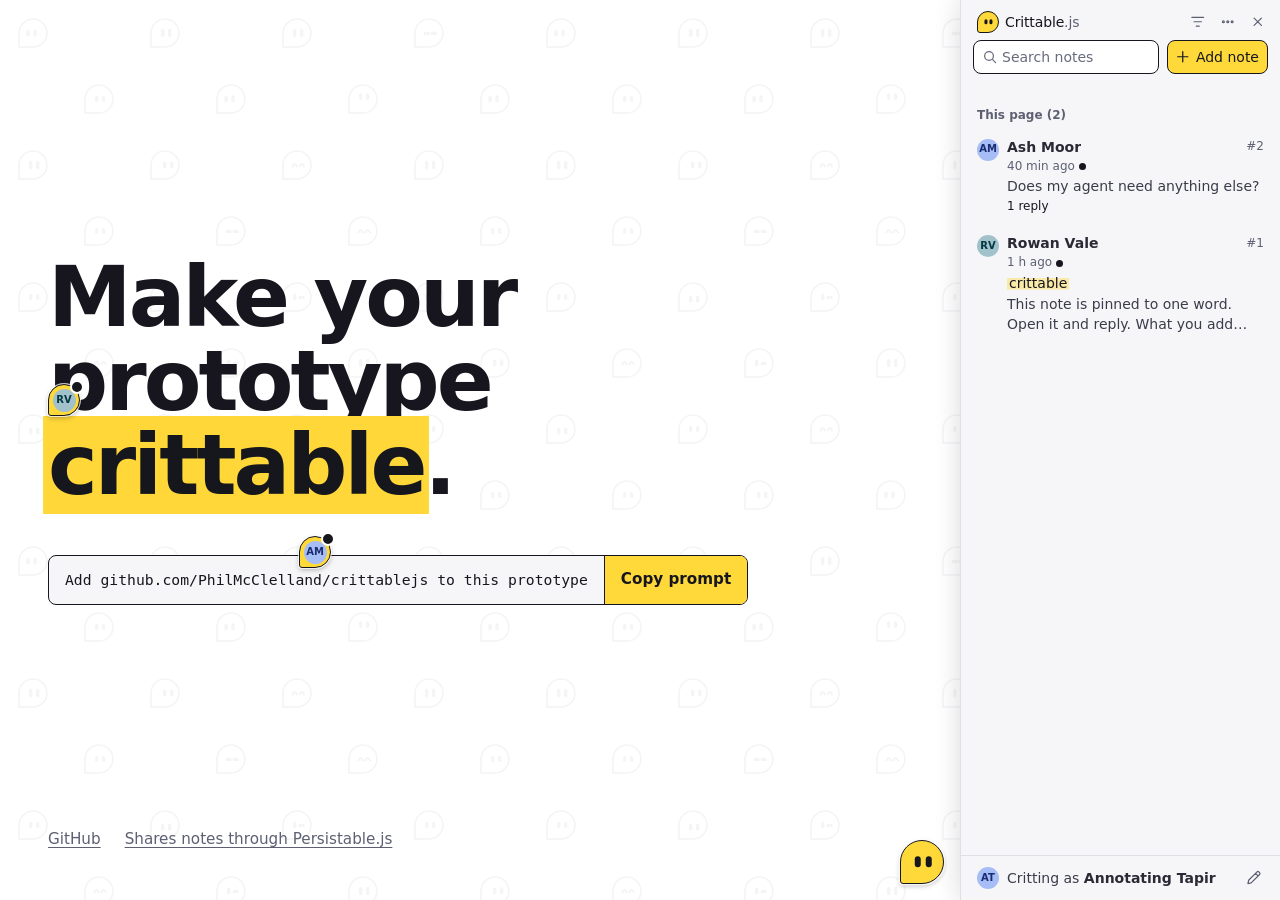
<file: index.html>
<!doctype html>
<html lang="en" data-theme="light">
<head>
<meta charset="utf-8">
<meta name="viewport" content="width=device-width, initial-scale=1">
<meta name="color-scheme" content="light">
<link rel="icon" type="image/svg+xml" href="site/favicon.svg">
<title>Crittable.js</title>
<meta name="description" content="Make any coded prototype crittable: people pin a note to any spot on the page.">
<link rel="stylesheet" href="site/tokens.css">
<style>
/* Always paper: the page is fixed to light (data-theme on the root), and the tool on it starts in light to match, because
   ink and highlighter only read literally on paper. A reader can still switch the tool in its own menu.
   The landing page is a host page like any other: it uses the Ink and Highlighter tokens (site/tokens.css, generated)
   and the tool runs on top of it. Colour here is ink on paper; yellow is only ever a fill behind ink. */
*{box-sizing:border-box}
html{-webkit-text-size-adjust:100%}
/* the page is not the panel: the panel is `base`, so the page takes the raised surface (white in light, a lifted grey in dark) */
body{margin:0;background:var(--cm-raised);color:var(--cm-text);font:17px/1.55 var(--cm-font);-webkit-font-smoothing:antialiased}
/* ground: a plain array of the mark, each with its own look on its face, ink at a few percent (scripts/landing_ground.js draws it).
   A mask, so the ink is the token and follows the theme. */
body::before{content:"";position:fixed;inset:0;z-index:-1;pointer-events:none;background:var(--cm-text);opacity:.045;
  -webkit-mask:var(--crowd) 0 0/var(--crowd-size) var(--crowd-size);mask:var(--crowd) 0 0/var(--crowd-size) var(--crowd-size)}
/* ground:start */:root{--crowd:url("data:image/svg+xml,%3Csvg xmlns='http://www.w3.org/2000/svg' viewBox='0 0 528 528'%3E%3Cstyle%3E*{fill:none;stroke:black;stroke-width:1.6;stroke-linecap:round;stroke-linejoin:round}.b{stroke-width:3.4}.fine{stroke-width:1.9}%3C/style%3E%3Cg transform='translate(33 33)'%3E%3Cpath d='M-14 14V0a14 14 0 1 1 14 14z'/%3E%3Cpath class='b' d='M-4.9 -1.7v3.4M2.1 -1.7v3.4'/%3E%3C/g%3E%3Cg transform='translate(165 33)'%3E%3Cpath d='M-14 14V0a14 14 0 1 1 14 14z'/%3E%3Cpath class='b' d='M-2.3 -2.6v5.2M4.7 -2.6v5.2'/%3E%3C/g%3E%3Cg transform='translate(297 33)'%3E%3Cpath d='M-14 14V0a14 14 0 1 1 14 14z'/%3E%3Cpath class='b' d='M-2.3 -2.6v5.2M4.7 -2.6v5.2'/%3E%3C/g%3E%3Cg transform='translate(429 33)'%3E%3Cpath d='M-14 14V0a14 14 0 1 1 14 14z'/%3E%3Cpath class='b' d='M-3.8 0.4h3M3.2 0.4h3'/%3E%3C/g%3E%3Cg transform='translate(99 99)'%3E%3Cpath d='M-14 14V0a14 14 0 1 1 14 14z'/%3E%3Cpath class='b' d='M-2.3 -1.3v2.6M4.7 -1.3v2.6'/%3E%3C/g%3E%3Cg transform='translate(231 99)'%3E%3Cpath d='M-14 14V0a14 14 0 1 1 14 14z'/%3E%3Cpath class='b' d='M-4.9 -1.7v3.4M2.1 -1.7v3.4'/%3E%3C/g%3E%3Cg transform='translate(363 99)'%3E%3Cpath d='M-14 14V0a14 14 0 1 1 14 14z'/%3E%3Cpath class='b' d='M-2.3 -4.1v3.4M4.7 -4.1v3.4'/%3E%3C/g%3E%3Cg transform='translate(495 99)'%3E%3Cpath d='M-14 14V0a14 14 0 1 1 14 14z'/%3E%3Cpath class='b' d='M-4.9 -1.7v3.4M2.1 -1.7v3.4'/%3E%3C/g%3E%3Cg transform='translate(33 165)'%3E%3Cpath d='M-14 14V0a14 14 0 1 1 14 14z'/%3E%3Cpath class='b' d='M-2.3 -2.6v5.2M4.7 -2.6v5.2'/%3E%3C/g%3E%3Cg transform='translate(165 165)'%3E%3Cpath d='M-14 14V0a14 14 0 1 1 14 14z'/%3E%3Cpath class='b' d='M-0.3 -1.7v3.4M6.7 -1.7v3.4'/%3E%3C/g%3E%3Cg transform='translate(297 165)'%3E%3Cpath d='M-14 14V0a14 14 0 1 1 14 14z'/%3E%3Cpath class='b fine' d='M-4.6 1.5q2.3 -5 4.6 0M2.4 1.5q2.3 -5 4.6 0'/%3E%3C/g%3E%3Cg transform='translate(429 165)'%3E%3Cpath d='M-14 14V0a14 14 0 1 1 14 14z'/%3E%3Cpath class='b' d='M-2.3 -2.6v5.2M4.7 -2.6v5.2'/%3E%3C/g%3E%3Cg transform='translate(99 231)'%3E%3Cpath d='M-14 14V0a14 14 0 1 1 14 14z'/%3E%3Cpath class='b' d='M-2.3 -1.3v2.6M4.7 -1.3v2.6'/%3E%3C/g%3E%3Cg transform='translate(231 231)'%3E%3Cpath d='M-14 14V0a14 14 0 1 1 14 14z'/%3E%3Cpath class='b' d='M-3.8 0.4h3M3.2 0.4h3'/%3E%3C/g%3E%3Cg transform='translate(363 231)'%3E%3Cpath d='M-14 14V0a14 14 0 1 1 14 14z'/%3E%3Cpath class='b fine' d='M-4.6 1.5q2.3 -5 4.6 0M2.4 1.5q2.3 -5 4.6 0'/%3E%3C/g%3E%3Cg transform='translate(495 231)'%3E%3Cpath d='M-14 14V0a14 14 0 1 1 14 14z'/%3E%3Cpath class='b' d='M-2.3 -1.3v2.6M4.7 -1.3v2.6'/%3E%3C/g%3E%3Cg transform='translate(33 297)'%3E%3Cpath d='M-14 14V0a14 14 0 1 1 14 14z'/%3E%3Cpath class='b' d='M-2.3 -1.3v2.6M4.7 -1.3v2.6'/%3E%3C/g%3E%3Cg transform='translate(165 297)'%3E%3Cpath d='M-14 14V0a14 14 0 1 1 14 14z'/%3E%3Cpath class='b' d='M-2.3 0.5v3.4M4.7 0.5v3.4'/%3E%3C/g%3E%3Cg transform='translate(297 297)'%3E%3Cpath d='M-14 14V0a14 14 0 1 1 14 14z'/%3E%3Cpath class='b' d='M-2.3 -1.7v3.4M3.2 0.4h3'/%3E%3C/g%3E%3Cg transform='translate(429 297)'%3E%3Cpath d='M-14 14V0a14 14 0 1 1 14 14z'/%3E%3Cpath class='b' d='M-2.3 -1.3v2.6M4.7 -1.3v2.6'/%3E%3C/g%3E%3Cg transform='translate(99 363)'%3E%3Cpath d='M-14 14V0a14 14 0 1 1 14 14z'/%3E%3Cpath class='b fine' d='M-4.6 1.5q2.3 -5 4.6 0M2.4 1.5q2.3 -5 4.6 0'/%3E%3C/g%3E%3Cg transform='translate(231 363)'%3E%3Cpath d='M-14 14V0a14 14 0 1 1 14 14z'/%3E%3Cpath class='b' d='M-2.3 -1.7v3.4M3.2 0.4h3'/%3E%3C/g%3E%3Cg transform='translate(363 363)'%3E%3Cpath d='M-14 14V0a14 14 0 1 1 14 14z'/%3E%3Cpath class='b' d='M-2.3 -2.6v5.2M4.7 -2.6v5.2'/%3E%3C/g%3E%3Cg transform='translate(495 363)'%3E%3Cpath d='M-14 14V0a14 14 0 1 1 14 14z'/%3E%3Cpath class='b' d='M-0.3 -1.7v3.4M6.7 -1.7v3.4'/%3E%3C/g%3E%3Cg transform='translate(33 429)'%3E%3Cpath d='M-14 14V0a14 14 0 1 1 14 14z'/%3E%3Cpath class='b' d='M-2.3 0.5v3.4M4.7 0.5v3.4'/%3E%3C/g%3E%3Cg transform='translate(165 429)'%3E%3Cpath d='M-14 14V0a14 14 0 1 1 14 14z'/%3E%3Cpath class='b' d='M-2.3 -1.3v2.6M4.7 -1.3v2.6'/%3E%3C/g%3E%3Cg transform='translate(297 429)'%3E%3Cpath d='M-14 14V0a14 14 0 1 1 14 14z'/%3E%3Cpath class='b fine' d='M-4.6 1.5q2.3 -5 4.6 0M2.4 1.5q2.3 -5 4.6 0'/%3E%3C/g%3E%3Cg transform='translate(429 429)'%3E%3Cpath d='M-14 14V0a14 14 0 1 1 14 14z'/%3E%3Cpath class='b' d='M-2.3 -1.3v2.6M4.7 -1.3v2.6'/%3E%3C/g%3E%3Cg transform='translate(99 495)'%3E%3Cpath d='M-14 14V0a14 14 0 1 1 14 14z'/%3E%3Cpath class='b' d='M-2.3 -1.3v2.6M4.7 -1.3v2.6'/%3E%3C/g%3E%3Cg transform='translate(231 495)'%3E%3Cpath d='M-14 14V0a14 14 0 1 1 14 14z'/%3E%3Cpath class='b' d='M-0.3 -1.7v3.4M6.7 -1.7v3.4'/%3E%3C/g%3E%3Cg transform='translate(363 495)'%3E%3Cpath d='M-14 14V0a14 14 0 1 1 14 14z'/%3E%3Cpath class='b' d='M-4.9 -1.7v3.4M2.1 -1.7v3.4'/%3E%3C/g%3E%3Cg transform='translate(495 495)'%3E%3Cpath d='M-14 14V0a14 14 0 1 1 14 14z'/%3E%3Cpath class='b' d='M-2.3 -1.3v2.6M4.7 -1.3v2.6'/%3E%3C/g%3E%3C/svg%3E");--crowd-size:528px}/* ground:end */
.page{min-height:100vh;min-height:100svh;max-width:60rem;margin:0 auto;padding:clamp(1.5rem,5vw,3rem) clamp(1.25rem,5vw,3rem);display:flex;flex-direction:column}
.first{flex:1;display:flex;flex-direction:column;justify-content:center;padding:2rem 0 3rem}
a{color:inherit;text-underline-offset:3px}
a:focus-visible,button:focus-visible{outline:2px solid var(--cm-focus);outline-offset:2px}

/* now and then one face in the crowd perks up: it darkens a little, bobs and blinks, then settles back into the crowd.
   A patch of page colour covers that face in the tile and carries a copy of it, which does the moving. The mark's own
   timing and curves, from the tokens; at rest the copy is exactly as faint as the tile, so nothing shows between turns. */
.blinker{position:fixed;left:0;top:0;z-index:-1;width:34px;height:34px;background:var(--cm-raised);pointer-events:none;visibility:hidden}
.blinker b{position:absolute;left:2.2px;top:2.2px;width:29.6px;height:29.6px;border:1.6px solid var(--cm-text);border-radius:50% 50% 50% 0;opacity:.045}
.blinker i{position:absolute;left:9.2px;top:10.2px;width:3.4px;height:6px;border-radius:var(--cm-r-full);background:var(--cm-text)}
.blinker i+i{left:16.2px}
.blinker.on{visibility:visible}
.blinker.on b{animation:crowd-perk calc(var(--cm-mark-blink)*3) var(--cm-ease)}
.blinker.on i{animation:crowd-blink var(--cm-mark-blink) calc(var(--cm-mark-blink)*1.1)}
@keyframes crowd-perk{22%,70%{opacity:.2;translate:0 -2px}}
@keyframes crowd-blink{from{animation-timing-function:var(--cm-mark-shut)}34%,50%{transform:scaleY(.2);animation-timing-function:var(--cm-mark-open)}}

h1{margin:0;font-size:clamp(2.6rem,9vw,5.25rem);line-height:1;letter-spacing:-.035em;font-weight:700;text-wrap:balance}
/* the word a note is pinned to keeps a highlighter wash, exactly as the tool marks quoted words */
h1 .q{background:var(--cm-accent);color:var(--cm-pin-ink);padding:0 .06em;margin:0 -.06em;box-decoration-break:clone;-webkit-box-decoration-break:clone}

/* the way in: one line to hand to a coding agent */
.snippet{margin-top:clamp(2rem,5vw,3rem);width:fit-content;max-width:100%;display:flex;align-items:stretch;border:1px solid var(--cm-control-edge);border-radius:var(--cm-r-md);background:var(--cm-base);overflow:hidden}
.snippet code{flex:1;min-width:0;padding:.8rem 1rem;font:.92rem/1.5 ui-monospace,SFMono-Regular,Menlo,Consolas,monospace;color:var(--cm-text);overflow-wrap:anywhere}
.snippet button{flex:none;border:0;border-left:1px solid var(--cm-control-edge);padding:0 1rem;min-width:8rem;background:var(--cm-accent);color:var(--cm-on-accent);font:inherit;font-size:.95rem;font-weight:var(--cm-fw-strong);cursor:pointer;transition:background-color var(--cm-fast) var(--cm-ease)}
.snippet button:hover{background:var(--cm-accent-deep)}

footer{color:var(--cm-text-meta);font-size:.95rem;display:flex;flex-wrap:wrap;gap:.5rem 1.5rem}
footer{padding-right:4.5rem}   /* the tool's launcher sits in the bottom right corner */
/* on a phone the tool's launcher sits in the bottom corner: keep the links clear of it */
@media (max-width:40rem){.page{padding-bottom:5.5rem}}
</style>
</head>
<body>
<span class="blinker" id="blinker" aria-hidden="true"><b><i></i><i></i></b></span>
<main class="page">
  <div class="first">
    <h1 id="hero-line">Make your prototype <span class="q">crittable</span>.</h1>
    <div class="snippet">
      <code id="tag">Add github.com/PhilMcClelland/crittablejs to this prototype</code>
      <button type="button" id="copy" aria-live="polite">Copy prompt</button>
    </div>
  </div>
  <footer>
    <a href="https://github.com/PhilMcClelland/crittablejs">GitHub</a>
    <a href="https://persistablejs.philmcclelland.com">Shares notes through Persistable.js</a>
  </footer>
</main>

<script>
/* Copy the install line. */
(function () {
  var btn = document.getElementById('copy'), text = document.getElementById('tag').textContent, back = 0;
  function done(ok) { btn.textContent = ok ? 'Copied' : 'Press Ctrl+C'; clearTimeout(back); back = setTimeout(function () { btn.textContent = 'Copy prompt'; }, 1600); }
  btn.addEventListener('click', function () {
    if (navigator.clipboard && navigator.clipboard.writeText) { navigator.clipboard.writeText(text).then(function () { done(true); }, pick); } else pick();
  });
  function pick() {   // no clipboard permission: select the line so the reader can copy it themselves
    var r = document.createRange(); r.selectNodeContents(document.getElementById('tag'));
    var s = getSelection(); s.removeAllRanges(); s.addRange(r); done(false);
  }
})();

/* The crowd in the background: every two to five seconds one plain face that the reader can see perks up and blinks. Not for readers who ask for less motion. */
/* crowd:start */var CROWD = {"tile":528,"left":-2.3,"right":4.7,"open":[[99,99],[99,231],[495,231],[33,297],[429,297],[165,429],[429,429],[99,495],[495,495]]};/* crowd:end */
(function () {
  var el = document.getElementById('blinker');
  if (!el || !CROWD.open.length || (window.matchMedia && matchMedia('(prefers-reduced-motion: reduce)').matches)) return;
  function blink() {
    setTimeout(blink, 2200 + Math.random() * 3300);
    if (document.hidden) return;
    /* only faces a reader can see: inside the view, and not under the tool's panel (which pads the page aside when open) */
    var root = document.documentElement, T = CROWD.tile, seen = [];
    var lo = parseFloat(getComputedStyle(root).paddingLeft) || 0, hi = innerWidth - (parseFloat(getComputedStyle(root).paddingRight) || 0);
    for (var tx = 0; tx < innerWidth; tx += T) for (var ty = 0; ty < innerHeight; ty += T) CROWD.open.forEach(function (at) {
      var x = at[0] + tx, y = at[1] + ty;
      if (x > lo + 20 && x < hi - 20 && y > 20 && y < innerHeight - 20) seen.push([x, y]);
    });
    if (!seen.length) return;
    var pick = seen[Math.floor(Math.random() * seen.length)];
    el.style.transform = 'translate(' + (pick[0] - 17) + 'px,' + (pick[1] - 17) + 'px)';
    el.classList.remove('on'); void el.offsetWidth; el.classList.add('on');
  }
  el.addEventListener('animationend', function (e) { if (e.animationName === 'crowd-perk') el.classList.remove('on'); });
  setTimeout(blink, 2500);
})();

/* The tool on this page is for trying. It starts with two sample notes, and what a visitor adds is kept for this tab only:
   no note is sent anywhere, nothing a visitor writes is shown to anyone else, and it is gone when the tab closes. (The
   host adds its own page-view counter to the page, with no cookies; it sees that the page was opened, never a note.) */
window.CRITTABLE_CONFIG = { storagePrefix: 'crittable-site', storage: 'session', productName: 'Crittable.js', panelOpen: 'always', theme: 'light' };
(function () {
  var KEY = 'crittable-site.threads';
  try {
    if (sessionStorage.getItem(KEY)) return;
    var path = location.pathname, route = (/\/index\.html?$/.test(path) ? path.slice(0, path.lastIndexOf('/') + 1) : path) || '/';
    route += location.search;
    var line = document.getElementById('hero-line').textContent, word = 'crittable', at = line.indexOf(word), now = Date.now();
    var who = function (id, name) { return { authorId: id, authorName: name }; };
    var note = function (id, p, text, mins, anchor, replies) {
      return Object.assign({ v: 1, id: id, text: text, created: now - mins * 6e4, updated: now - mins * 6e4, route: route, resolved: false, anchor: anchor, replies: replies || [] }, p);
    };
    var rowan = who('sample-rowan', 'Rowan Vale'), ash = who('sample-ash', 'Ash Moor');
    sessionStorage.setItem(KEY, JSON.stringify([
      note('sample-1', rowan, 'This note is pinned to one word. Open it and reply. What you add here is only for you, and only until you close the tab.', 95,
        { k: 'css', v: '#hero-line', dx: 40, dy: 40, sel: { text: word, from: at, to: at + word.length } }),
      note('sample-2', ash, 'Does my agent need anything else?', 40, { k: 'css', v: '#tag', dx: 250, dy: 12 },
        [Object.assign({ v: 1, id: 'sample-2-r1', text: 'No. AGENTS.md in the repository tells it what to copy and which tag to add.', at: now - 22 * 6e4 }, rowan)])
    ]));
  } catch (e) { /* storage is off: the tool still runs, with nothing kept */ }
})();
</script>
<script src="crittable/crittable.js"></script>
</body>
</html>
</file>
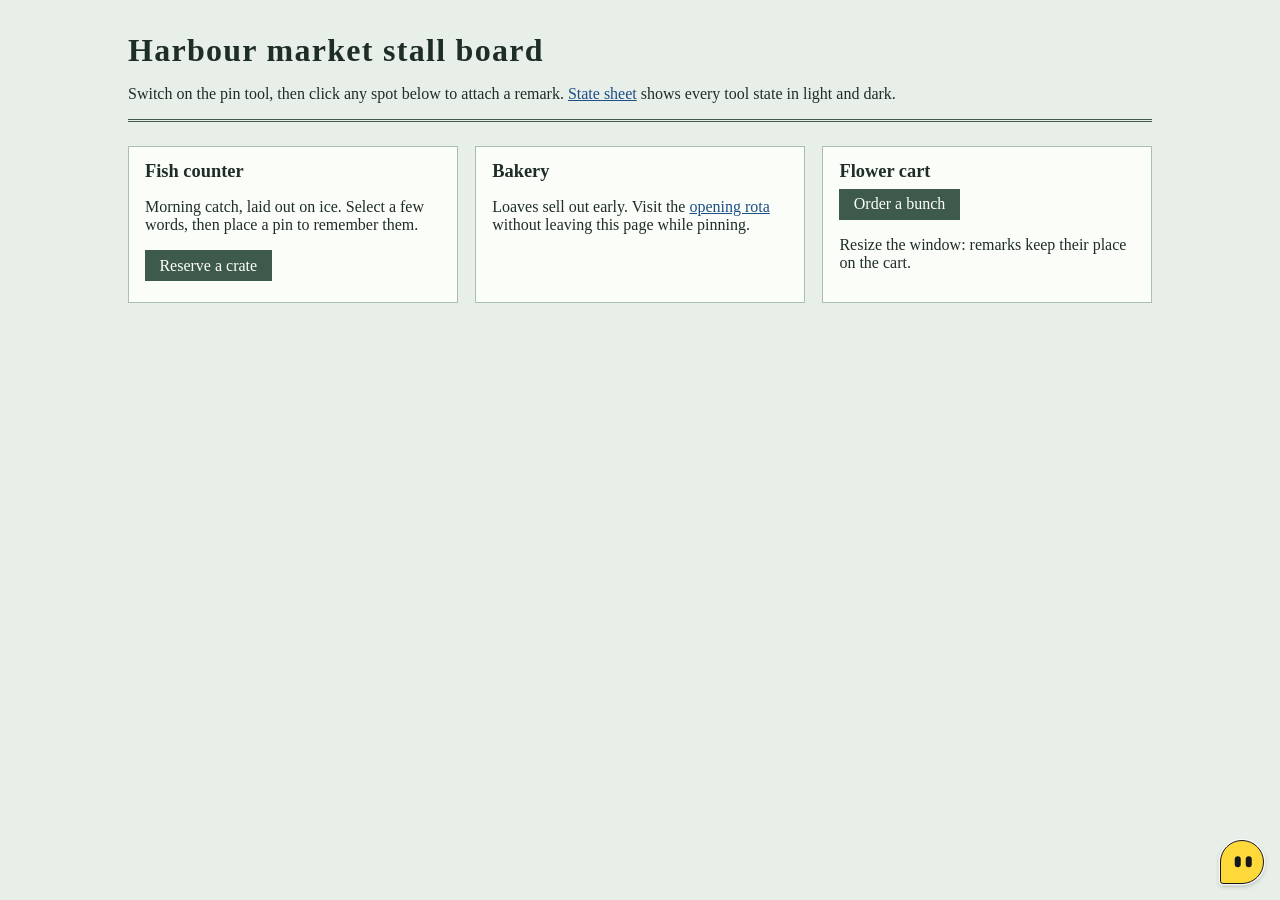
<file: sample/index.html>
<!DOCTYPE html>
<html lang="en">
<head>
<meta charset="utf-8">
<meta name="viewport" content="width=device-width, initial-scale=1">
<link rel="icon" type="image/svg+xml" href="../site/favicon.svg">
<title>Harbour market stall board</title>
<style>
  /* Stand-in host page. Its palette is its own (not the tool's tokens) so the demo shows the tool on a foreign page. */
  :root { --page-bg: #e8efe9; --page-ink: #1f2d27; --page-rule: #3d5a4a; --page-card: #fbfdf9; --page-edge: #a9bfb0; --page-btn: #3d5a4a; --page-btn-ink: #ffffff; --page-link: #1d4f86; }
  @media (prefers-color-scheme: dark) {
    :root { --page-bg: #121a16; --page-ink: #dde8e1; --page-rule: #7fb597; --page-card: #1b2620; --page-edge: #3a5044; --page-btn: #7fb597; --page-btn-ink: #0f1b15; --page-link: #8cc7ee; color-scheme: dark; }
  }
  html { background: var(--page-bg); }
  body { color: var(--page-ink); font-family: Georgia, serif; margin: 0 auto; max-width: 64rem; padding: 2rem 1.25rem 6rem; }
  a { color: var(--page-link); }
  .masthead { border-bottom: 0.2rem double var(--page-rule); margin-bottom: 1.5rem; }
  .masthead h1 { font-size: 2rem; letter-spacing: 0.04em; margin: 0; }
  .stalls { display: flex; flex-wrap: wrap; column-gap: 1.1rem; row-gap: 0.8rem; margin: 0; padding-left: 0; list-style-type: none; }
  .stalls > li { background: var(--page-card); border: 1px solid var(--page-edge); flex: 1 1 15rem; padding: 0.9rem 1rem; }
  .stalls h2 { font-size: 1.15rem; margin: 0 0 0.4rem; }
  .buy { background: var(--page-btn); border: 0; color: var(--page-btn-ink); font: inherit; padding: 0.4rem 0.9rem; }
  .closed-stall { display: none; }
</style>
</head>
<body>
<header class="masthead" id="market-head">
  <h1>Harbour market stall board</h1>
  <p>Switch on the pin tool, then click any spot below to attach a remark. <a href="states.html">State sheet</a> shows every tool state in light and dark.</p>
</header>
<ul class="stalls" id="stall-list">
  <li id="stall-fish"><h2>Fish counter</h2><p>Morning catch, laid out on ice. Select a few words, then place a pin to remember them.</p><button class="buy" type="button">Reserve a crate</button></li>
  <li id="stall-bread"><h2>Bakery</h2><p>Loaves sell out early. Visit the <a href="#/rota">opening rota</a> without leaving this page while pinning.</p></li>
  <li id="stall-flowers">
    <h2>Flower cart</h2>
    <button class="buy" type="button">Order a bunch</button>
    <p>Resize the window: remarks keep their place on the cart.</p>
  </li>
  <li class="closed-stall" id="stall-closed"><h2>Closed stall</h2></li>
</ul>
<script src="../crittable/crittable.js"></script>
</body>
</html>
</file>
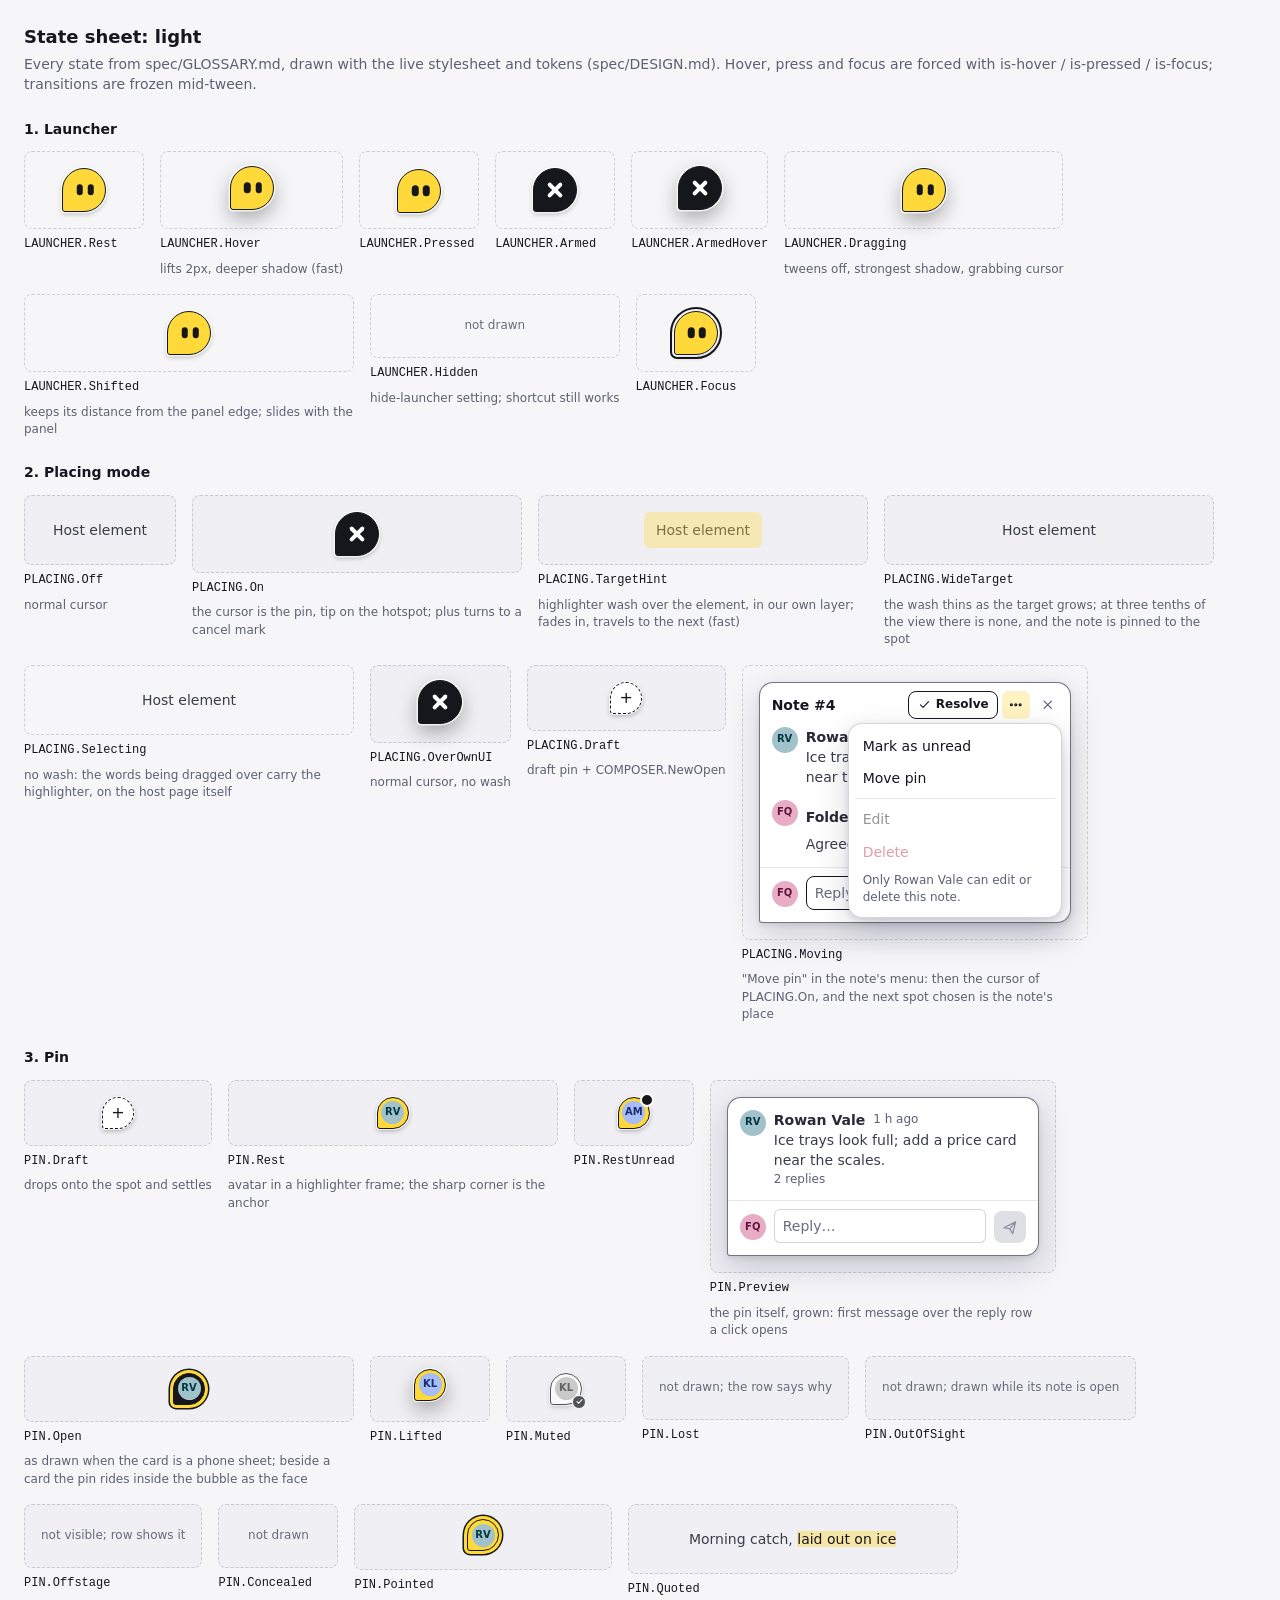
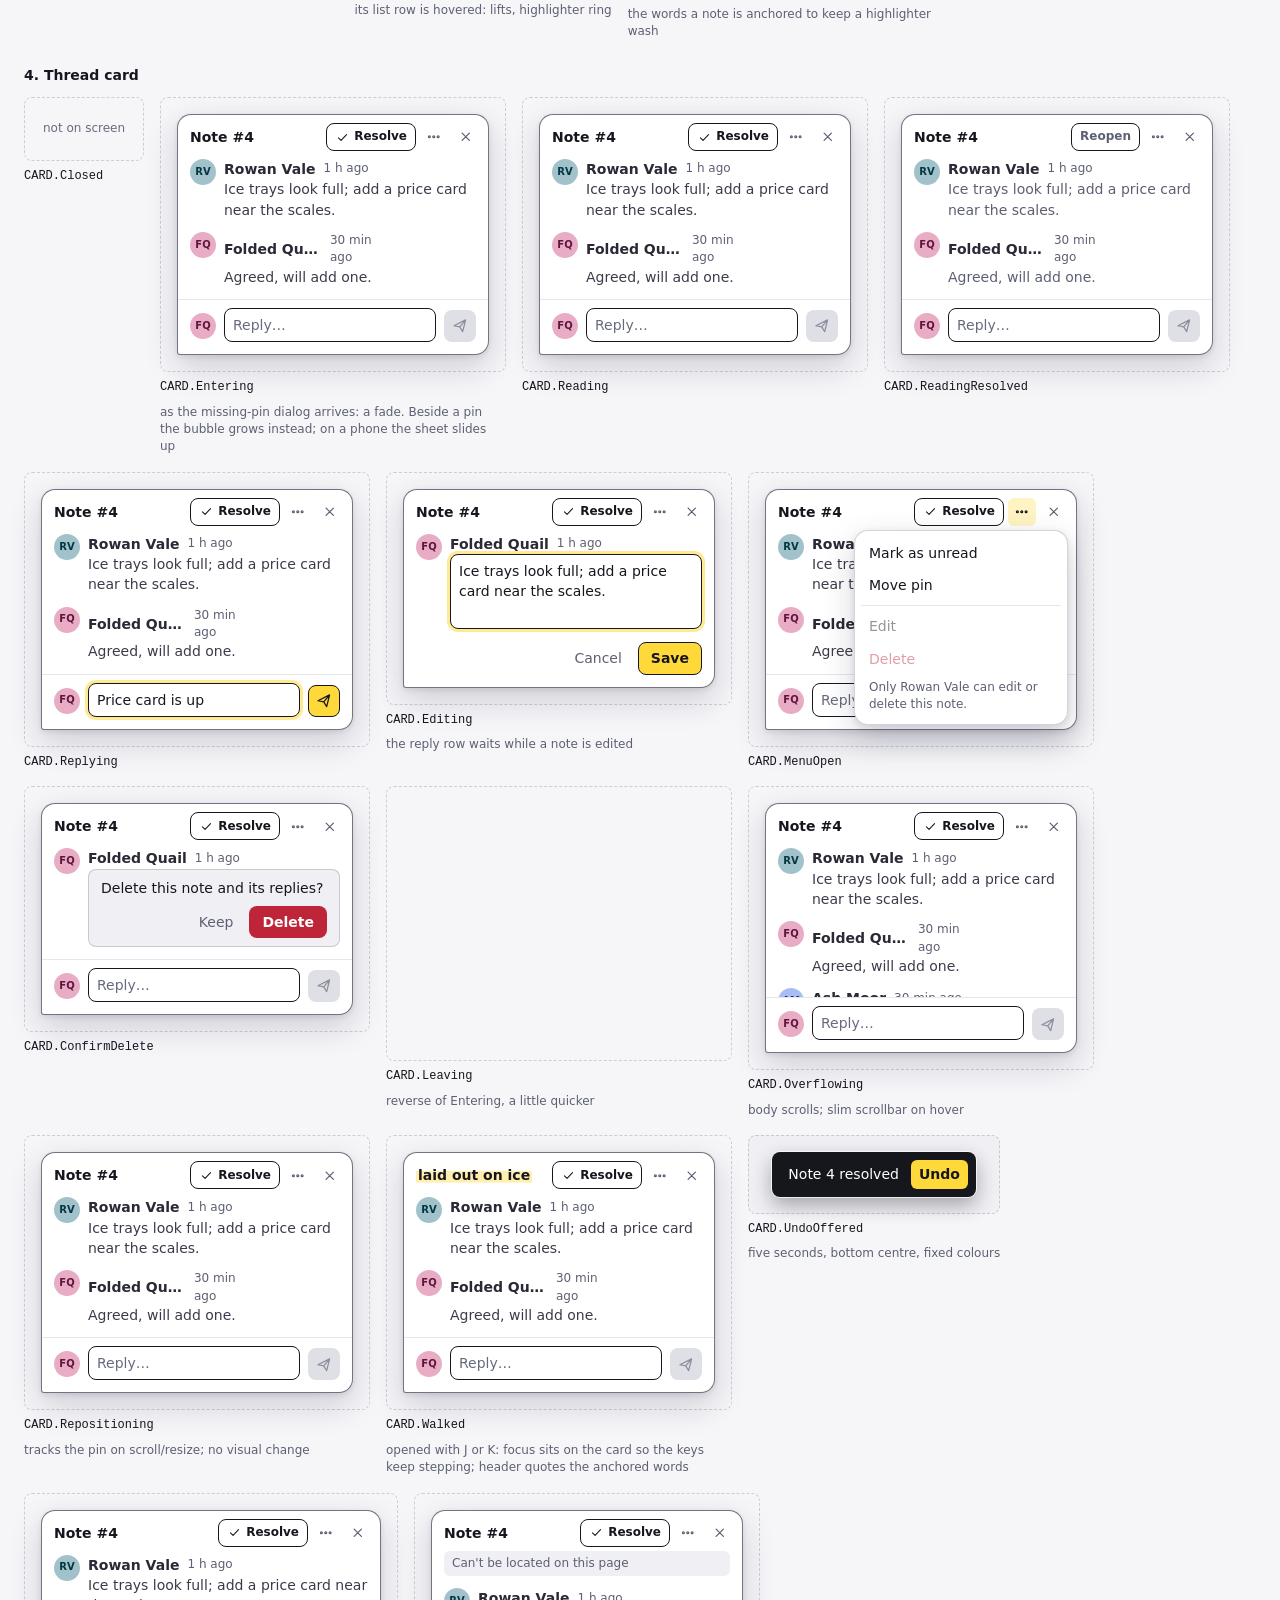
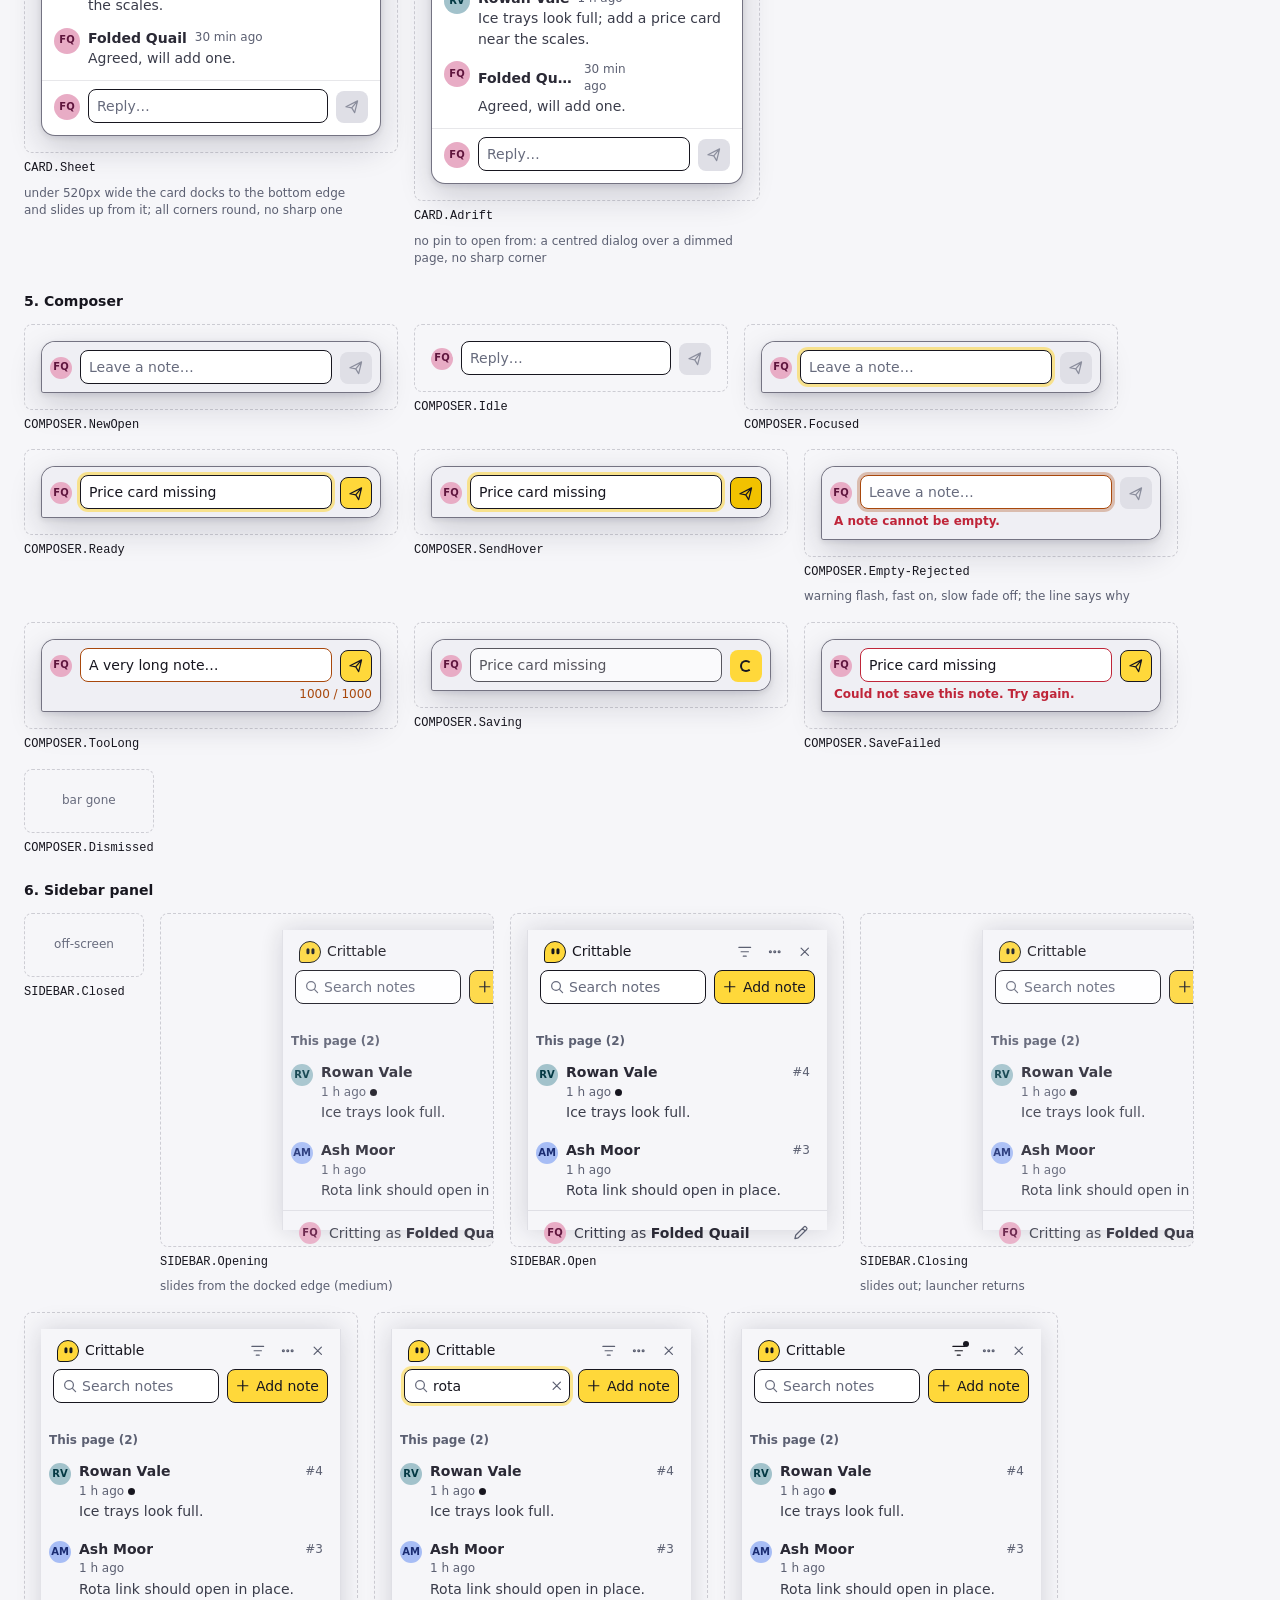
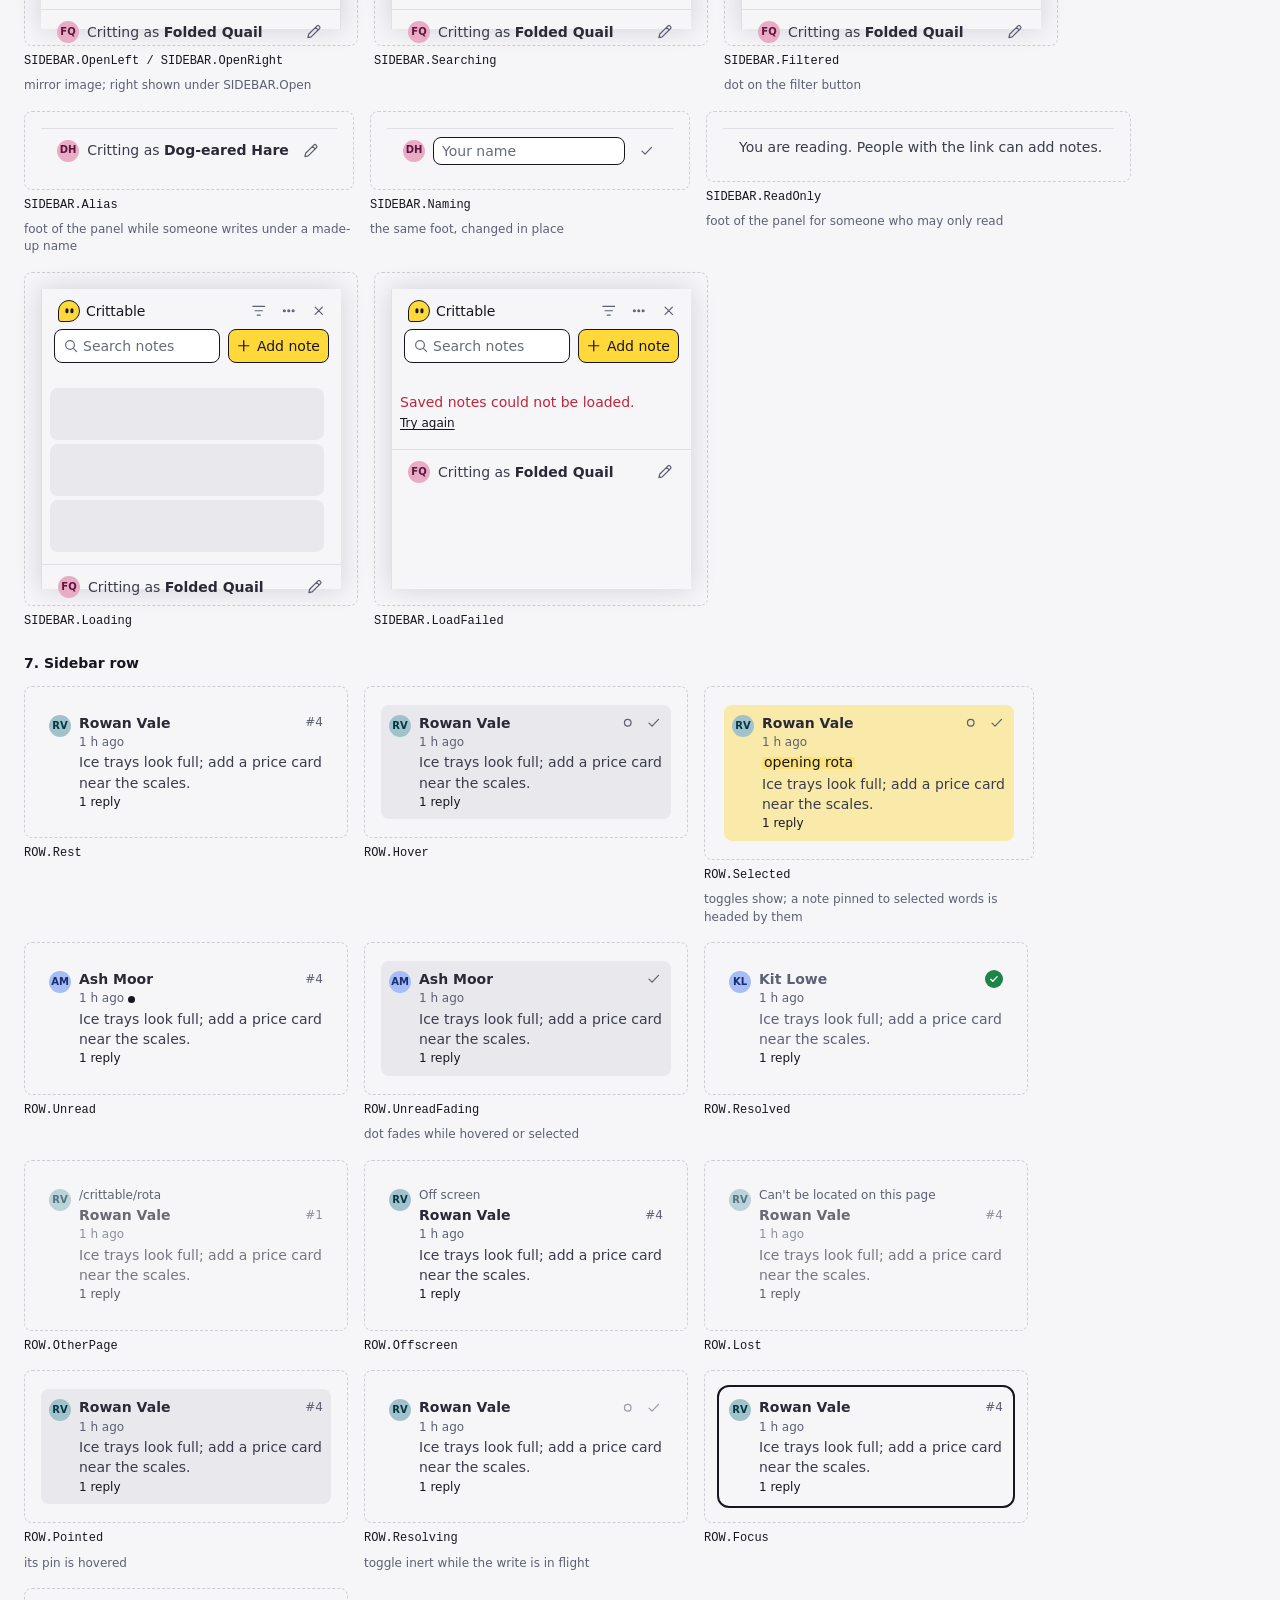
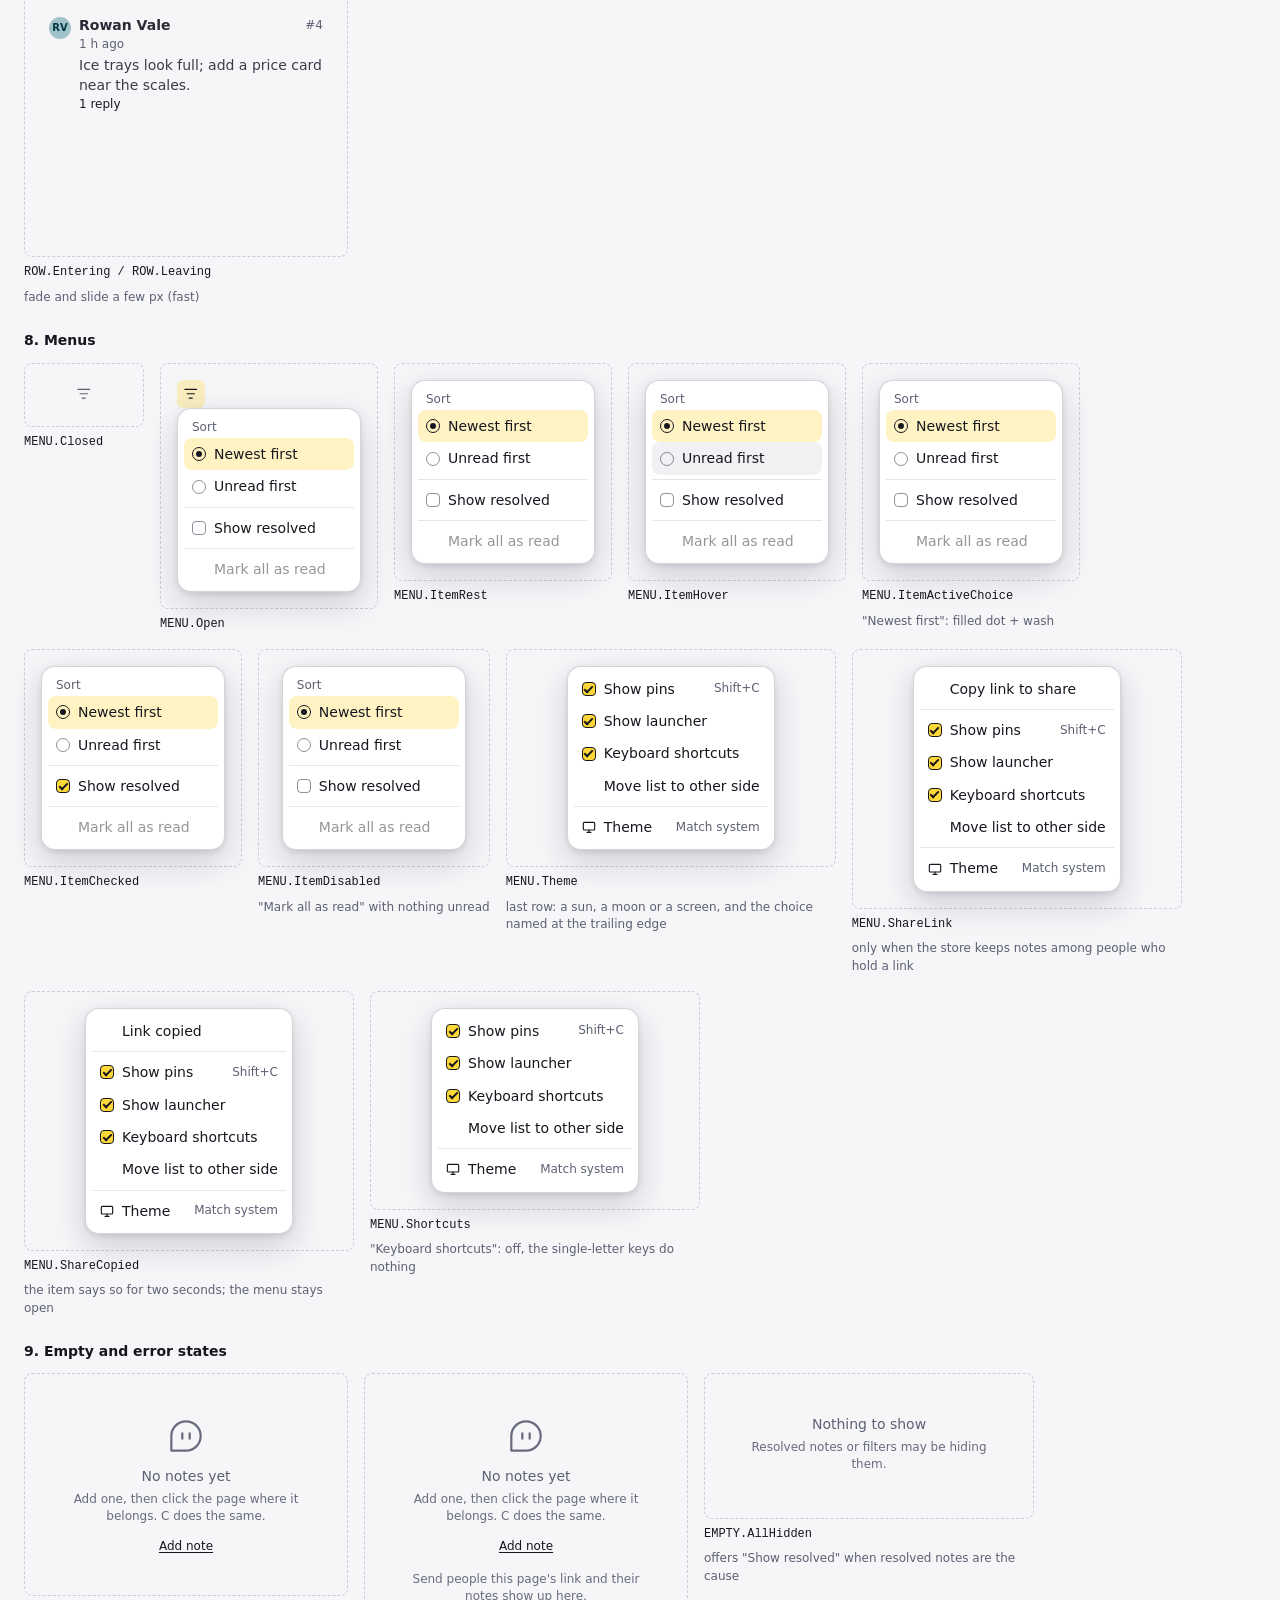
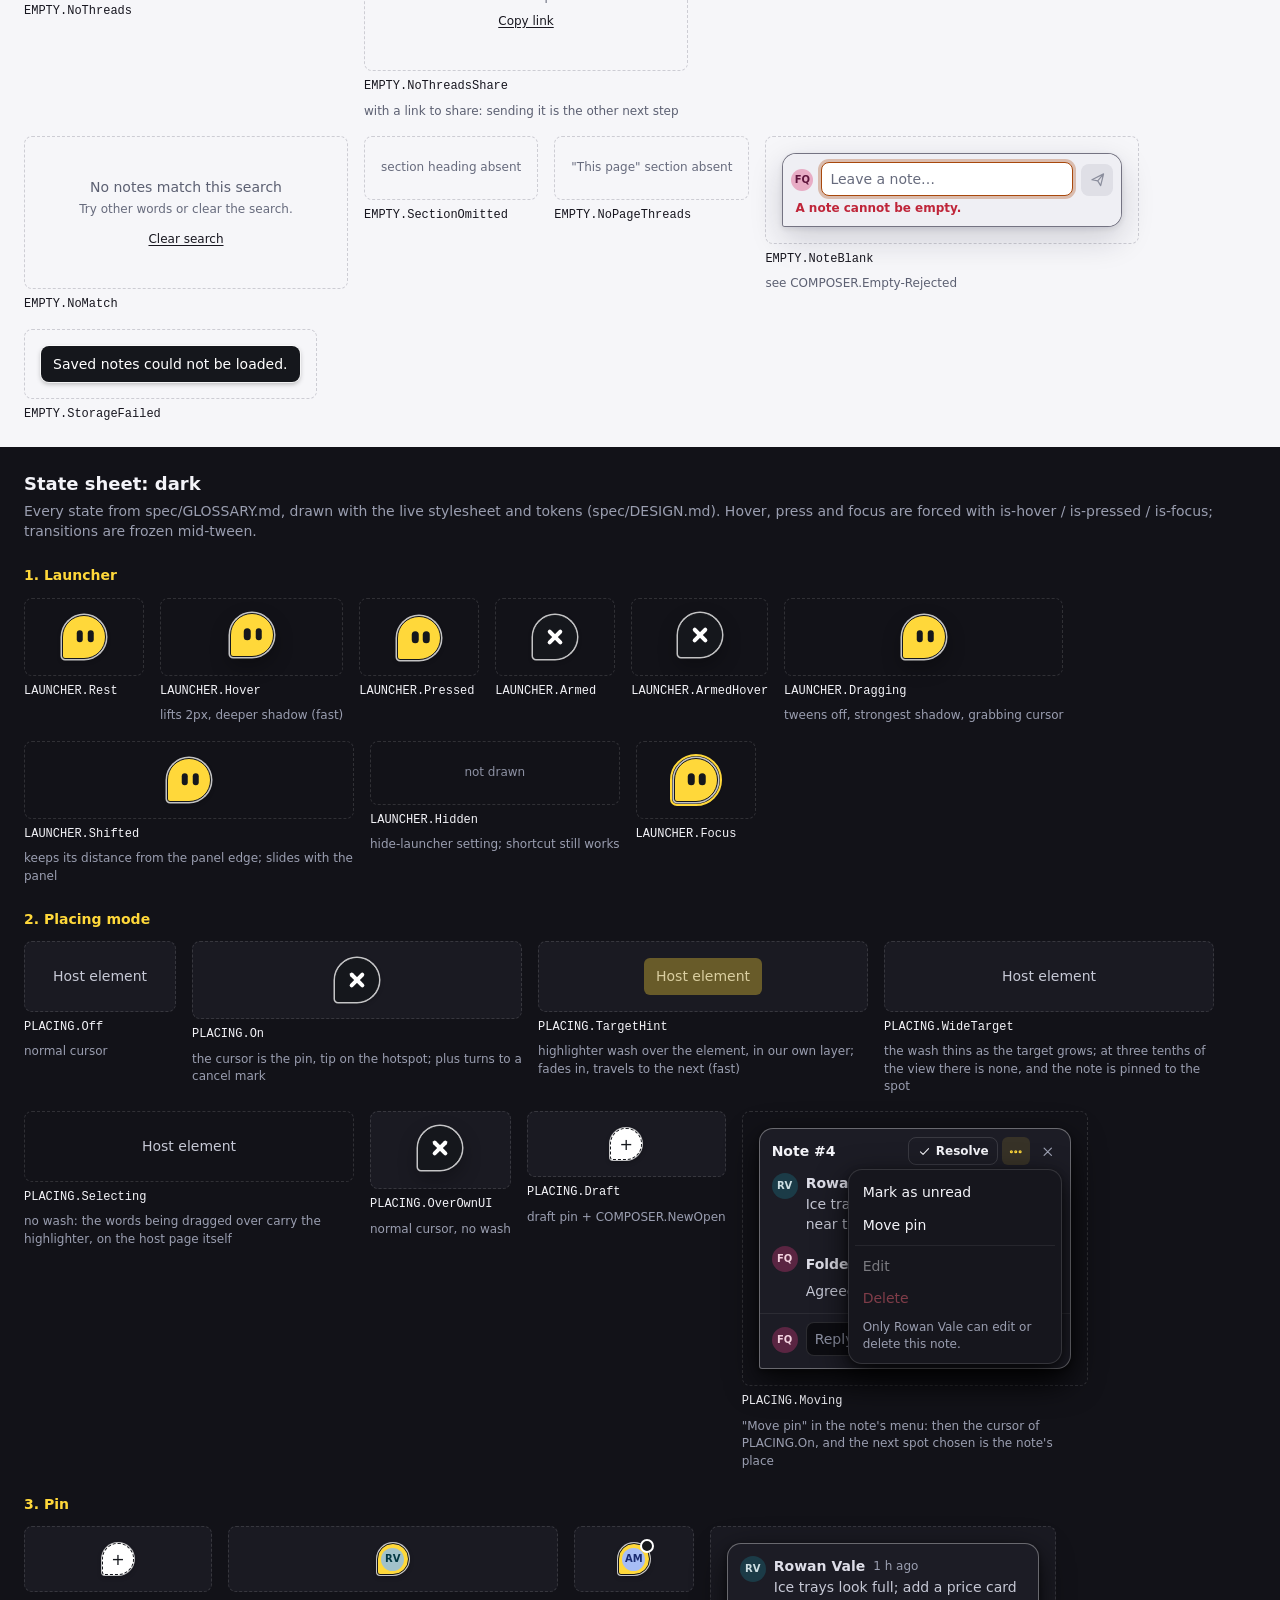
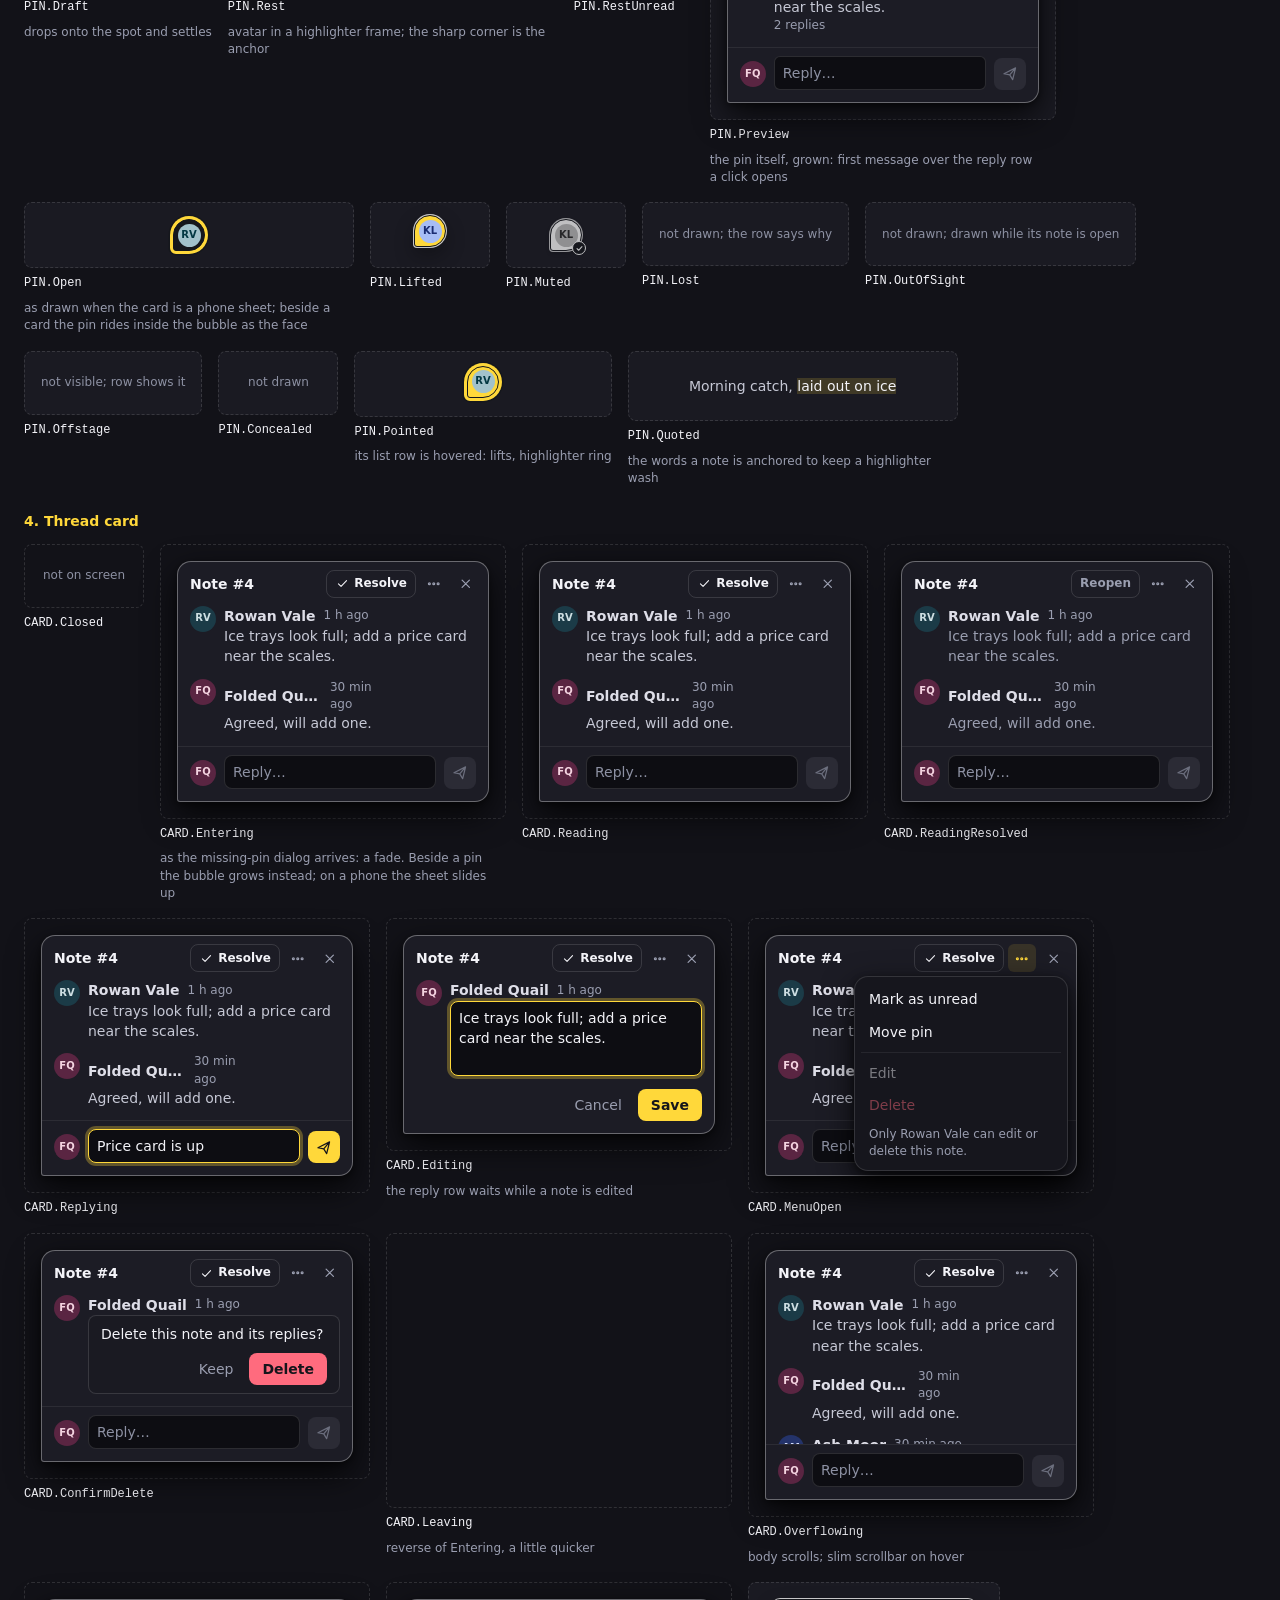
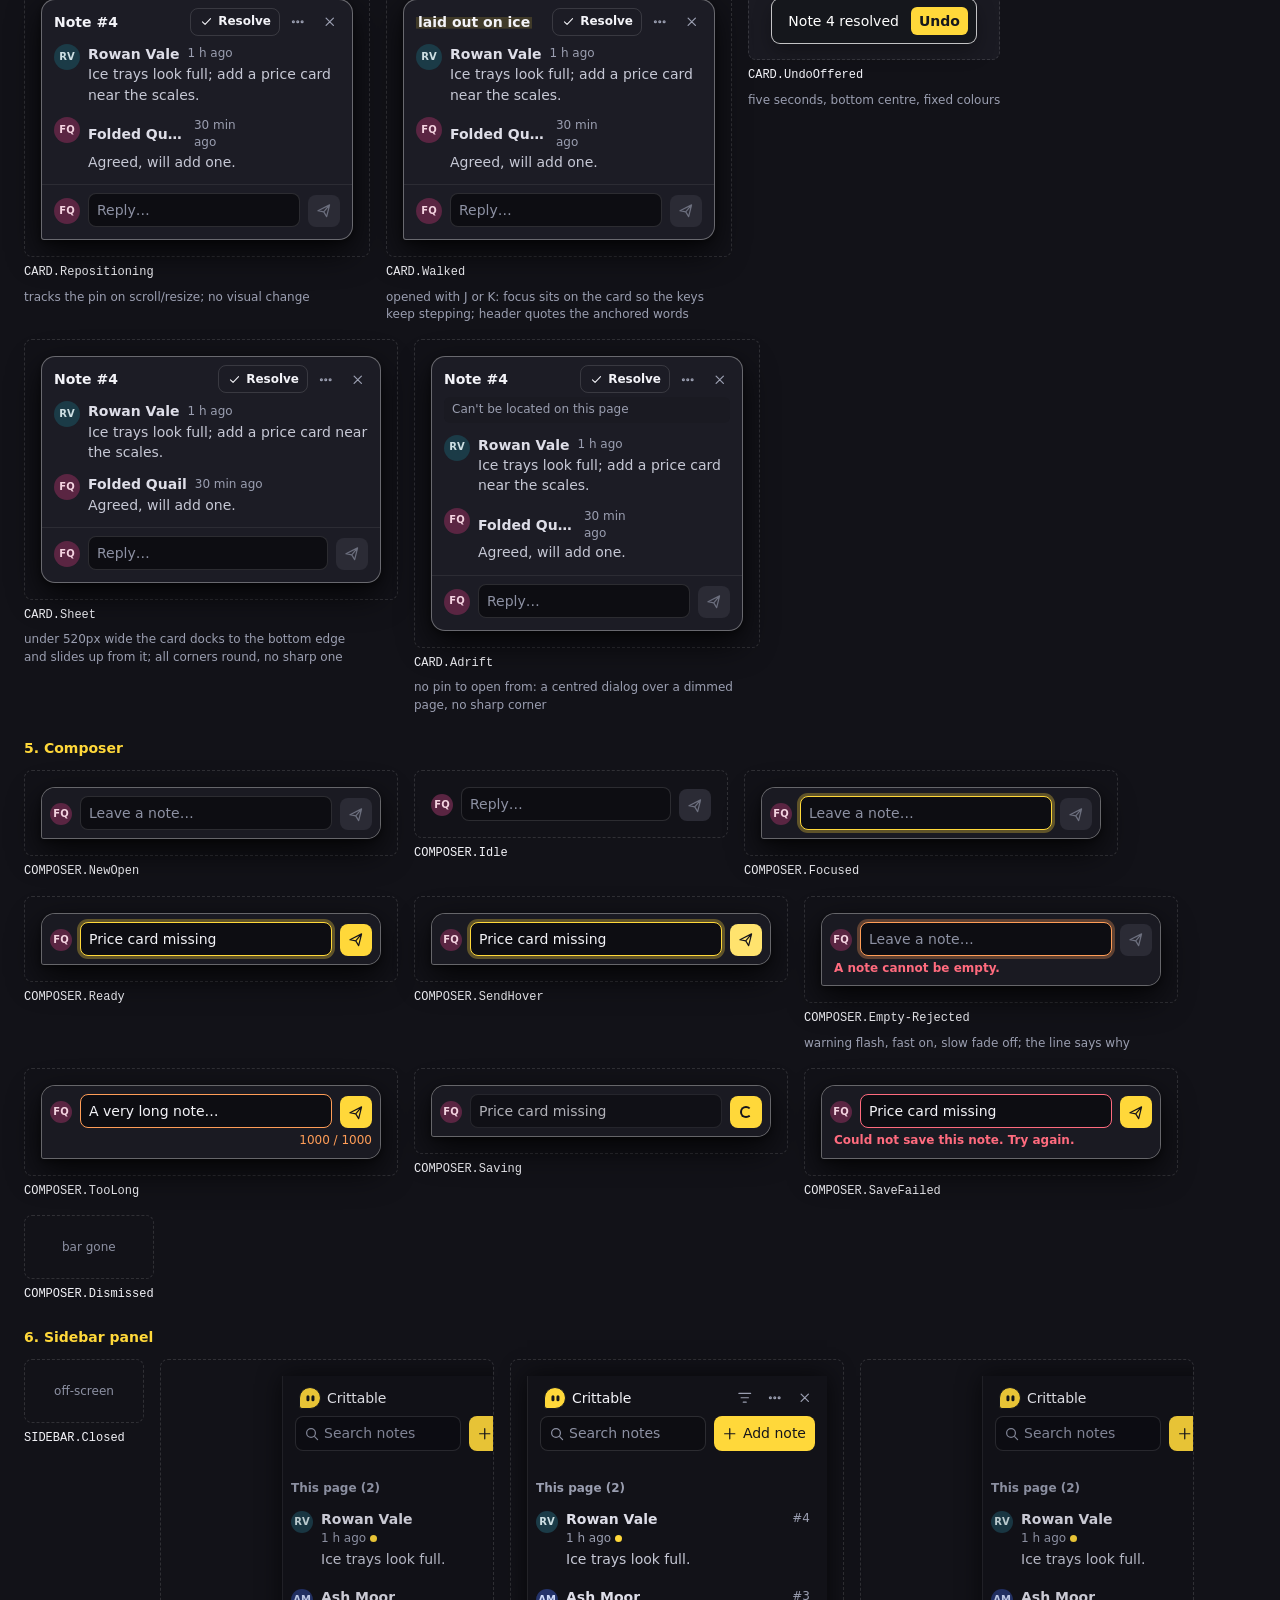
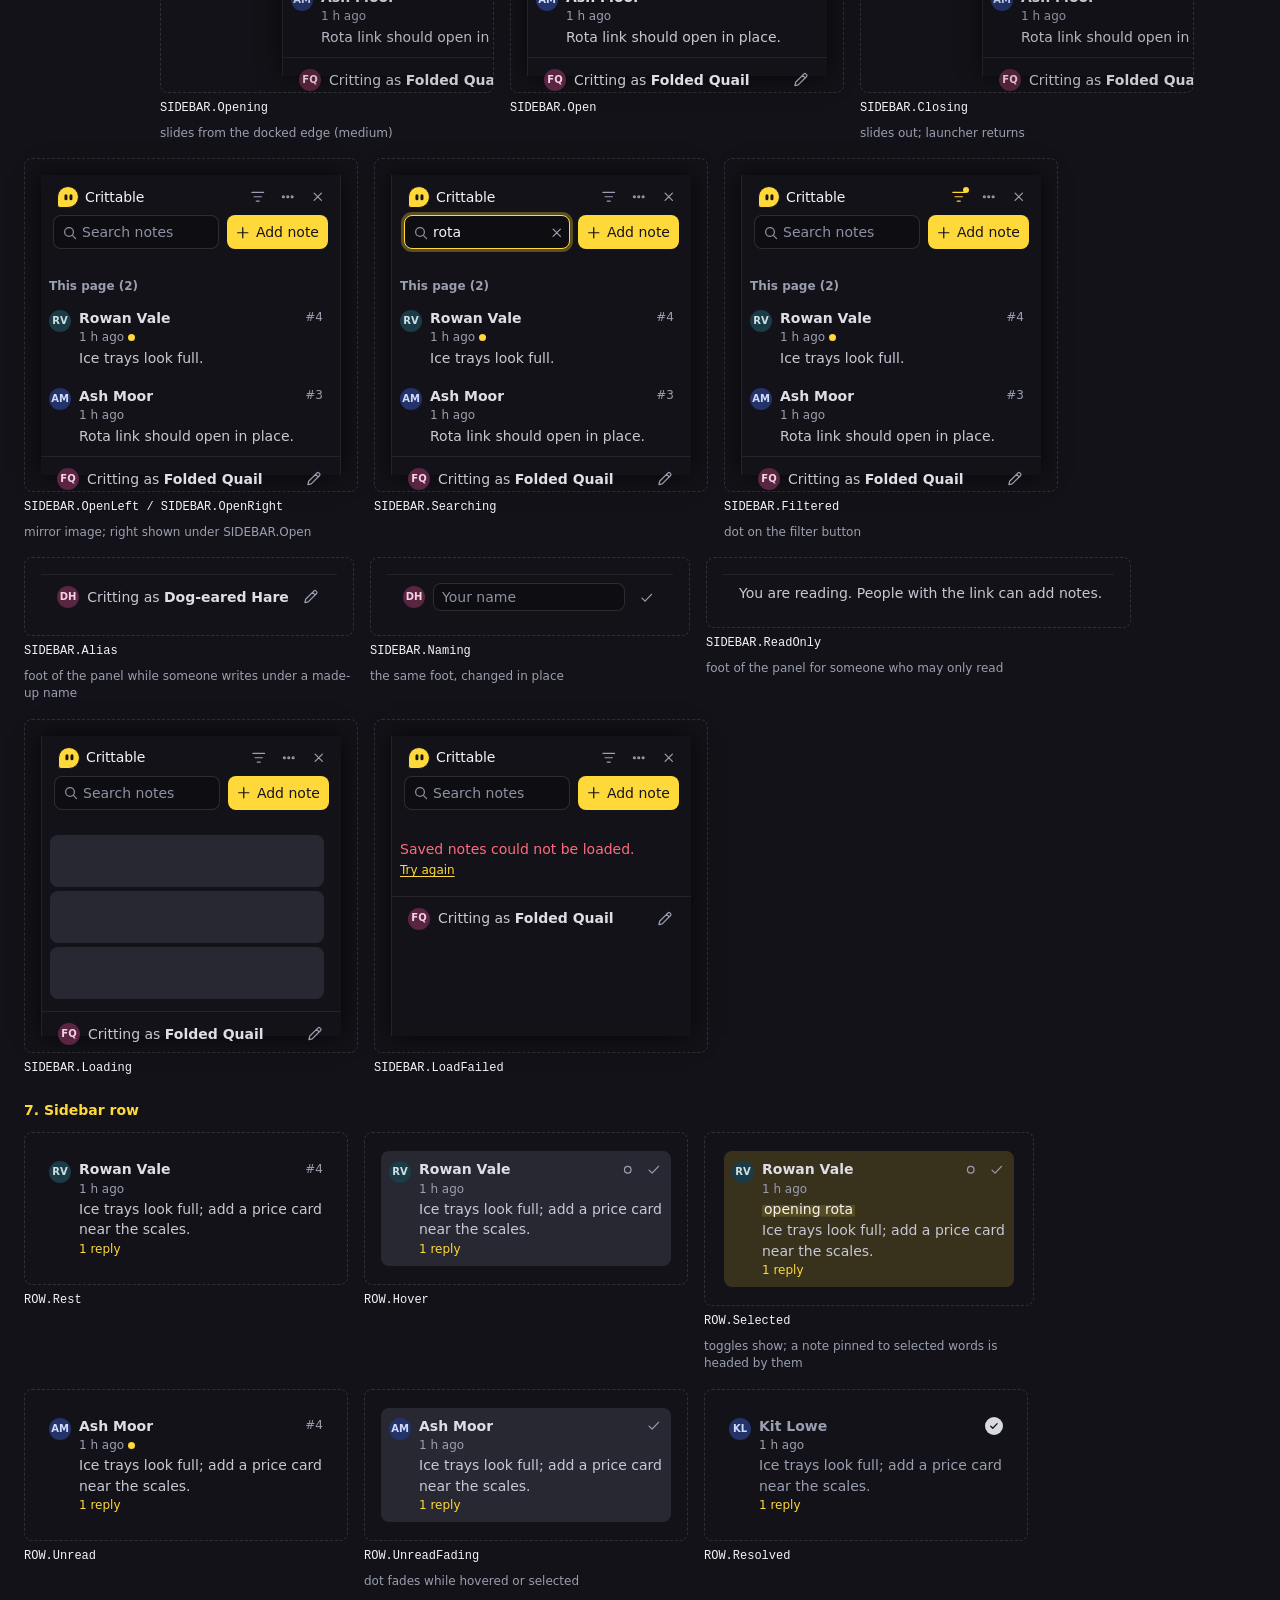
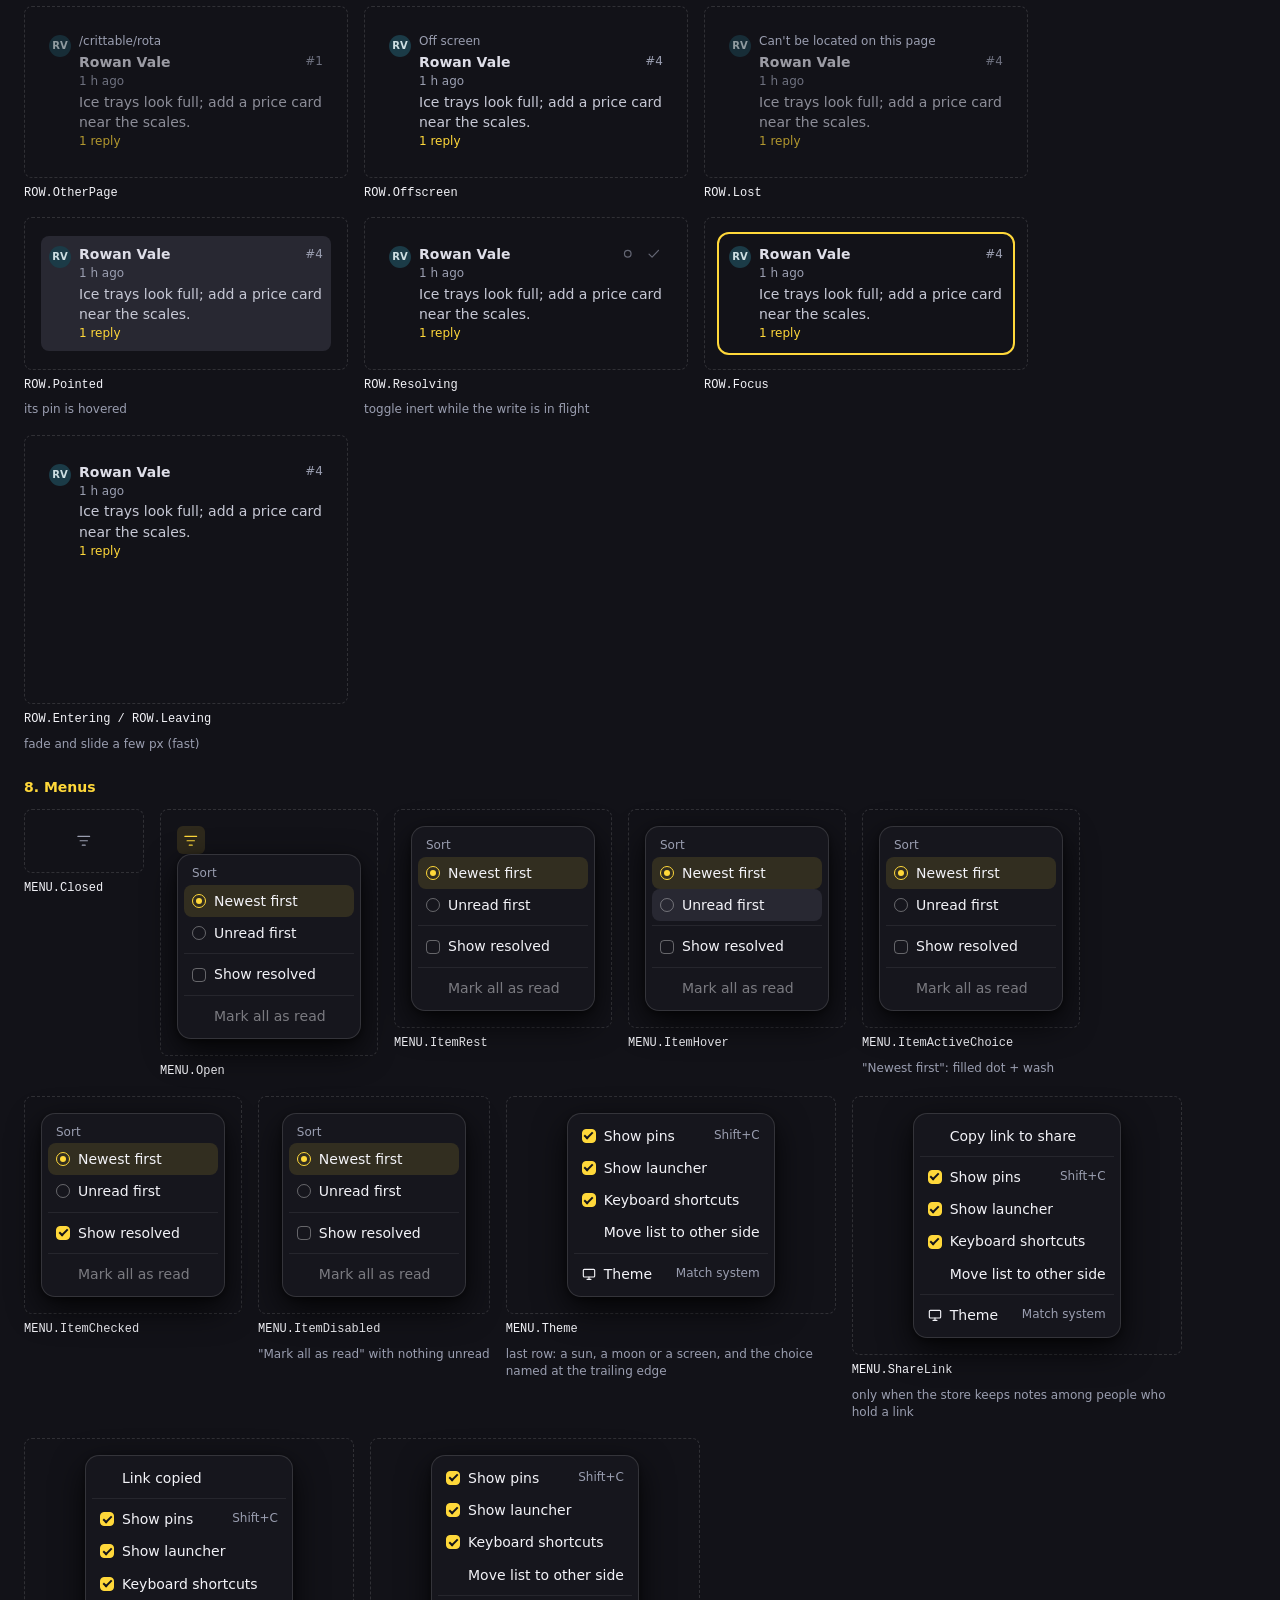
<file: sample/states.html>
<!DOCTYPE html>
<html lang="en">
<head>
<meta charset="utf-8">
<meta name="viewport" content="width=device-width, initial-scale=1">
<link rel="icon" type="image/svg+xml" href="../site/favicon.svg">
<title>Crittable.js state sheet</title>
<style>
  html, body { margin: 0; background: Canvas; color: CanvasText; color-scheme: light dark; }
  #sheet { min-height: 100vh; }
</style>
</head>
<body>
<!-- Every glossary state, drawn by the tool's own stylesheet. ?theme=light | ?theme=dark | (none = both). -->
<div id="sheet"></div>
<script src="./states.js"></script>
<script src="../crittable/crittable.js"></script>
</body>
</html>
</file>
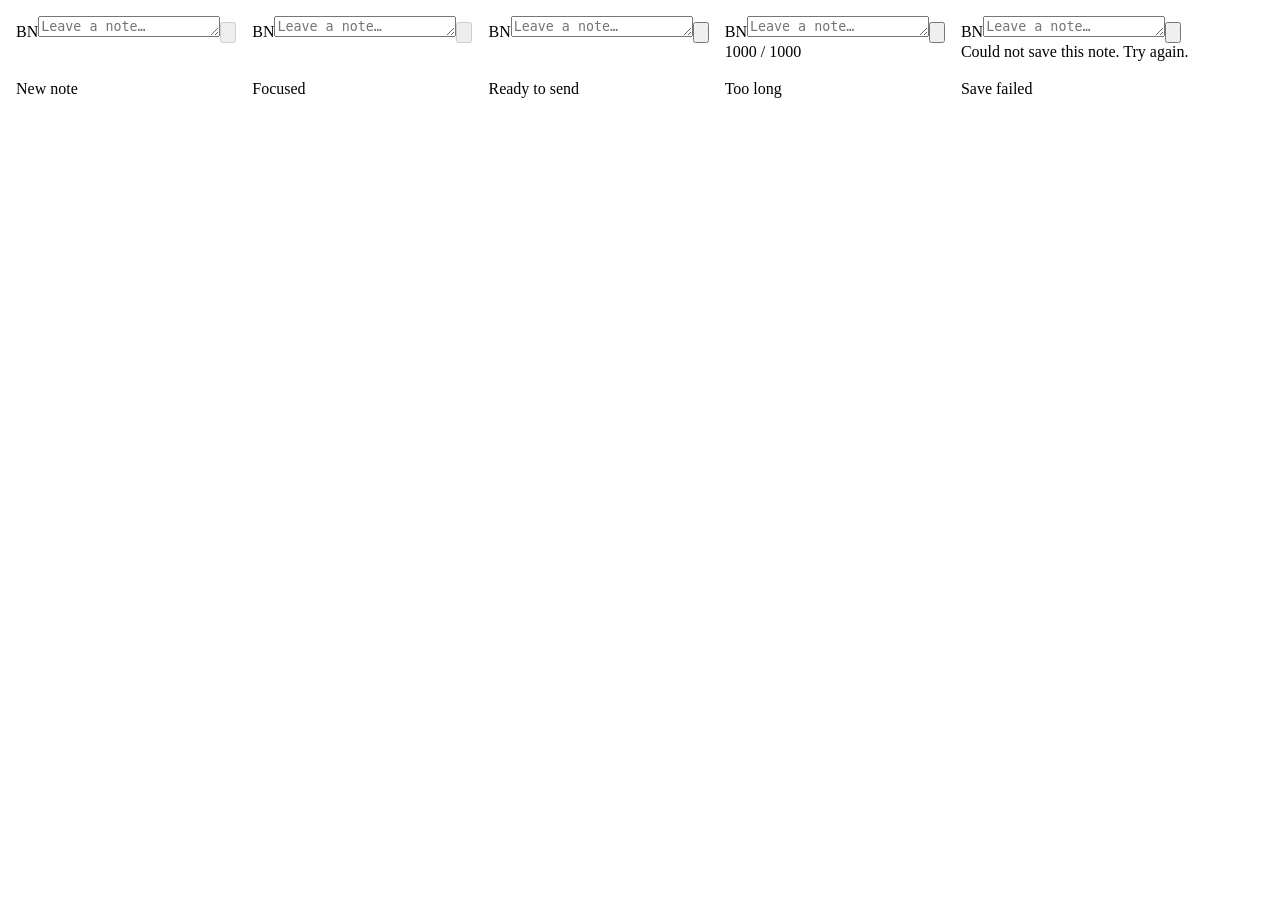
<file: design-system/project/components/Composer/preview.html>
<!-- @dsCard group="Cards" height=445 width=880 -->
<!doctype html>
<meta charset="utf-8">
<style>
html,body{margin:0;background:var(--cm-base);color:var(--cm-text)}
.ds{display:flex;flex-wrap:wrap;gap:16px;padding:16px;align-items:flex-start}
.ds figure{margin:0;display:flex;flex-direction:column;gap:var(--cm-s2)}
.ds figcaption{font-size:var(--cm-fs-meta);color:var(--cm-text-meta)}
.stage{padding:var(--cm-s4);border:1px dashed var(--cm-border);border-radius:var(--cm-r-md);display:flex;align-items:flex-start;justify-content:center;min-height:64px;position:relative}
.stage{padding:var(--cm-s4);border:1px dashed var(--cm-border);border-radius:var(--cm-r-md);display:flex;align-items:flex-start;justify-content:center;min-height:64px;position:relative}
.stage.page{background:var(--cm-strip)}
.stage .pin,.stage .card,.stage aside,.stage .dock,.stage .note-banner{position:relative;left:auto;top:auto;right:auto;bottom:auto;transform:none}
.stage .pin{margin:0}
.stage .toast{position:relative;left:auto;bottom:auto;translate:none}
.stage .quoted{background:var(--cm-selected);color:var(--cm-text)}
.stage .menu{position:relative;top:auto;right:auto}
.stage .thread .menu{position:absolute;top:40px;right:8px}
.stage .dock{transform:none!important}
.stage aside{height:300px;width:300px;transition:none}
.stage aside.half{transform:translateX(35%);opacity:.9}
.stage:has(aside.half){overflow:hidden}
.stage .pin{flex:none}
.stage .scroll{padding:0;flex:none;overflow:visible;width:290px}
.stage .frozen{animation-play-state:paused!important;animation-delay:-.12s!important}
.stage .leaving.frozen{animation-delay:-.05s!important}
.stage .thread.short{max-height:250px}
.stage .thread.adrift{margin:0;height:auto;box-shadow:var(--cm-elev-3)}
.stage .ghostnote{color:var(--cm-text-hint);font-size:var(--cm-fs-meta);align-self:center}
.stage .target{position:relative;padding:var(--cm-s2) var(--cm-s3);color:var(--cm-text-body)}
.stage .target .wash{position:absolute;inset:0;transition:none}
.stage .plain{padding:var(--cm-s2) var(--cm-s3);color:var(--cm-text-body)}
</style>
<div class="ds">
<figure><div class="stage"><div class="card composer" role="dialog" aria-label="New note"><div class="strip"><div class="compose"><span class="face" aria-hidden="true" style="--face: var(--cm-face-0); --face-ink: var(--cm-face-0-ink); --av: var(--cm-av-0); --av-ink: var(--cm-av-0-ink);">BN</span><textarea rows="1" maxlength="1000" aria-label="New note text" placeholder="Leave a note…" tabindex="0"></textarea><button class="send" type="button" disabled="" aria-label="Save note" title="Save note"><span class="ic"><svg viewBox="0 0 24 24" aria-hidden="true"><path d="M4 12 20 4l-4 16-4-6.5zM12 13.5 20 4"></path></svg></span></button></div><div class="count" aria-live="polite"></div><div class="err" role="alert"></div></div></div></div><figcaption>New note</figcaption></figure>
<figure><div class="stage"><div class="card composer" role="dialog" aria-label="New note"><div class="strip"><div class="compose"><span class="face" aria-hidden="true" style="--face: var(--cm-face-0); --face-ink: var(--cm-face-0-ink); --av: var(--cm-av-0); --av-ink: var(--cm-av-0-ink);">BN</span><textarea rows="1" maxlength="1000" aria-label="New note text" placeholder="Leave a note…" tabindex="0" class="is-focus"></textarea><button class="send" type="button" disabled="" aria-label="Save note" title="Save note"><span class="ic"><svg viewBox="0 0 24 24" aria-hidden="true"><path d="M4 12 20 4l-4 16-4-6.5zM12 13.5 20 4"></path></svg></span></button></div><div class="count" aria-live="polite"></div><div class="err" role="alert"></div></div></div></div><figcaption>Focused</figcaption></figure>
<figure><div class="stage"><div class="card composer" role="dialog" aria-label="New note"><div class="strip"><div class="compose"><span class="face" aria-hidden="true" style="--face: var(--cm-face-0); --face-ink: var(--cm-face-0-ink); --av: var(--cm-av-0); --av-ink: var(--cm-av-0-ink);">BN</span><textarea rows="1" maxlength="1000" aria-label="New note text" placeholder="Leave a note…" tabindex="0" class="is-focus"></textarea><button class="send" type="button" aria-label="Save note" title="Save note"><span class="ic"><svg viewBox="0 0 24 24" aria-hidden="true"><path d="M4 12 20 4l-4 16-4-6.5zM12 13.5 20 4"></path></svg></span></button></div><div class="count" aria-live="polite"></div><div class="err" role="alert"></div></div></div></div><figcaption>Ready to send</figcaption></figure>
<figure><div class="stage"><div class="card composer toolong" role="dialog" aria-label="New note"><div class="strip"><div class="compose"><span class="face" aria-hidden="true" style="--face: var(--cm-face-0); --face-ink: var(--cm-face-0-ink); --av: var(--cm-av-0); --av-ink: var(--cm-av-0-ink);">BN</span><textarea rows="1" maxlength="1000" aria-label="New note text" placeholder="Leave a note…" tabindex="0"></textarea><button class="send" type="button" aria-label="Save note" title="Save note"><span class="ic"><svg viewBox="0 0 24 24" aria-hidden="true"><path d="M4 12 20 4l-4 16-4-6.5zM12 13.5 20 4"></path></svg></span></button></div><div class="count" aria-live="polite">1000 / 1000</div><div class="err" role="alert"></div></div></div></div><figcaption>Too long</figcaption></figure>
<figure><div class="stage"><div class="card composer failed" role="dialog" aria-label="New note"><div class="strip"><div class="compose"><span class="face" aria-hidden="true" style="--face: var(--cm-face-0); --face-ink: var(--cm-face-0-ink); --av: var(--cm-av-0); --av-ink: var(--cm-av-0-ink);">BN</span><textarea rows="1" maxlength="1000" aria-label="New note text" placeholder="Leave a note…" tabindex="0"></textarea><button class="send" type="button" aria-label="Save note" title="Save note"><span class="ic"><svg viewBox="0 0 24 24" aria-hidden="true"><path d="M4 12 20 4l-4 16-4-6.5zM12 13.5 20 4"></path></svg></span></button></div><div class="count" aria-live="polite"></div><div class="err" role="alert">Could not save this note. Try again.</div></div></div></div><figcaption>Save failed</figcaption></figure>
</div>
</file>
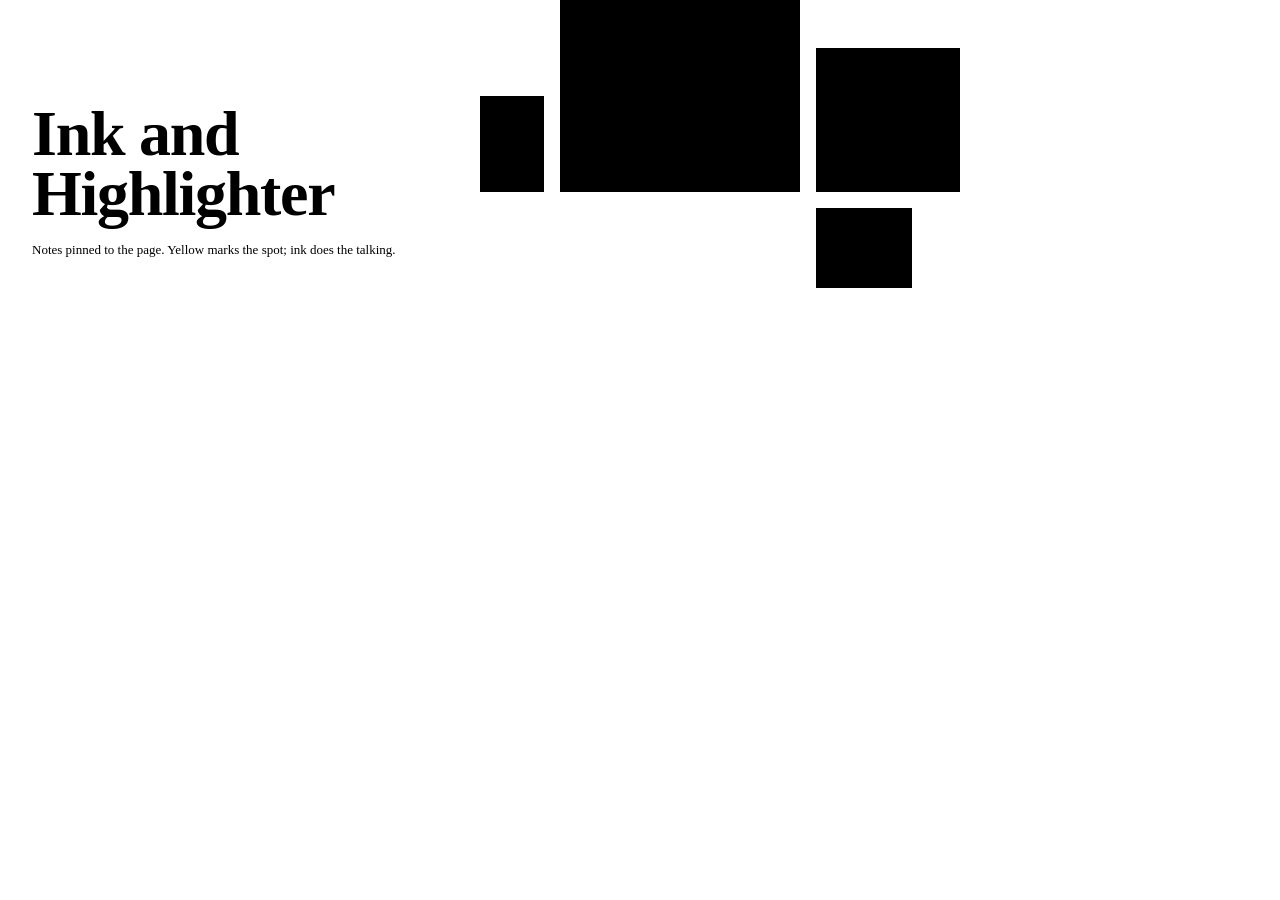
<file: design-system/project/components/Cover/preview.html>
<!-- @dsCard height=288 -->
<!doctype html>
<meta charset="utf-8">
<style>
html,body{margin:0;background:var(--cm-base)}
.cover{position:relative;width:960px;height:288px;overflow:hidden;font-family:var(--font-sans)}
.cover svg{position:absolute;inset:0}
.words{position:absolute;left:32px;bottom:28px;width:440px}
.name{margin:0;font-size:64px;line-height:.95;font-weight:600;letter-spacing:-.02em;color:var(--cm-text)}
.tag{margin:16px 0 0;font-size:13px;line-height:1.45;color:var(--cm-text-meta)}
.hl{fill:var(--cm-accent)} .ink{fill:var(--cm-text)} .teal{fill:var(--cm-av-0)} .deep{fill:var(--cm-accent-deep)}
.pinink{fill:var(--cm-pin-ink)} .paper{fill:var(--cm-pin-paper)}
.lg{rx:var(--cm-r-lg)} .tip{rx:var(--cm-r-tip)}
</style>
<div class="cover">
<svg viewBox="0 0 960 288" width="960" height="288" aria-hidden="true">
<!-- blocks: cm-accent 240x192 (s6 x10 by x8), cm-text 144x144 bleeding right, cm-av-0 96x96, cm-accent-deep 96x96 bleeding bottom
     arrangement: one tall highlighter slab with three satellites, staggered, right of x=480
     pattern: the literal motif. The README's second rule is one sharp corner that points at the anchor, so the units are pins: discs with a sharp lower-left corner, twelve of them
     steps and radii: pitch 48 (s6 x2), pin 32 with rx 16 (half its side), block corners cm-r-lg, sharp corners cm-r-tip -->
<rect class="hl lg" x="560" y="0" width="240" height="192"/><rect class="hl tip" x="560" y="164" width="28" height="28"/><rect class="hl" x="560" y="0" width="240" height="14"/>
<rect class="ink lg" x="816" y="48" width="160" height="144"/><rect class="ink tip" x="816" y="164" width="28" height="28"/>
<rect class="teal lg" x="480" y="96" width="64" height="96"/><rect class="teal tip" x="480" y="164" width="28" height="28"/>
<rect class="deep lg" x="816" y="208" width="96" height="96"/>
<g class="pinink">
<rect x="584" y="32" width="32" height="32" rx="16"/><rect class="tip" x="584" y="48" width="16" height="16"/>
<rect x="632" y="32" width="32" height="32" rx="16"/><rect class="tip" x="632" y="48" width="16" height="16"/>
<rect x="680" y="32" width="32" height="32" rx="16"/><rect class="tip" x="680" y="48" width="16" height="16"/>
<rect x="728" y="32" width="32" height="32" rx="16"/><rect class="tip" x="728" y="48" width="16" height="16"/>
<rect x="584" y="80" width="32" height="32" rx="16"/><rect class="tip" x="584" y="96" width="16" height="16"/>
<rect x="632" y="80" width="32" height="32" rx="16"/><rect class="tip" x="632" y="96" width="16" height="16"/>
<rect x="728" y="80" width="32" height="32" rx="16"/><rect class="tip" x="728" y="96" width="16" height="16"/>
<rect x="584" y="128" width="32" height="32" rx="16"/><rect class="tip" x="584" y="144" width="16" height="16"/>
<rect x="632" y="128" width="32" height="32" rx="16"/><rect class="tip" x="632" y="144" width="16" height="16"/>
<rect x="680" y="128" width="32" height="32" rx="16"/><rect class="tip" x="680" y="144" width="16" height="16"/>
<rect x="728" y="128" width="32" height="32" rx="16"/><rect class="tip" x="728" y="144" width="16" height="16"/>
</g>
<g class="paper"><rect x="680" y="80" width="32" height="32" rx="16"/><rect class="tip" x="680" y="96" width="16" height="16"/></g>
</svg>
<div class="words"><p class="name">Ink and<br>Highlighter</p><p class="tag">Notes pinned to the page. Yellow marks the spot; ink does the talking.</p></div>
</div>
</file>
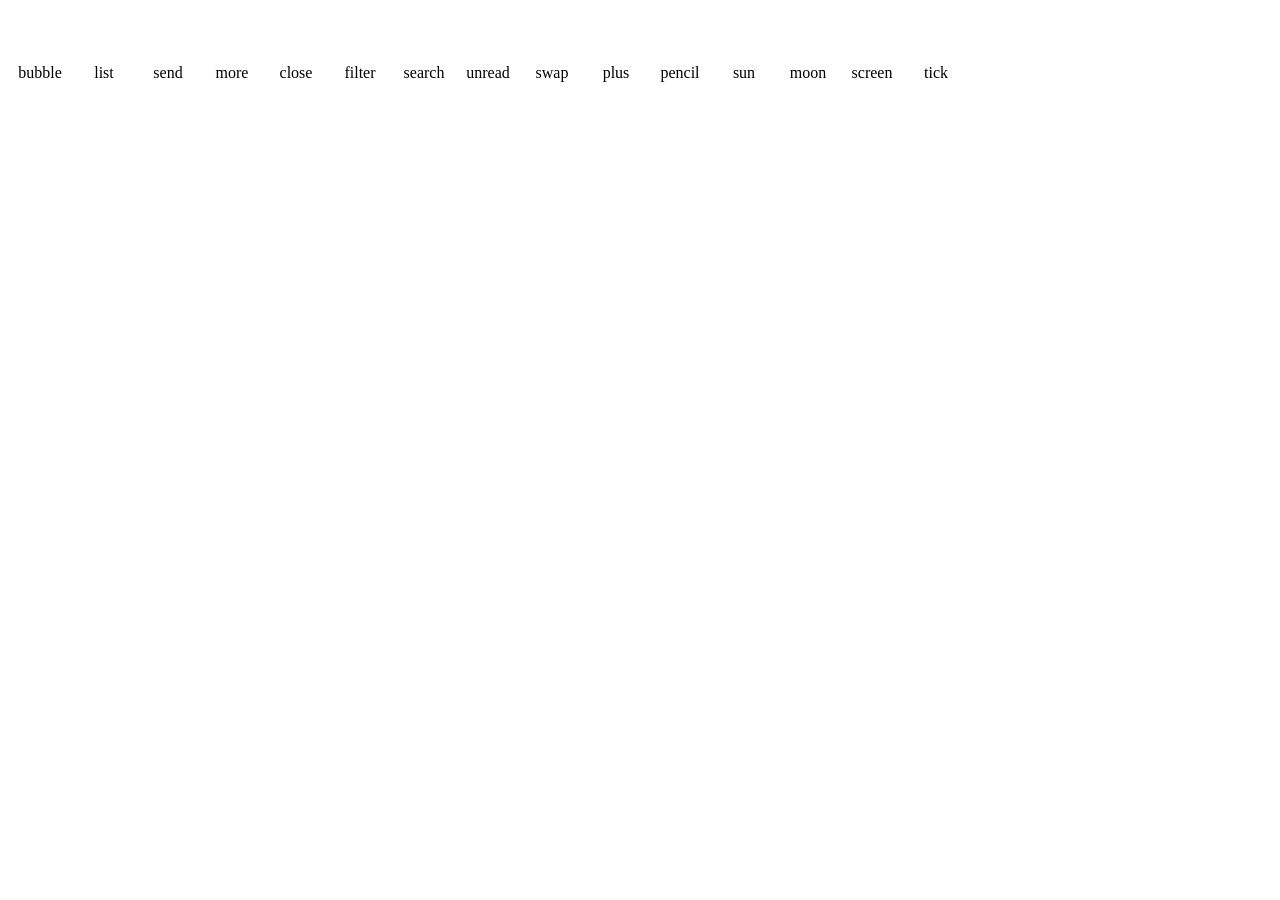
<file: design-system/project/components/Icon/preview.html>
<!-- @dsCard group="Foundations" height=108 width=880 -->
<!doctype html>
<meta charset="utf-8">
<style>
html,body{margin:0;background:var(--cm-base);color:var(--cm-text)}
.ds{display:flex;flex-wrap:wrap;gap:16px;padding:16px;align-items:flex-start}
.ds figure{margin:0;display:flex;flex-direction:column;gap:var(--cm-s2)}
.ds figcaption{font-size:var(--cm-fs-meta);color:var(--cm-text-meta)}
.stage{padding:var(--cm-s4);border:1px dashed var(--cm-border);border-radius:var(--cm-r-md);display:flex;align-items:flex-start;justify-content:center;min-height:64px;position:relative}
.stage{padding:var(--cm-s4);border:1px dashed var(--cm-border);border-radius:var(--cm-r-md);display:flex;align-items:flex-start;justify-content:center;min-height:64px;position:relative}
.stage.page{background:var(--cm-strip)}
.stage .pin,.stage .card,.stage aside,.stage .dock,.stage .note-banner{position:relative;left:auto;top:auto;right:auto;bottom:auto;transform:none}
.stage .pin{margin:0}
.stage .toast{position:relative;left:auto;bottom:auto;translate:none}
.stage .quoted{background:var(--cm-selected);color:var(--cm-text)}
.stage .menu{position:relative;top:auto;right:auto}
.stage .thread .menu{position:absolute;top:40px;right:8px}
.stage .dock{transform:none!important}
.stage aside{height:300px;width:300px;transition:none}
.stage aside.half{transform:translateX(35%);opacity:.9}
.stage:has(aside.half){overflow:hidden}
.stage .pin{flex:none}
.stage .scroll{padding:0;flex:none;overflow:visible;width:290px}
.stage .frozen{animation-play-state:paused!important;animation-delay:-.12s!important}
.stage .leaving.frozen{animation-delay:-.05s!important}
.stage .thread.short{max-height:250px}
.stage .thread.adrift{margin:0;height:auto;box-shadow:var(--cm-elev-3)}
.stage .ghostnote{color:var(--cm-text-hint);font-size:var(--cm-fs-meta);align-self:center}
.stage .target{position:relative;padding:var(--cm-s2) var(--cm-s3);color:var(--cm-text-body)}
.stage .target .wash{position:absolute;inset:0;transition:none}
.stage .plain{padding:var(--cm-s2) var(--cm-s3);color:var(--cm-text-body)}
.tile{width:48px;height:48px;display:grid;place-items:center;border:1px solid var(--cm-border-hair);border-radius:var(--cm-r-md);background:var(--cm-raised);color:var(--cm-text);font-size:20px}
.ds figure{align-items:center}
</style>
<div class="ds">
<figure><div class="tile"><span class="ic"><svg viewBox="0 0 24 24" aria-hidden="true"><path d="M4 20v-8a8 8 0 1 1 8 8zM10 10.5v3M14 10.5v3"/></svg></span></div><figcaption>bubble</figcaption></figure>
<figure><div class="tile"><span class="ic"><svg viewBox="0 0 24 24" aria-hidden="true"><path d="M5 7h14M5 12h14M5 17h9"/></svg></span></div><figcaption>list</figcaption></figure>
<figure><div class="tile"><span class="ic"><svg viewBox="0 0 24 24" aria-hidden="true"><path d="M4 12 20 4l-4 16-4-6.5zM12 13.5 20 4"/></svg></span></div><figcaption>send</figcaption></figure>
<figure><div class="tile"><span class="ic"><svg viewBox="0 0 24 24" aria-hidden="true"><circle cx="6" cy="12" r="1.3"/><circle cx="12" cy="12" r="1.3"/><circle cx="18" cy="12" r="1.3"/></svg></span></div><figcaption>more</figcaption></figure>
<figure><div class="tile"><span class="ic"><svg viewBox="0 0 24 24" aria-hidden="true"><path d="m7 7 10 10M17 7 7 17"/></svg></span></div><figcaption>close</figcaption></figure>
<figure><div class="tile"><span class="ic"><svg viewBox="0 0 24 24" aria-hidden="true"><path d="M4 6h16M7 12h10M10 18h4"/></svg></span></div><figcaption>filter</figcaption></figure>
<figure><div class="tile"><span class="ic"><svg viewBox="0 0 24 24" aria-hidden="true"><circle cx="11" cy="11" r="6"/><path d="m16 16 4 4"/></svg></span></div><figcaption>search</figcaption></figure>
<figure><div class="tile"><span class="ic"><svg viewBox="0 0 24 24" aria-hidden="true"><circle cx="12" cy="12" r="4.5"/></svg></span></div><figcaption>unread</figcaption></figure>
<figure><div class="tile"><span class="ic"><svg viewBox="0 0 24 24" aria-hidden="true"><path d="M5 9h13l-3-3M19 15H6l3 3"/></svg></span></div><figcaption>swap</figcaption></figure>
<figure><div class="tile"><span class="ic"><svg viewBox="0 0 24 24" aria-hidden="true"><path d="M12 5v14M5 12h14"/></svg></span></div><figcaption>plus</figcaption></figure>
<figure><div class="tile"><span class="ic"><svg viewBox="0 0 24 24" aria-hidden="true"><path d="M4 20l1-4.5L16.5 4a1.8 1.8 0 0 1 2.5 0l1 1a1.8 1.8 0 0 1 0 2.5L8.5 19zM14.5 6l3.5 3.5"/></svg></span></div><figcaption>pencil</figcaption></figure>
<figure><div class="tile"><span class="ic"><svg viewBox="0 0 24 24" aria-hidden="true"><circle cx="12" cy="12" r="4"/><path d="M12 3v2M12 19v2M3 12h2M19 12h2M5.6 5.6 7 7M17 17l1.4 1.4M5.6 18.4 7 17M17 7l1.4-1.4"/></svg></span></div><figcaption>sun</figcaption></figure>
<figure><div class="tile"><span class="ic"><svg viewBox="0 0 24 24" aria-hidden="true"><path d="M20 14.2A8.2 8.2 0 0 1 9.8 4 8.2 8.2 0 1 0 20 14.2z"/></svg></span></div><figcaption>moon</figcaption></figure>
<figure><div class="tile"><span class="ic"><svg viewBox="0 0 24 24" aria-hidden="true"><rect x="3.5" y="5" width="17" height="11.5" rx="1.5"/><path d="M9 20h6M12 16.5V20"/></svg></span></div><figcaption>screen</figcaption></figure>
<figure><div class="tile"><span class="ic"><svg viewBox="0 0 24 24" aria-hidden="true"><path d="m5.5 12.5 4.2 4.2 8.8-9.4"/></svg></span></div><figcaption>tick</figcaption></figure>
</div>
</file>
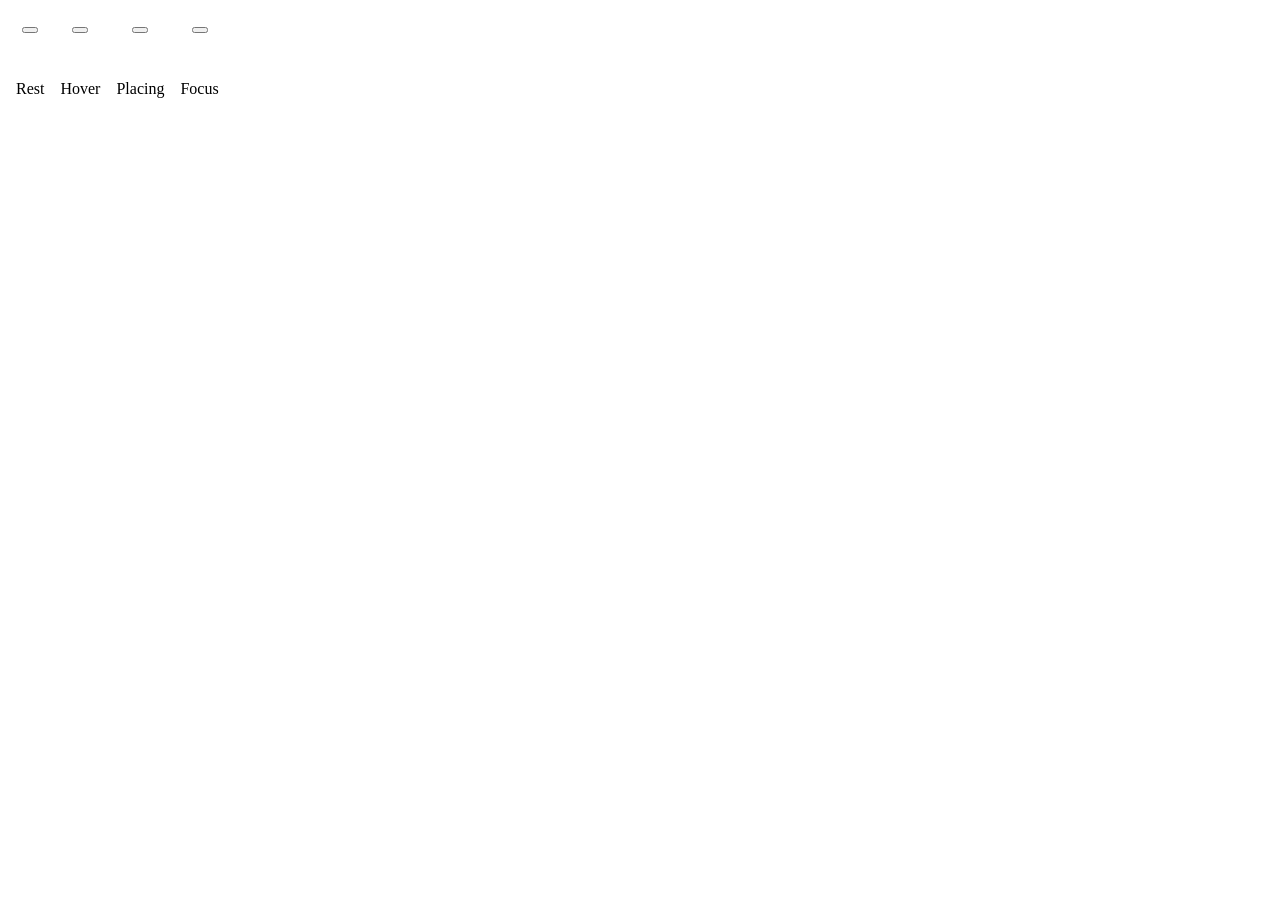
<file: design-system/project/components/Launcher/preview.html>
<!-- @dsCard group="Page" height=136 width=880 -->
<!doctype html>
<meta charset="utf-8">
<style>
html,body{margin:0;background:var(--cm-base);color:var(--cm-text)}
.ds{display:flex;flex-wrap:wrap;gap:16px;padding:16px;align-items:flex-start}
.ds figure{margin:0;display:flex;flex-direction:column;gap:var(--cm-s2)}
.ds figcaption{font-size:var(--cm-fs-meta);color:var(--cm-text-meta)}
.stage{padding:var(--cm-s4);border:1px dashed var(--cm-border);border-radius:var(--cm-r-md);display:flex;align-items:flex-start;justify-content:center;min-height:64px;position:relative}
.stage{padding:var(--cm-s4);border:1px dashed var(--cm-border);border-radius:var(--cm-r-md);display:flex;align-items:flex-start;justify-content:center;min-height:64px;position:relative}
.stage.page{background:var(--cm-strip)}
.stage .pin,.stage .card,.stage aside,.stage .dock,.stage .note-banner{position:relative;left:auto;top:auto;right:auto;bottom:auto;transform:none}
.stage .pin{margin:0}
.stage .toast{position:relative;left:auto;bottom:auto;translate:none}
.stage .quoted{background:var(--cm-selected);color:var(--cm-text)}
.stage .menu{position:relative;top:auto;right:auto}
.stage .thread .menu{position:absolute;top:40px;right:8px}
.stage .dock{transform:none!important}
.stage aside{height:300px;width:300px;transition:none}
.stage aside.half{transform:translateX(35%);opacity:.9}
.stage:has(aside.half){overflow:hidden}
.stage .pin{flex:none}
.stage .scroll{padding:0;flex:none;overflow:visible;width:290px}
.stage .frozen{animation-play-state:paused!important;animation-delay:-.12s!important}
.stage .leaving.frozen{animation-delay:-.05s!important}
.stage .thread.short{max-height:250px}
.stage .thread.adrift{margin:0;height:auto;box-shadow:var(--cm-elev-3)}
.stage .ghostnote{color:var(--cm-text-hint);font-size:var(--cm-fs-meta);align-self:center}
.stage .target{position:relative;padding:var(--cm-s2) var(--cm-s3);color:var(--cm-text-body)}
.stage .target .wash{position:absolute;inset:0;transition:none}
.stage .plain{padding:var(--cm-s2) var(--cm-s3);color:var(--cm-text-body)}
</style>
<div class="ds">
<figure><div class="stage"><div class="dock" role="group" aria-label="Crittable"><button type="button" aria-label="Notes" aria-expanded="false" title="Notes" class=""><span class="eyes" aria-hidden="true"><i></i><i></i></span></button></div></div><figcaption>Rest</figcaption></figure>
<figure><div class="stage"><div class="dock" role="group" aria-label="Crittable"><button type="button" aria-label="Notes" aria-expanded="false" title="Notes" class="is-hover"><span class="eyes" aria-hidden="true"><i></i><i></i></span></button></div></div><figcaption>Hover</figcaption></figure>
<figure><div class="stage"><div class="dock" role="group" aria-label="Crittable"><button type="button" aria-label="Notes" aria-expanded="false" title="Notes" class="on"><span class="eyes" aria-hidden="true"><i></i><i></i></span></button></div></div><figcaption>Placing</figcaption></figure>
<figure><div class="stage"><div class="dock" role="group" aria-label="Crittable"><button type="button" aria-label="Notes" aria-expanded="false" title="Notes" class="is-focus"><span class="eyes" aria-hidden="true"><i></i><i></i></span></button></div></div><figcaption>Focus</figcaption></figure>
</div>
</file>
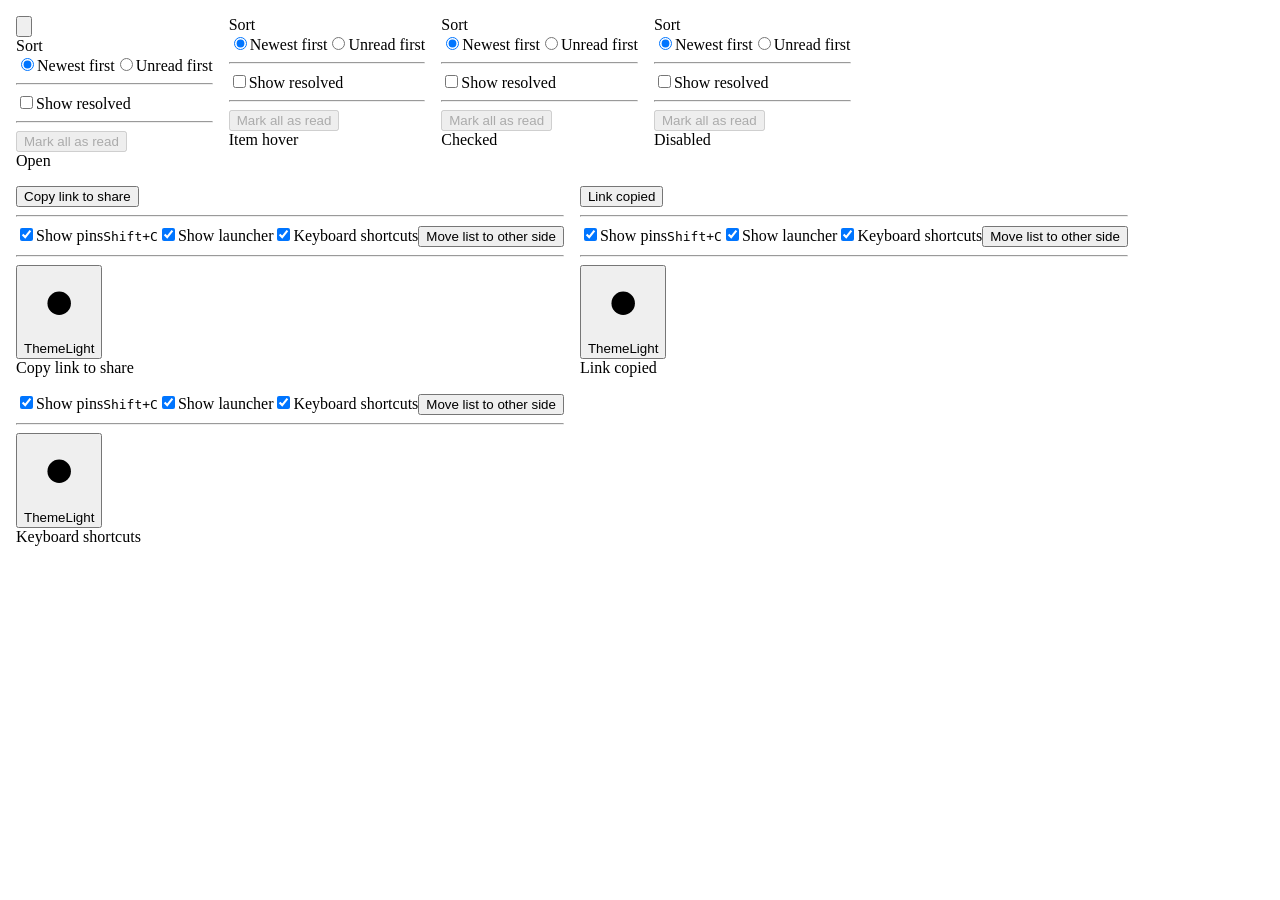
<file: design-system/project/components/Menu/preview.html>
<!-- @dsCard group="Cards" height=909 width=880 -->
<!doctype html>
<meta charset="utf-8">
<style>
html,body{margin:0;background:var(--cm-base);color:var(--cm-text)}
.ds{display:flex;flex-wrap:wrap;gap:16px;padding:16px;align-items:flex-start}
.ds figure{margin:0;display:flex;flex-direction:column;gap:var(--cm-s2)}
.ds figcaption{font-size:var(--cm-fs-meta);color:var(--cm-text-meta)}
.stage{padding:var(--cm-s4);border:1px dashed var(--cm-border);border-radius:var(--cm-r-md);display:flex;align-items:flex-start;justify-content:center;min-height:64px;position:relative}
.stage{padding:var(--cm-s4);border:1px dashed var(--cm-border);border-radius:var(--cm-r-md);display:flex;align-items:flex-start;justify-content:center;min-height:64px;position:relative}
.stage.page{background:var(--cm-strip)}
.stage .pin,.stage .card,.stage aside,.stage .dock,.stage .note-banner{position:relative;left:auto;top:auto;right:auto;bottom:auto;transform:none}
.stage .pin{margin:0}
.stage .toast{position:relative;left:auto;bottom:auto;translate:none}
.stage .quoted{background:var(--cm-selected);color:var(--cm-text)}
.stage .menu{position:relative;top:auto;right:auto}
.stage .thread .menu{position:absolute;top:40px;right:8px}
.stage .dock{transform:none!important}
.stage aside{height:300px;width:300px;transition:none}
.stage aside.half{transform:translateX(35%);opacity:.9}
.stage:has(aside.half){overflow:hidden}
.stage .pin{flex:none}
.stage .scroll{padding:0;flex:none;overflow:visible;width:290px}
.stage .frozen{animation-play-state:paused!important;animation-delay:-.12s!important}
.stage .leaving.frozen{animation-delay:-.05s!important}
.stage .thread.short{max-height:250px}
.stage .thread.adrift{margin:0;height:auto;box-shadow:var(--cm-elev-3)}
.stage .ghostnote{color:var(--cm-text-hint);font-size:var(--cm-fs-meta);align-self:center}
.stage .target{position:relative;padding:var(--cm-s2) var(--cm-s3);color:var(--cm-text-body)}
.stage .target .wash{position:absolute;inset:0;transition:none}
.stage .plain{padding:var(--cm-s2) var(--cm-s3);color:var(--cm-text-body)}
</style>
<div class="ds">
<figure><div class="stage"><div><button type="button" aria-label="Sort and filter" title="Sort and filter" aria-haspopup="menu" aria-expanded="true" class="icb" aria-controls="pw-menu-0"><span class="ic"><svg viewBox="0 0 24 24" aria-hidden="true"><path d="M4 6h16M7 12h10M10 18h4"></path></svg></span></button><div class="menu" role="menu" aria-label="Sort and filter"><div class="cap">Sort</div><label role="menuitemradio" aria-checked="true"><input type="radio" name="order-spec1" value="new" checked=""><span>Newest first</span></label><label role="menuitemradio" aria-checked="false"><input type="radio" name="order-spec1" value="unread"><span>Unread first</span></label><hr><label role="menuitemcheckbox" aria-checked="false"><input type="checkbox" data-resolved="1"><span>Show resolved</span></label><hr><button type="button" role="menuitem" disabled="" aria-disabled="true">Mark all as read</button></div></div></div><figcaption>Open</figcaption></figure>
<figure><div class="stage"><div class="menu" role="menu" aria-label="Sort and filter"><div class="cap">Sort</div><label role="menuitemradio" aria-checked="true"><input type="radio" name="order-spec3" value="new" checked=""><span>Newest first</span></label><label role="menuitemradio" aria-checked="false" class="is-hover"><input type="radio" name="order-spec3" value="unread"><span>Unread first</span></label><hr><label role="menuitemcheckbox" aria-checked="false"><input type="checkbox" data-resolved="1"><span>Show resolved</span></label><hr><button type="button" role="menuitem" disabled="" aria-disabled="true">Mark all as read</button></div></div><figcaption>Item hover</figcaption></figure>
<figure><div class="stage"><div class="menu" role="menu" aria-label="Sort and filter"><div class="cap">Sort</div><label role="menuitemradio" aria-checked="true"><input type="radio" name="order-spec5" value="new" checked=""><span>Newest first</span></label><label role="menuitemradio" aria-checked="false"><input type="radio" name="order-spec5" value="unread"><span>Unread first</span></label><hr><label role="menuitemcheckbox" aria-checked="true"><input type="checkbox" data-resolved="1"><span>Show resolved</span></label><hr><button type="button" role="menuitem" disabled="" aria-disabled="true">Mark all as read</button></div></div><figcaption>Checked</figcaption></figure>
<figure><div class="stage"><div class="menu" role="menu" aria-label="Sort and filter"><div class="cap">Sort</div><label role="menuitemradio" aria-checked="true"><input type="radio" name="order-spec6" value="new" checked=""><span>Newest first</span></label><label role="menuitemradio" aria-checked="false"><input type="radio" name="order-spec6" value="unread"><span>Unread first</span></label><hr><label role="menuitemcheckbox" aria-checked="false"><input type="checkbox" data-resolved="1"><span>Show resolved</span></label><hr><button type="button" role="menuitem" disabled="" aria-disabled="true">Mark all as read</button></div></div><figcaption>Disabled</figcaption></figure>
<figure><div class="stage"><div class="menu" role="menu" aria-label="More options"><button type="button" role="menuitem" data-share="1">Copy link to share</button><hr><label role="menuitemcheckbox" aria-checked="true"><input type="checkbox" checked="" data-pins="1"><span>Show pins</span><kbd>Shift+C</kbd></label><label role="menuitemcheckbox" aria-checked="true"><input type="checkbox" checked="" data-launcher="1"><span>Show launcher</span></label><label role="menuitemcheckbox" aria-checked="true"><input type="checkbox" checked="" data-hotkeys="1"><span>Keyboard shortcuts</span></label><button type="button" role="menuitem">Move list to other side</button><hr><button type="button" role="menuitem" data-theme-step="1" aria-label="Theme: Light"><span class="sky" aria-hidden="true"><span class="ic"><svg viewBox="0 0 24 24" aria-hidden="true"><circle cx="12" cy="12" r="4"></circle><path d="M12 3v2M12 19v2M3 12h2M19 12h2M5.6 5.6 7 7M17 17l1.4 1.4M5.6 18.4 7 17M17 7l1.4-1.4"></path></svg></span></span><span>Theme</span><span class="val">Light</span></button></div></div><figcaption>Copy link to share</figcaption></figure>
<figure><div class="stage"><div class="menu" role="menu" aria-label="More options"><button type="button" role="menuitem" data-share="1">Link copied</button><hr><label role="menuitemcheckbox" aria-checked="true"><input type="checkbox" checked="" data-pins="1"><span>Show pins</span><kbd>Shift+C</kbd></label><label role="menuitemcheckbox" aria-checked="true"><input type="checkbox" checked="" data-launcher="1"><span>Show launcher</span></label><label role="menuitemcheckbox" aria-checked="true"><input type="checkbox" checked="" data-hotkeys="1"><span>Keyboard shortcuts</span></label><button type="button" role="menuitem">Move list to other side</button><hr><button type="button" role="menuitem" data-theme-step="1" aria-label="Theme: Light"><span class="sky" aria-hidden="true"><span class="ic"><svg viewBox="0 0 24 24" aria-hidden="true"><circle cx="12" cy="12" r="4"></circle><path d="M12 3v2M12 19v2M3 12h2M19 12h2M5.6 5.6 7 7M17 17l1.4 1.4M5.6 18.4 7 17M17 7l1.4-1.4"></path></svg></span></span><span>Theme</span><span class="val">Light</span></button></div></div><figcaption>Link copied</figcaption></figure>
<figure><div class="stage"><div class="menu" role="menu" aria-label="More options"><label role="menuitemcheckbox" aria-checked="true"><input type="checkbox" checked="" data-pins="1"><span>Show pins</span><kbd>Shift+C</kbd></label><label role="menuitemcheckbox" aria-checked="true"><input type="checkbox" checked="" data-launcher="1"><span>Show launcher</span></label><label role="menuitemcheckbox" aria-checked="true"><input type="checkbox" checked="" data-hotkeys="1"><span>Keyboard shortcuts</span></label><button type="button" role="menuitem">Move list to other side</button><hr><button type="button" role="menuitem" data-theme-step="1" aria-label="Theme: Light"><span class="sky" aria-hidden="true"><span class="ic"><svg viewBox="0 0 24 24" aria-hidden="true"><circle cx="12" cy="12" r="4"></circle><path d="M12 3v2M12 19v2M3 12h2M19 12h2M5.6 5.6 7 7M17 17l1.4 1.4M5.6 18.4 7 17M17 7l1.4-1.4"></path></svg></span></span><span>Theme</span><span class="val">Light</span></button></div></div><figcaption>Keyboard shortcuts</figcaption></figure>
</div>
</file>
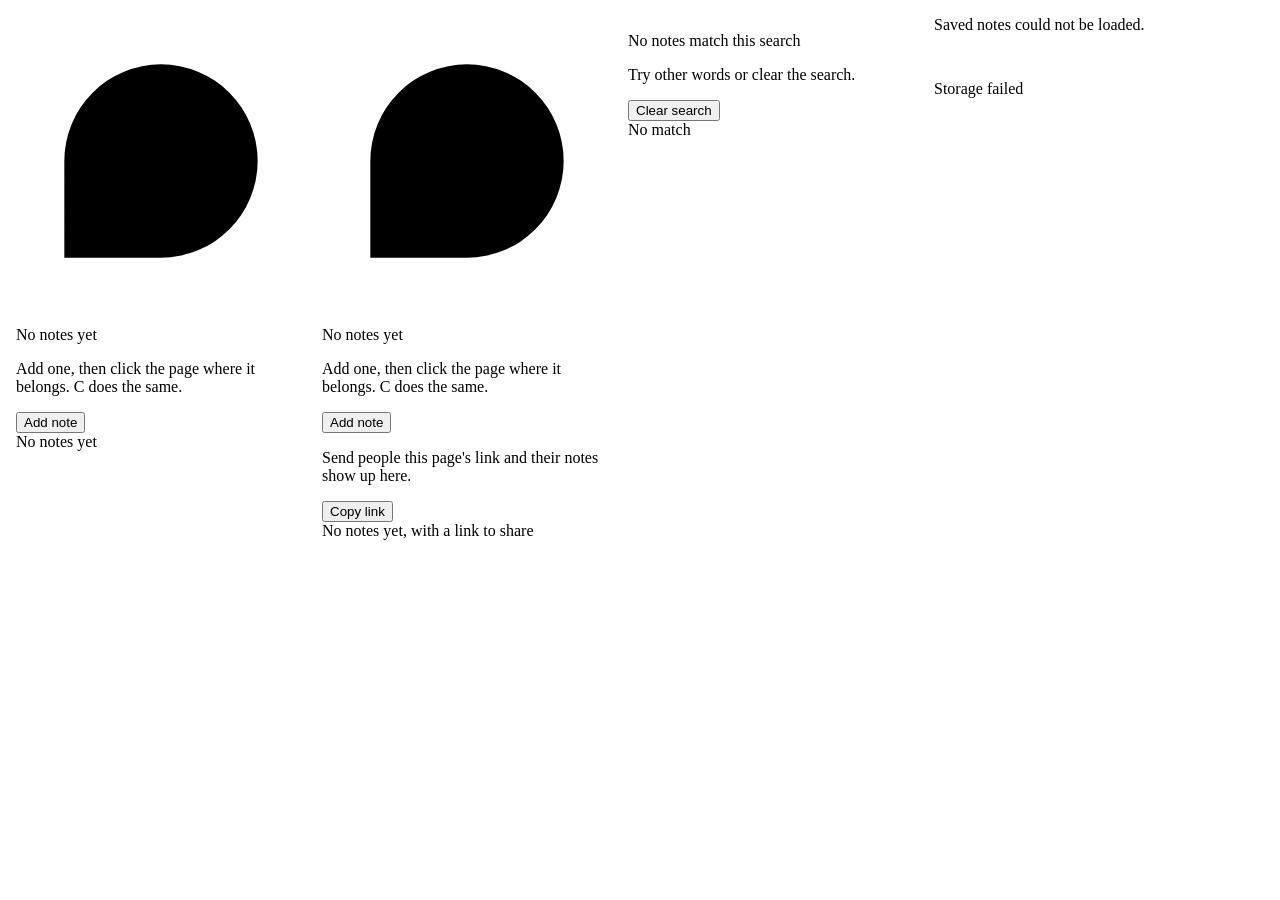
<file: design-system/project/components/Notice/preview.html>
<!-- @dsCard group="Panel" height=553 width=880 -->
<!doctype html>
<meta charset="utf-8">
<style>
html,body{margin:0;background:var(--cm-base);color:var(--cm-text)}
.ds{display:flex;flex-wrap:wrap;gap:16px;padding:16px;align-items:flex-start}
.ds figure{margin:0;display:flex;flex-direction:column;gap:var(--cm-s2)}
.ds figcaption{font-size:var(--cm-fs-meta);color:var(--cm-text-meta)}
.stage{padding:var(--cm-s4);border:1px dashed var(--cm-border);border-radius:var(--cm-r-md);display:flex;align-items:flex-start;justify-content:center;min-height:64px;position:relative}
.stage{padding:var(--cm-s4);border:1px dashed var(--cm-border);border-radius:var(--cm-r-md);display:flex;align-items:flex-start;justify-content:center;min-height:64px;position:relative}
.stage.page{background:var(--cm-strip)}
.stage .pin,.stage .card,.stage aside,.stage .dock,.stage .note-banner{position:relative;left:auto;top:auto;right:auto;bottom:auto;transform:none}
.stage .pin{margin:0}
.stage .toast{position:relative;left:auto;bottom:auto;translate:none}
.stage .quoted{background:var(--cm-selected);color:var(--cm-text)}
.stage .menu{position:relative;top:auto;right:auto}
.stage .thread .menu{position:absolute;top:40px;right:8px}
.stage .dock{transform:none!important}
.stage aside{height:300px;width:300px;transition:none}
.stage aside.half{transform:translateX(35%);opacity:.9}
.stage:has(aside.half){overflow:hidden}
.stage .pin{flex:none}
.stage .scroll{padding:0;flex:none;overflow:visible;width:290px}
.stage .frozen{animation-play-state:paused!important;animation-delay:-.12s!important}
.stage .leaving.frozen{animation-delay:-.05s!important}
.stage .thread.short{max-height:250px}
.stage .thread.adrift{margin:0;height:auto;box-shadow:var(--cm-elev-3)}
.stage .ghostnote{color:var(--cm-text-hint);font-size:var(--cm-fs-meta);align-self:center}
.stage .target{position:relative;padding:var(--cm-s2) var(--cm-s3);color:var(--cm-text-body)}
.stage .target .wash{position:absolute;inset:0;transition:none}
.stage .plain{padding:var(--cm-s2) var(--cm-s3);color:var(--cm-text-body)}
</style>
<div class="ds">
<figure><div class="stage"><div class="scroll"><div class="empty" role="status" data-state="NoThreads"><span class="ic"><svg viewBox="0 0 24 24" aria-hidden="true"><path d="M4 20v-8a8 8 0 1 1 8 8zM10 10.5v3M14 10.5v3"></path></svg></span><p>No notes yet</p><p>Add one, then click the page where it belongs. C does the same.</p><button class="link" type="button">Add note</button><div class="share" hidden=""><p>Send people this page's link and their notes show up here.</p><button class="link" type="button">Copy link</button></div></div></div></div><figcaption>No notes yet</figcaption></figure>
<figure><div class="stage"><div class="scroll"><div class="empty" role="status" data-state="NoThreads"><span class="ic"><svg viewBox="0 0 24 24" aria-hidden="true"><path d="M4 20v-8a8 8 0 1 1 8 8zM10 10.5v3M14 10.5v3"></path></svg></span><p>No notes yet</p><p>Add one, then click the page where it belongs. C does the same.</p><button class="link" type="button">Add note</button><div class="share"><p>Send people this page's link and their notes show up here.</p><button class="link" type="button">Copy link</button></div></div></div></div><figcaption>No notes yet, with a link to share</figcaption></figure>
<figure><div class="stage"><div class="scroll"><div class="empty" role="status" data-state="NoMatch"><span class="ic" hidden=""><svg viewBox="0 0 24 24" aria-hidden="true"><path d="M4 20v-8a8 8 0 1 1 8 8zM10 10.5v3M14 10.5v3"></path></svg></span><p>No notes match this search</p><p>Try other words or clear the search.</p><button class="link" type="button">Clear search</button><div class="share" hidden=""><p>Send people this page's link and their notes show up here.</p><button class="link" type="button">Copy link</button></div></div></div></div><figcaption>No match</figcaption></figure>
<figure><div class="stage"><div class="note-banner" role="status">Saved notes could not be loaded.</div></div><figcaption>Storage failed</figcaption></figure>
</div>
</file>
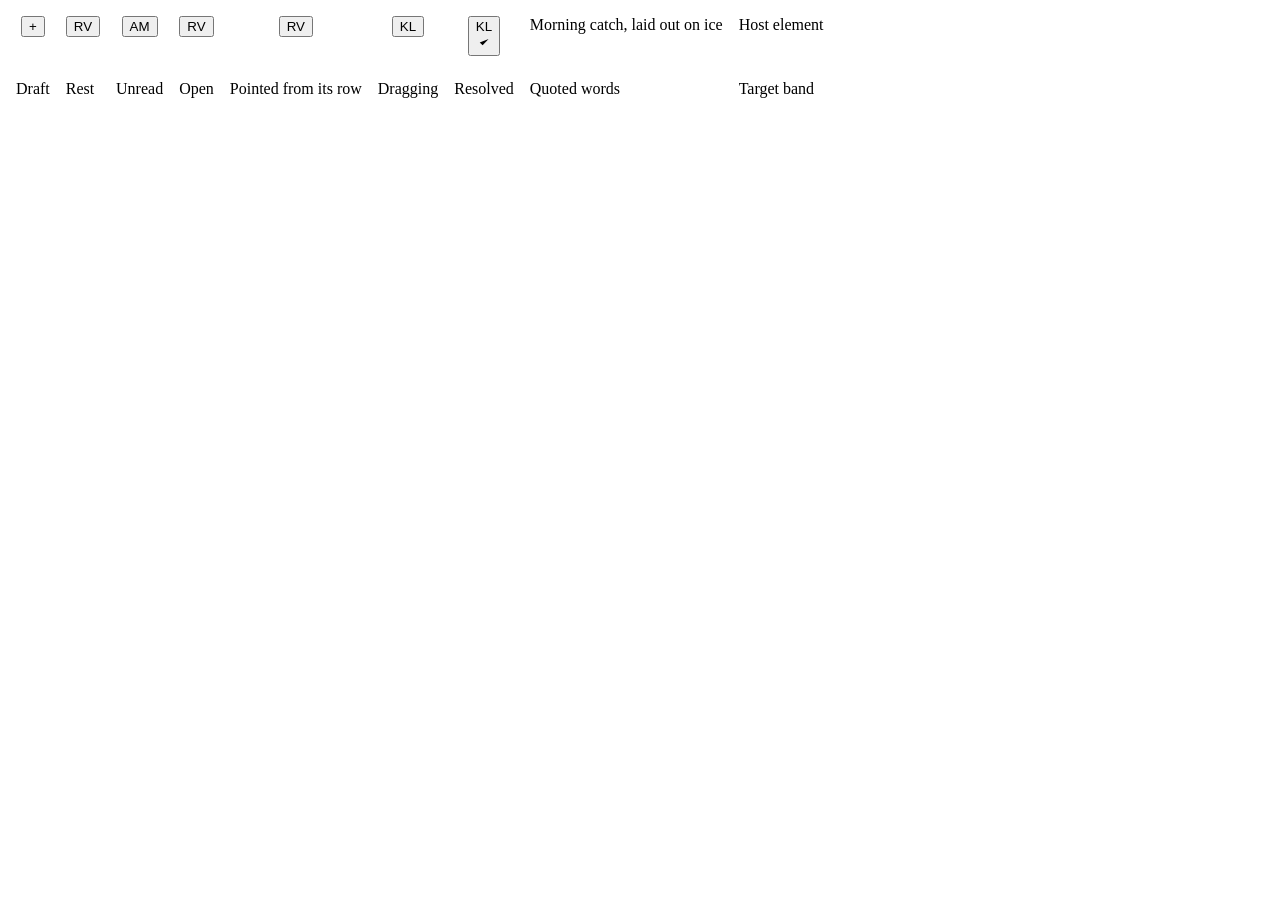
<file: design-system/project/components/Pin/preview.html>
<!-- @dsCard group="Page" height=236 width=880 -->
<!doctype html>
<meta charset="utf-8">
<style>
html,body{margin:0;background:var(--cm-base);color:var(--cm-text)}
.ds{display:flex;flex-wrap:wrap;gap:16px;padding:16px;align-items:flex-start}
.ds figure{margin:0;display:flex;flex-direction:column;gap:var(--cm-s2)}
.ds figcaption{font-size:var(--cm-fs-meta);color:var(--cm-text-meta)}
.stage{padding:var(--cm-s4);border:1px dashed var(--cm-border);border-radius:var(--cm-r-md);display:flex;align-items:flex-start;justify-content:center;min-height:64px;position:relative}
.stage{padding:var(--cm-s4);border:1px dashed var(--cm-border);border-radius:var(--cm-r-md);display:flex;align-items:flex-start;justify-content:center;min-height:64px;position:relative}
.stage.page{background:var(--cm-strip)}
.stage .pin,.stage .card,.stage aside,.stage .dock,.stage .note-banner{position:relative;left:auto;top:auto;right:auto;bottom:auto;transform:none}
.stage .pin{margin:0}
.stage .toast{position:relative;left:auto;bottom:auto;translate:none}
.stage .quoted{background:var(--cm-selected);color:var(--cm-text)}
.stage .menu{position:relative;top:auto;right:auto}
.stage .thread .menu{position:absolute;top:40px;right:8px}
.stage .dock{transform:none!important}
.stage aside{height:300px;width:300px;transition:none}
.stage aside.half{transform:translateX(35%);opacity:.9}
.stage:has(aside.half){overflow:hidden}
.stage .pin{flex:none}
.stage .scroll{padding:0;flex:none;overflow:visible;width:290px}
.stage .frozen{animation-play-state:paused!important;animation-delay:-.12s!important}
.stage .leaving.frozen{animation-delay:-.05s!important}
.stage .thread.short{max-height:250px}
.stage .thread.adrift{margin:0;height:auto;box-shadow:var(--cm-elev-3)}
.stage .ghostnote{color:var(--cm-text-hint);font-size:var(--cm-fs-meta);align-self:center}
.stage .target{position:relative;padding:var(--cm-s2) var(--cm-s3);color:var(--cm-text-body)}
.stage .target .wash{position:absolute;inset:0;transition:none}
.stage .plain{padding:var(--cm-s2) var(--cm-s3);color:var(--cm-text-body)}
</style>
<div class="ds">
<figure><div class="stage page"><button class="pin draft" type="button">+</button></div><figcaption>Draft</figcaption></figure>
<figure><div class="stage page"><button class="pin" type="button" aria-label="Note 4 by Rowan Vale, 0 replies" aria-expanded="false"><span class="face" aria-hidden="true" style="--face: var(--cm-face-0); --face-ink: var(--cm-face-0-ink); --av: var(--cm-av-0); --av-ink: var(--cm-av-0-ink);">RV</span></button></div><figcaption>Rest</figcaption></figure>
<figure><div class="stage page"><button class="pin" type="button" data-unread="" aria-label="Note 4 by Ash Moor, unread, 0 replies" aria-expanded="false"><span class="face" aria-hidden="true" style="--face: var(--cm-face-2); --face-ink: var(--cm-face-2-ink); --av: var(--cm-av-2); --av-ink: var(--cm-av-2-ink);">AM</span></button></div><figcaption>Unread</figcaption></figure>
<figure><div class="stage page"><button class="pin" type="button" aria-label="Note 4 by Rowan Vale, 0 replies" aria-expanded="true"><span class="face" aria-hidden="true" style="--face: var(--cm-face-0); --face-ink: var(--cm-face-0-ink); --av: var(--cm-av-0); --av-ink: var(--cm-av-0-ink);">RV</span></button></div><figcaption>Open</figcaption></figure>
<figure><div class="stage page"><button class="pin hot" type="button" aria-label="Note 4 by Rowan Vale, 0 replies" aria-expanded="false"><span class="face" aria-hidden="true" style="--face: var(--cm-face-0); --face-ink: var(--cm-face-0-ink); --av: var(--cm-av-0); --av-ink: var(--cm-av-0-ink);">RV</span></button></div><figcaption>Pointed from its row</figcaption></figure>
<figure><div class="stage page"><button class="pin lifted" type="button" aria-label="Note 4 by Kit Lowe, 0 replies" aria-expanded="false"><span class="face" aria-hidden="true" style="--face: var(--cm-face-2); --face-ink: var(--cm-face-2-ink); --av: var(--cm-av-2); --av-ink: var(--cm-av-2-ink);">KL</span></button></div><figcaption>Dragging</figcaption></figure>
<figure><div class="stage page"><button class="pin done" type="button" aria-label="Note 4 by Kit Lowe, resolved, 0 replies" aria-expanded="false"><span class="face" aria-hidden="true" style="--face: var(--cm-face-2); --face-ink: var(--cm-face-2-ink); --av: var(--cm-av-2); --av-ink: var(--cm-av-2-ink);">KL</span><span class="ok" aria-hidden="true"><span class="ic"><svg viewBox="0 0 24 24" aria-hidden="true"><path d="m5.5 12.5 4.2 4.2 8.8-9.4"></path></svg></span></span></button></div><figcaption>Resolved</figcaption></figure>
<figure><div class="stage page"><span class="plain"><span>Morning catch, </span><span class="quoted">laid out on ice</span></span></div><figcaption>Quoted words</figcaption></figure>
<figure><div class="stage page"><span class="target">Host element<div class="wash on" aria-hidden="true"></div></span></div><figcaption>Target band</figcaption></figure>
</div>
</file>
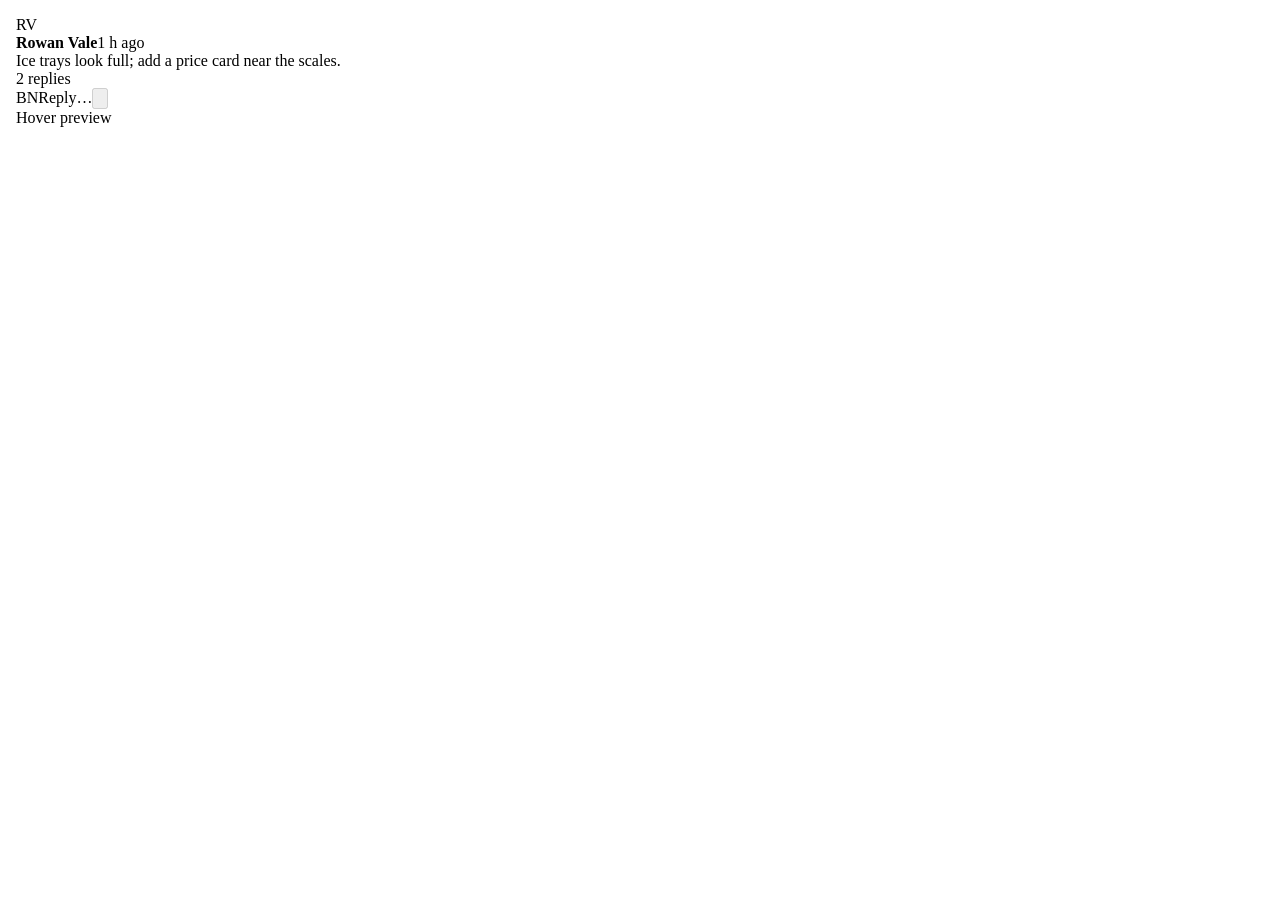
<file: design-system/project/components/PreviewCard/preview.html>
<!-- @dsCard group="Page" height=252 width=880 -->
<!doctype html>
<meta charset="utf-8">
<style>
html,body{margin:0;background:var(--cm-base);color:var(--cm-text)}
.ds{display:flex;flex-wrap:wrap;gap:16px;padding:16px;align-items:flex-start}
.ds figure{margin:0;display:flex;flex-direction:column;gap:var(--cm-s2)}
.ds figcaption{font-size:var(--cm-fs-meta);color:var(--cm-text-meta)}
.stage{padding:var(--cm-s4);border:1px dashed var(--cm-border);border-radius:var(--cm-r-md);display:flex;align-items:flex-start;justify-content:center;min-height:64px;position:relative}
.stage{padding:var(--cm-s4);border:1px dashed var(--cm-border);border-radius:var(--cm-r-md);display:flex;align-items:flex-start;justify-content:center;min-height:64px;position:relative}
.stage.page{background:var(--cm-strip)}
.stage .pin,.stage .card,.stage aside,.stage .dock,.stage .note-banner{position:relative;left:auto;top:auto;right:auto;bottom:auto;transform:none}
.stage .pin{margin:0}
.stage .toast{position:relative;left:auto;bottom:auto;translate:none}
.stage .quoted{background:var(--cm-selected);color:var(--cm-text)}
.stage .menu{position:relative;top:auto;right:auto}
.stage .thread .menu{position:absolute;top:40px;right:8px}
.stage .dock{transform:none!important}
.stage aside{height:300px;width:300px;transition:none}
.stage aside.half{transform:translateX(35%);opacity:.9}
.stage:has(aside.half){overflow:hidden}
.stage .pin{flex:none}
.stage .scroll{padding:0;flex:none;overflow:visible;width:290px}
.stage .frozen{animation-play-state:paused!important;animation-delay:-.12s!important}
.stage .leaving.frozen{animation-delay:-.05s!important}
.stage .thread.short{max-height:250px}
.stage .thread.adrift{margin:0;height:auto;box-shadow:var(--cm-elev-3)}
.stage .ghostnote{color:var(--cm-text-hint);font-size:var(--cm-fs-meta);align-self:center}
.stage .target{position:relative;padding:var(--cm-s2) var(--cm-s3);color:var(--cm-text-body)}
.stage .target .wash{position:absolute;inset:0;transition:none}
.stage .plain{padding:var(--cm-s2) var(--cm-s3);color:var(--cm-text-body)}
</style>
<div class="ds">
<figure><div class="stage page"><div class="card peek" role="tooltip" style="animation: auto ease 0s 1 normal none running none;"><div class="lead"><span class="face" aria-hidden="true" style="--face: var(--cm-face-0); --face-ink: var(--cm-face-0-ink); --av: var(--cm-av-0); --av-ink: var(--cm-av-0-ink);">RV</span><div class="txt"><div class="who"><b>Rowan Vale</b><time title="11/26/26, 11:53 AM">1 h ago</time></div><div class="body">Ice trays look full; add a price card near the scales.</div><div class="meta">2 replies</div></div></div><div class="compose" aria-hidden="true"><span class="face" aria-hidden="true" style="--face: var(--cm-face-0); --face-ink: var(--cm-face-0-ink); --av: var(--cm-av-0); --av-ink: var(--cm-av-0-ink);">BN</span><span class="mock">Reply…</span><button class="send" type="button" disabled="" tabindex="-1"><span class="ic"><svg viewBox="0 0 24 24" aria-hidden="true"><path d="M4 12 20 4l-4 16-4-6.5zM12 13.5 20 4"></path></svg></span></button></div></div></div><figcaption>Hover preview</figcaption></figure>
</div>
</file>
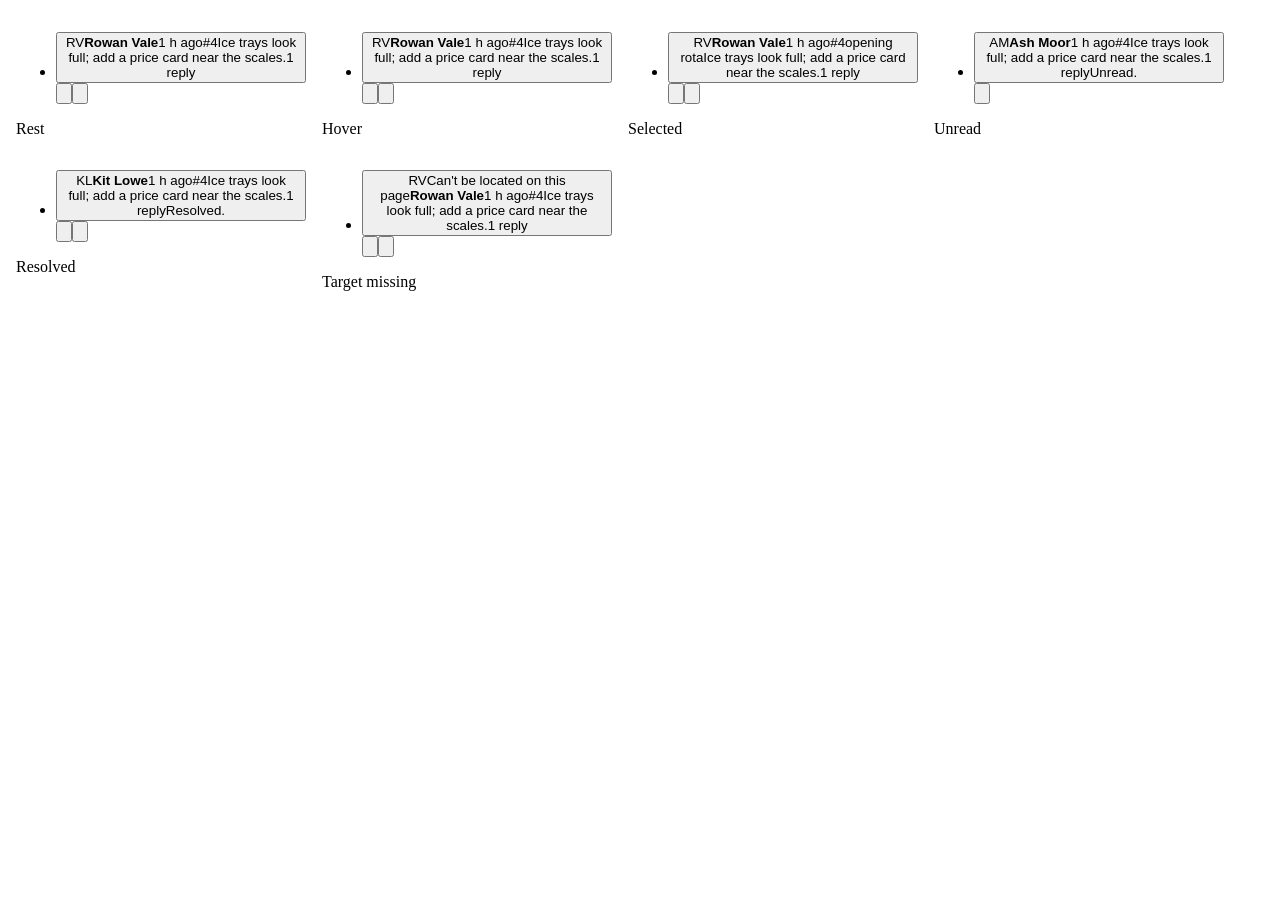
<file: design-system/project/components/Row/preview.html>
<!-- @dsCard group="Panel" height=586 width=880 -->
<!doctype html>
<meta charset="utf-8">
<style>
html,body{margin:0;background:var(--cm-base);color:var(--cm-text)}
.ds{display:flex;flex-wrap:wrap;gap:16px;padding:16px;align-items:flex-start}
.ds figure{margin:0;display:flex;flex-direction:column;gap:var(--cm-s2)}
.ds figcaption{font-size:var(--cm-fs-meta);color:var(--cm-text-meta)}
.stage{padding:var(--cm-s4);border:1px dashed var(--cm-border);border-radius:var(--cm-r-md);display:flex;align-items:flex-start;justify-content:center;min-height:64px;position:relative}
.stage{padding:var(--cm-s4);border:1px dashed var(--cm-border);border-radius:var(--cm-r-md);display:flex;align-items:flex-start;justify-content:center;min-height:64px;position:relative}
.stage.page{background:var(--cm-strip)}
.stage .pin,.stage .card,.stage aside,.stage .dock,.stage .note-banner{position:relative;left:auto;top:auto;right:auto;bottom:auto;transform:none}
.stage .pin{margin:0}
.stage .toast{position:relative;left:auto;bottom:auto;translate:none}
.stage .quoted{background:var(--cm-selected);color:var(--cm-text)}
.stage .menu{position:relative;top:auto;right:auto}
.stage .thread .menu{position:absolute;top:40px;right:8px}
.stage .dock{transform:none!important}
.stage aside{height:300px;width:300px;transition:none}
.stage aside.half{transform:translateX(35%);opacity:.9}
.stage:has(aside.half){overflow:hidden}
.stage .pin{flex:none}
.stage .scroll{padding:0;flex:none;overflow:visible;width:290px}
.stage .frozen{animation-play-state:paused!important;animation-delay:-.12s!important}
.stage .leaving.frozen{animation-delay:-.05s!important}
.stage .thread.short{max-height:250px}
.stage .thread.adrift{margin:0;height:auto;box-shadow:var(--cm-elev-3)}
.stage .ghostnote{color:var(--cm-text-hint);font-size:var(--cm-fs-meta);align-self:center}
.stage .target{position:relative;padding:var(--cm-s2) var(--cm-s3);color:var(--cm-text-body)}
.stage .target .wash{position:absolute;inset:0;transition:none}
.stage .plain{padding:var(--cm-s2) var(--cm-s3);color:var(--cm-text-body)}
</style>
<div class="ds">
<figure><div class="stage"><div class="scroll"><ul><li class=""><button class="pick" type="button" title="11/26/26, 11:53 AM"><span class="face" aria-hidden="true" style="--face: var(--cm-face-0); --face-ink: var(--cm-face-0-ink); --av: var(--cm-av-0); --av-ink: var(--cm-av-0-ink);">RV</span><span class="txt"><span class="who"><b>Rowan Vale</b><time>1 h ago</time><span class="meta">#4</span></span><span class="ex">Ice trays look full; add a price card near the scales.</span><span class="replies">1 reply</span><span class="sr"></span></span></button><span class="side-tools"><button class="tick" type="button" aria-label="Mark note 4 as unread" title="Mark as unread"><span class="ic"><svg viewBox="0 0 24 24" aria-hidden="true"><circle cx="12" cy="12" r="4.5"></circle></svg></span></button><button class="tick" type="button" aria-pressed="false" aria-label="Resolve note 4" title="Resolve"><span class="ic"><svg viewBox="0 0 24 24" aria-hidden="true"><path d="m5.5 12.5 4.2 4.2 8.8-9.4"></path></svg></span></button></span></li></ul></div></div><figcaption>Rest</figcaption></figure>
<figure><div class="stage"><div class="scroll"><ul><li class="is-hover"><button class="pick" type="button" title="11/26/26, 11:53 AM"><span class="face" aria-hidden="true" style="--face: var(--cm-face-0); --face-ink: var(--cm-face-0-ink); --av: var(--cm-av-0); --av-ink: var(--cm-av-0-ink);">RV</span><span class="txt"><span class="who"><b>Rowan Vale</b><time>1 h ago</time><span class="meta">#4</span></span><span class="ex">Ice trays look full; add a price card near the scales.</span><span class="replies">1 reply</span><span class="sr"></span></span></button><span class="side-tools"><button class="tick" type="button" aria-label="Mark note 4 as unread" title="Mark as unread"><span class="ic"><svg viewBox="0 0 24 24" aria-hidden="true"><circle cx="12" cy="12" r="4.5"></circle></svg></span></button><button class="tick" type="button" aria-pressed="false" aria-label="Resolve note 4" title="Resolve"><span class="ic"><svg viewBox="0 0 24 24" aria-hidden="true"><path d="m5.5 12.5 4.2 4.2 8.8-9.4"></path></svg></span></button></span></li></ul></div></div><figcaption>Hover</figcaption></figure>
<figure><div class="stage"><div class="scroll"><ul><li class="sel"><button class="pick" type="button" title="11/26/26, 11:53 AM" aria-current="true"><span class="face" aria-hidden="true" style="--face: var(--cm-face-0); --face-ink: var(--cm-face-0-ink); --av: var(--cm-av-0); --av-ink: var(--cm-av-0-ink);">RV</span><span class="txt"><span class="who"><b>Rowan Vale</b><time>1 h ago</time><span class="meta">#4</span></span><span class="q">opening rota</span><span class="ex">Ice trays look full; add a price card near the scales.</span><span class="replies">1 reply</span><span class="sr"></span></span></button><span class="side-tools"><button class="tick" type="button" aria-label="Mark note 4 as unread" title="Mark as unread"><span class="ic"><svg viewBox="0 0 24 24" aria-hidden="true"><circle cx="12" cy="12" r="4.5"></circle></svg></span></button><button class="tick" type="button" aria-pressed="false" aria-label="Resolve note 4" title="Resolve"><span class="ic"><svg viewBox="0 0 24 24" aria-hidden="true"><path d="m5.5 12.5 4.2 4.2 8.8-9.4"></path></svg></span></button></span></li></ul></div></div><figcaption>Selected</figcaption></figure>
<figure><div class="stage"><div class="scroll"><ul><li class="unread"><button class="pick" type="button" title="11/26/26, 11:53 AM"><span class="face" aria-hidden="true" style="--face: var(--cm-face-2); --face-ink: var(--cm-face-2-ink); --av: var(--cm-av-2); --av-ink: var(--cm-av-2-ink);">AM</span><span class="txt"><span class="who"><b>Ash Moor</b><time>1 h ago</time><span class="dot" aria-hidden="true"></span><span class="meta">#4</span></span><span class="ex">Ice trays look full; add a price card near the scales.</span><span class="replies">1 reply</span><span class="sr">Unread. </span></span></button><span class="side-tools"><button class="tick" type="button" aria-pressed="false" aria-label="Resolve note 4" title="Resolve"><span class="ic"><svg viewBox="0 0 24 24" aria-hidden="true"><path d="m5.5 12.5 4.2 4.2 8.8-9.4"></path></svg></span></button></span></li></ul></div></div><figcaption>Unread</figcaption></figure>
<figure><div class="stage"><div class="scroll"><ul><li class="resolved"><button class="pick" type="button" title="11/26/26, 11:53 AM"><span class="face" aria-hidden="true" style="--face: var(--cm-face-2); --face-ink: var(--cm-face-2-ink); --av: var(--cm-av-2); --av-ink: var(--cm-av-2-ink);">KL</span><span class="txt"><span class="who"><b>Kit Lowe</b><time>1 h ago</time><span class="meta">#4</span></span><span class="ex">Ice trays look full; add a price card near the scales.</span><span class="replies">1 reply</span><span class="sr">Resolved.</span></span></button><span class="side-tools"><button class="tick" type="button" aria-label="Mark note 4 as unread" title="Mark as unread"><span class="ic"><svg viewBox="0 0 24 24" aria-hidden="true"><circle cx="12" cy="12" r="4.5"></circle></svg></span></button><button class="tick" type="button" aria-pressed="true" aria-label="Reopen note 4" title="Reopen"><span class="ic"><svg viewBox="0 0 24 24" aria-hidden="true"><path d="m5.5 12.5 4.2 4.2 8.8-9.4"></path></svg></span></button></span></li></ul></div></div><figcaption>Resolved</figcaption></figure>
<figure><div class="stage"><div class="scroll"><ul><li class="lost"><button class="pick" type="button" title="Can't be located on this page"><span class="face" aria-hidden="true" style="--face: var(--cm-face-0); --face-ink: var(--cm-face-0-ink); --av: var(--cm-av-0); --av-ink: var(--cm-av-0-ink);">RV</span><span class="txt"><span class="meta">Can't be located on this page</span><span class="who"><b>Rowan Vale</b><time>1 h ago</time><span class="meta">#4</span></span><span class="ex">Ice trays look full; add a price card near the scales.</span><span class="replies">1 reply</span><span class="sr"></span></span></button><span class="side-tools"><button class="tick" type="button" aria-label="Mark note 4 as unread" title="Mark as unread"><span class="ic"><svg viewBox="0 0 24 24" aria-hidden="true"><circle cx="12" cy="12" r="4.5"></circle></svg></span></button><button class="tick" type="button" aria-pressed="false" aria-label="Resolve note 4" title="Resolve"><span class="ic"><svg viewBox="0 0 24 24" aria-hidden="true"><path d="m5.5 12.5 4.2 4.2 8.8-9.4"></path></svg></span></button></span></li></ul></div></div><figcaption>Target missing</figcaption></figure>
</div>
</file>
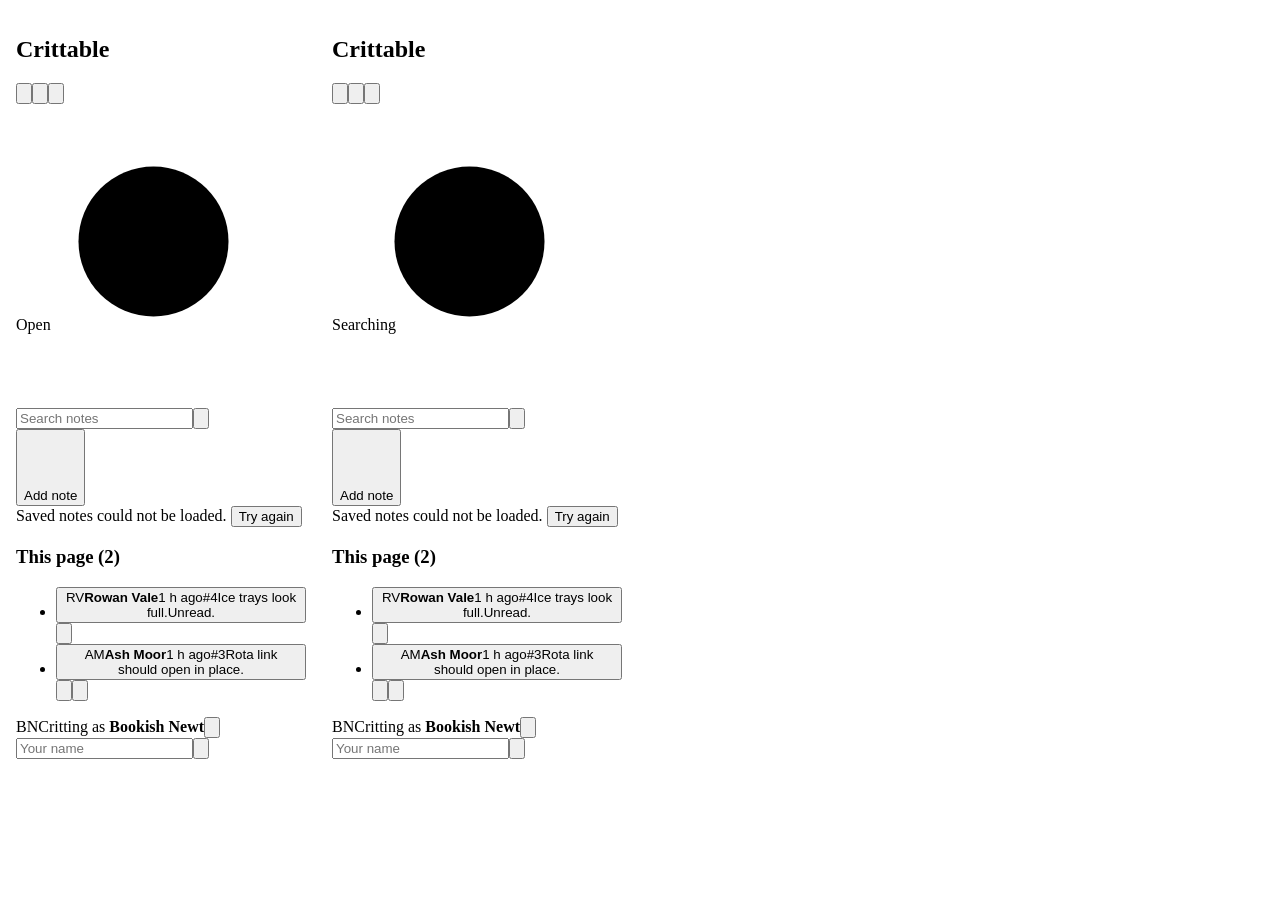
<file: design-system/project/components/Sidebar/preview.html>
<!-- @dsCard group="Panel" height=392 width=880 -->
<!doctype html>
<meta charset="utf-8">
<style>
html,body{margin:0;background:var(--cm-base);color:var(--cm-text)}
.ds{display:flex;flex-wrap:wrap;gap:16px;padding:16px;align-items:flex-start}
.ds figure{margin:0;display:flex;flex-direction:column;gap:var(--cm-s2)}
.ds figcaption{font-size:var(--cm-fs-meta);color:var(--cm-text-meta)}
.stage{padding:var(--cm-s4);border:1px dashed var(--cm-border);border-radius:var(--cm-r-md);display:flex;align-items:flex-start;justify-content:center;min-height:64px;position:relative}
.stage{padding:var(--cm-s4);border:1px dashed var(--cm-border);border-radius:var(--cm-r-md);display:flex;align-items:flex-start;justify-content:center;min-height:64px;position:relative}
.stage.page{background:var(--cm-strip)}
.stage .pin,.stage .card,.stage aside,.stage .dock,.stage .note-banner{position:relative;left:auto;top:auto;right:auto;bottom:auto;transform:none}
.stage .pin{margin:0}
.stage .toast{position:relative;left:auto;bottom:auto;translate:none}
.stage .quoted{background:var(--cm-selected);color:var(--cm-text)}
.stage .menu{position:relative;top:auto;right:auto}
.stage .thread .menu{position:absolute;top:40px;right:8px}
.stage .dock{transform:none!important}
.stage aside{height:300px;width:300px;transition:none}
.stage aside.half{transform:translateX(35%);opacity:.9}
.stage:has(aside.half){overflow:hidden}
.stage .pin{flex:none}
.stage .scroll{padding:0;flex:none;overflow:visible;width:290px}
.stage .frozen{animation-play-state:paused!important;animation-delay:-.12s!important}
.stage .leaving.frozen{animation-delay:-.05s!important}
.stage .thread.short{max-height:250px}
.stage .thread.adrift{margin:0;height:auto;box-shadow:var(--cm-elev-3)}
.stage .ghostnote{color:var(--cm-text-hint);font-size:var(--cm-fs-meta);align-self:center}
.stage .target{position:relative;padding:var(--cm-s2) var(--cm-s3);color:var(--cm-text-body)}
.stage .target .wash{position:absolute;inset:0;transition:none}
.stage .plain{padding:var(--cm-s2) var(--cm-s3);color:var(--cm-text-body)}
</style>
<div class="ds">
<figure><div class="stage"><aside aria-label="All notes" role="region" class="right"><header><h2><span class="lockup"><span class="brand" aria-hidden="true"><span class="eyes" aria-hidden="true"><i></i><i></i></span></span><span>Crittable</span></span></h2><button type="button" aria-label="Sort and filter" title="Sort and filter" aria-haspopup="menu" aria-expanded="false" class="icb" aria-controls="pw-menu-0"><span class="ic"><svg viewBox="0 0 24 24" aria-hidden="true"><path d="M4 6h16M7 12h10M10 18h4"></path></svg></span></button><button type="button" aria-label="More options" title="More options" aria-haspopup="menu" aria-expanded="false" class="icb" aria-controls="pw-menu-1"><span class="ic"><svg viewBox="0 0 24 24" aria-hidden="true"><circle cx="6" cy="12" r="1.3"></circle><circle cx="12" cy="12" r="1.3"></circle><circle cx="18" cy="12" r="1.3"></circle></svg></span></button><button type="button" aria-label="Close list" title="Close" class="icb" aria-expanded="false"><span class="ic"><svg viewBox="0 0 24 24" aria-hidden="true"><path d="m7 7 10 10M17 7 7 17"></path></svg></span></button></header><div class="tools"><div class="find"><span class="ic"><svg viewBox="0 0 24 24" aria-hidden="true"><circle cx="11" cy="11" r="6"></circle><path d="m16 16 4 4"></path></svg></span><input type="search" aria-label="Search notes" placeholder="Search notes"><button type="button" class="clear icb" aria-label="Clear search" aria-expanded="false"><span class="ic"><svg viewBox="0 0 24 24" aria-hidden="true"><path d="m7 7 10 10M17 7 7 17"></path></svg></span></button></div><button class="btn add" type="button" aria-pressed="false" title="Add note (C)"><span class="ic"><svg viewBox="0 0 24 24" aria-hidden="true"><path d="M12 5v14M5 12h14"></path></svg></span><span>Add note</span></button></div><div class="scroll"><div class="loading-rows" aria-label="Loading notes"><div class="ghost"></div><div class="ghost"></div><div class="ghost"></div></div><div class="load-failed" role="alert"><span>Saved notes could not be loaded. </span><button class="link" type="button">Try again</button></div><div class="listing"><div class="empty" role="status" hidden=""><span class="ic"><svg viewBox="0 0 24 24" aria-hidden="true"><path d="M4 20v-8a8 8 0 1 1 8 8zM10 10.5v3M14 10.5v3"></path></svg></span><p></p><p></p><button class="link" type="button"></button><div class="share" hidden=""><p>Send people this page's link and their notes show up here.</p><button class="link" type="button">Copy link</button></div></div><section><h3>This page (2)</h3><ul aria-label="Notes on this page"><li class="unread"><button class="pick" type="button" title="11/26/26, 11:53 AM"><span class="face" aria-hidden="true" style="--face: var(--cm-face-0); --face-ink: var(--cm-face-0-ink); --av: var(--cm-av-0); --av-ink: var(--cm-av-0-ink);">RV</span><span class="txt"><span class="who"><b>Rowan Vale</b><time>1 h ago</time><span class="dot" aria-hidden="true"></span><span class="meta">#4</span></span><span class="ex">Ice trays look full.</span><span class="sr">Unread. </span></span></button><span class="side-tools"><button class="tick" type="button" aria-pressed="false" aria-label="Resolve note 4" title="Resolve"><span class="ic"><svg viewBox="0 0 24 24" aria-hidden="true"><path d="m5.5 12.5 4.2 4.2 8.8-9.4"></path></svg></span></button></span></li><li class=""><button class="pick" type="button" title="11/26/26, 11:53 AM"><span class="face" aria-hidden="true" style="--face: var(--cm-face-2); --face-ink: var(--cm-face-2-ink); --av: var(--cm-av-2); --av-ink: var(--cm-av-2-ink);">AM</span><span class="txt"><span class="who"><b>Ash Moor</b><time>1 h ago</time><span class="meta">#3</span></span><span class="ex">Rota link should open in place.</span><span class="sr"></span></span></button><span class="side-tools"><button class="tick" type="button" aria-label="Mark note 3 as unread" title="Mark as unread"><span class="ic"><svg viewBox="0 0 24 24" aria-hidden="true"><circle cx="12" cy="12" r="4.5"></circle></svg></span></button><button class="tick" type="button" aria-pressed="false" aria-label="Resolve note 3" title="Resolve"><span class="ic"><svg viewBox="0 0 24 24" aria-hidden="true"><path d="m5.5 12.5 4.2 4.2 8.8-9.4"></path></svg></span></button></span></li></ul></section><section hidden=""><h3></h3><ul aria-label="Notes on other pages"></ul></section></div></div><footer class="you"><span class="mine"><span class="face" aria-hidden="true" style="--face: var(--cm-face-0); --face-ink: var(--cm-face-0-ink); --av: var(--cm-av-0); --av-ink: var(--cm-av-0-ink);">BN</span></span><span class="as">Critting as <b>Bookish Newt</b></span><button type="button" class="edit icb" aria-label="Use your name" title="Use your name" aria-expanded="false"><span class="ic"><svg viewBox="0 0 24 24" aria-hidden="true"><path d="M4 20l1-4.5L16.5 4a1.8 1.8 0 0 1 2.5 0l1 1a1.8 1.8 0 0 1 0 2.5L8.5 19zM14.5 6l3.5 3.5"></path></svg></span></button><input class="namefield" type="text" maxlength="40" placeholder="Your name" aria-label="Your name" autocomplete="off" data-1p-ignore="" data-lpignore="true" data-form-type="other"><button type="button" class="save icb" aria-label="Save name" title="Save name" aria-expanded="false"><span class="ic"><svg viewBox="0 0 24 24" aria-hidden="true"><path d="m5.5 12.5 4.2 4.2 8.8-9.4"></path></svg></span></button></footer><footer class="you reading" hidden=""><span class="as">You are reading. People with the link can add notes.</span></footer></aside></div><figcaption>Open</figcaption></figure>
<figure><div class="stage"><aside aria-label="All notes" role="region" class="right searching"><header><h2><span class="lockup"><span class="brand" aria-hidden="true"><span class="eyes" aria-hidden="true"><i></i><i></i></span></span><span>Crittable</span></span></h2><button type="button" aria-label="Sort and filter" title="Sort and filter" aria-haspopup="menu" aria-expanded="false" class="icb" aria-controls="pw-menu-0"><span class="ic"><svg viewBox="0 0 24 24" aria-hidden="true"><path d="M4 6h16M7 12h10M10 18h4"></path></svg></span></button><button type="button" aria-label="More options" title="More options" aria-haspopup="menu" aria-expanded="false" class="icb" aria-controls="pw-menu-1"><span class="ic"><svg viewBox="0 0 24 24" aria-hidden="true"><circle cx="6" cy="12" r="1.3"></circle><circle cx="12" cy="12" r="1.3"></circle><circle cx="18" cy="12" r="1.3"></circle></svg></span></button><button type="button" aria-label="Close list" title="Close" class="icb" aria-expanded="false"><span class="ic"><svg viewBox="0 0 24 24" aria-hidden="true"><path d="m7 7 10 10M17 7 7 17"></path></svg></span></button></header><div class="tools"><div class="find"><span class="ic"><svg viewBox="0 0 24 24" aria-hidden="true"><circle cx="11" cy="11" r="6"></circle><path d="m16 16 4 4"></path></svg></span><input type="search" aria-label="Search notes" placeholder="Search notes" class="is-focus"><button type="button" class="clear icb" aria-label="Clear search" aria-expanded="false"><span class="ic"><svg viewBox="0 0 24 24" aria-hidden="true"><path d="m7 7 10 10M17 7 7 17"></path></svg></span></button></div><button class="btn add" type="button" aria-pressed="false" title="Add note (C)"><span class="ic"><svg viewBox="0 0 24 24" aria-hidden="true"><path d="M12 5v14M5 12h14"></path></svg></span><span>Add note</span></button></div><div class="scroll"><div class="loading-rows" aria-label="Loading notes"><div class="ghost"></div><div class="ghost"></div><div class="ghost"></div></div><div class="load-failed" role="alert"><span>Saved notes could not be loaded. </span><button class="link" type="button">Try again</button></div><div class="listing"><div class="empty" role="status" hidden=""><span class="ic"><svg viewBox="0 0 24 24" aria-hidden="true"><path d="M4 20v-8a8 8 0 1 1 8 8zM10 10.5v3M14 10.5v3"></path></svg></span><p></p><p></p><button class="link" type="button"></button><div class="share" hidden=""><p>Send people this page's link and their notes show up here.</p><button class="link" type="button">Copy link</button></div></div><section><h3>This page (2)</h3><ul aria-label="Notes on this page"><li class="unread"><button class="pick" type="button" title="11/26/26, 11:53 AM"><span class="face" aria-hidden="true" style="--face: var(--cm-face-0); --face-ink: var(--cm-face-0-ink); --av: var(--cm-av-0); --av-ink: var(--cm-av-0-ink);">RV</span><span class="txt"><span class="who"><b>Rowan Vale</b><time>1 h ago</time><span class="dot" aria-hidden="true"></span><span class="meta">#4</span></span><span class="ex">Ice trays look full.</span><span class="sr">Unread. </span></span></button><span class="side-tools"><button class="tick" type="button" aria-pressed="false" aria-label="Resolve note 4" title="Resolve"><span class="ic"><svg viewBox="0 0 24 24" aria-hidden="true"><path d="m5.5 12.5 4.2 4.2 8.8-9.4"></path></svg></span></button></span></li><li class=""><button class="pick" type="button" title="11/26/26, 11:53 AM"><span class="face" aria-hidden="true" style="--face: var(--cm-face-2); --face-ink: var(--cm-face-2-ink); --av: var(--cm-av-2); --av-ink: var(--cm-av-2-ink);">AM</span><span class="txt"><span class="who"><b>Ash Moor</b><time>1 h ago</time><span class="meta">#3</span></span><span class="ex">Rota link should open in place.</span><span class="sr"></span></span></button><span class="side-tools"><button class="tick" type="button" aria-label="Mark note 3 as unread" title="Mark as unread"><span class="ic"><svg viewBox="0 0 24 24" aria-hidden="true"><circle cx="12" cy="12" r="4.5"></circle></svg></span></button><button class="tick" type="button" aria-pressed="false" aria-label="Resolve note 3" title="Resolve"><span class="ic"><svg viewBox="0 0 24 24" aria-hidden="true"><path d="m5.5 12.5 4.2 4.2 8.8-9.4"></path></svg></span></button></span></li></ul></section><section hidden=""><h3></h3><ul aria-label="Notes on other pages"></ul></section></div></div><footer class="you"><span class="mine"><span class="face" aria-hidden="true" style="--face: var(--cm-face-0); --face-ink: var(--cm-face-0-ink); --av: var(--cm-av-0); --av-ink: var(--cm-av-0-ink);">BN</span></span><span class="as">Critting as <b>Bookish Newt</b></span><button type="button" class="edit icb" aria-label="Use your name" title="Use your name" aria-expanded="false"><span class="ic"><svg viewBox="0 0 24 24" aria-hidden="true"><path d="M4 20l1-4.5L16.5 4a1.8 1.8 0 0 1 2.5 0l1 1a1.8 1.8 0 0 1 0 2.5L8.5 19zM14.5 6l3.5 3.5"></path></svg></span></button><input class="namefield" type="text" maxlength="40" placeholder="Your name" aria-label="Your name" autocomplete="off" data-1p-ignore="" data-lpignore="true" data-form-type="other"><button type="button" class="save icb" aria-label="Save name" title="Save name" aria-expanded="false"><span class="ic"><svg viewBox="0 0 24 24" aria-hidden="true"><path d="m5.5 12.5 4.2 4.2 8.8-9.4"></path></svg></span></button></footer><footer class="you reading" hidden=""><span class="as">You are reading. People with the link can add notes.</span></footer></aside></div><figcaption>Searching</figcaption></figure>
</div>
</file>
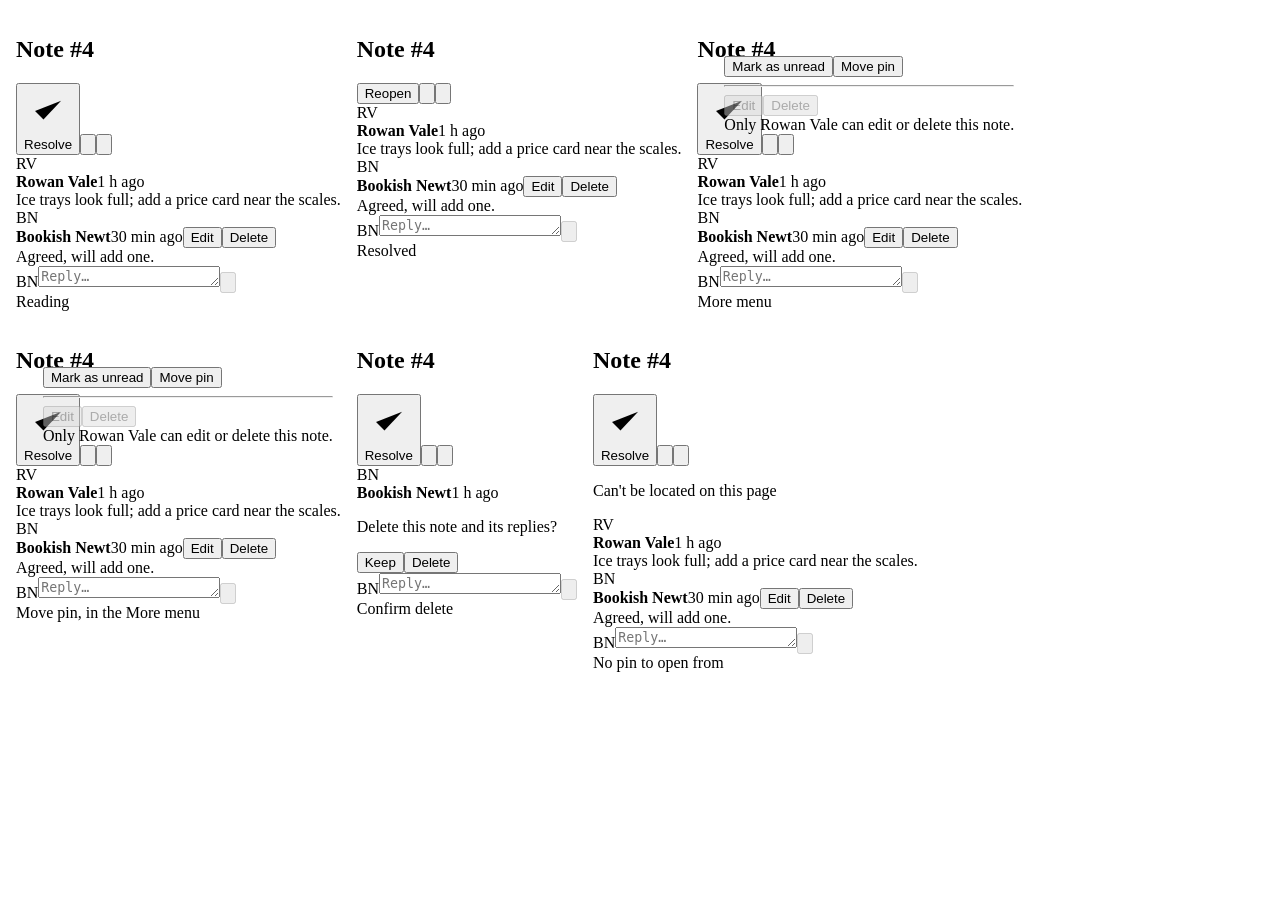
<file: design-system/project/components/ThreadCard/preview.html>
<!-- @dsCard group="Cards" height=959 width=880 -->
<!doctype html>
<meta charset="utf-8">
<style>
html,body{margin:0;background:var(--cm-base);color:var(--cm-text)}
.ds{display:flex;flex-wrap:wrap;gap:16px;padding:16px;align-items:flex-start}
.ds figure{margin:0;display:flex;flex-direction:column;gap:var(--cm-s2)}
.ds figcaption{font-size:var(--cm-fs-meta);color:var(--cm-text-meta)}
.stage{padding:var(--cm-s4);border:1px dashed var(--cm-border);border-radius:var(--cm-r-md);display:flex;align-items:flex-start;justify-content:center;min-height:64px;position:relative}
.stage{padding:var(--cm-s4);border:1px dashed var(--cm-border);border-radius:var(--cm-r-md);display:flex;align-items:flex-start;justify-content:center;min-height:64px;position:relative}
.stage.page{background:var(--cm-strip)}
.stage .pin,.stage .card,.stage aside,.stage .dock,.stage .note-banner{position:relative;left:auto;top:auto;right:auto;bottom:auto;transform:none}
.stage .pin{margin:0}
.stage .toast{position:relative;left:auto;bottom:auto;translate:none}
.stage .quoted{background:var(--cm-selected);color:var(--cm-text)}
.stage .menu{position:relative;top:auto;right:auto}
.stage .thread .menu{position:absolute;top:40px;right:8px}
.stage .dock{transform:none!important}
.stage aside{height:300px;width:300px;transition:none}
.stage aside.half{transform:translateX(35%);opacity:.9}
.stage:has(aside.half){overflow:hidden}
.stage .pin{flex:none}
.stage .scroll{padding:0;flex:none;overflow:visible;width:290px}
.stage .frozen{animation-play-state:paused!important;animation-delay:-.12s!important}
.stage .leaving.frozen{animation-delay:-.05s!important}
.stage .thread.short{max-height:250px}
.stage .thread.adrift{margin:0;height:auto;box-shadow:var(--cm-elev-3)}
.stage .ghostnote{color:var(--cm-text-hint);font-size:var(--cm-fs-meta);align-self:center}
.stage .target{position:relative;padding:var(--cm-s2) var(--cm-s3);color:var(--cm-text-body)}
.stage .target .wash{position:absolute;inset:0;transition:none}
.stage .plain{padding:var(--cm-s2) var(--cm-s3);color:var(--cm-text-body)}
</style>
<div class="ds">
<figure><div class="stage"><div class="card thread steady" tabindex="-1" role="dialog" aria-label="Note 4 by Rowan Vale"><header><h2>Note #4</h2><button class="tb resolve" type="button" aria-pressed="false"><span class="ic"><svg viewBox="0 0 24 24" aria-hidden="true"><path d="m5.5 12.5 4.2 4.2 8.8-9.4"></path></svg></span><span>Resolve</span></button><button type="button" aria-label="More options" aria-haspopup="menu" aria-expanded="false" class="icb"><span class="ic"><svg viewBox="0 0 24 24" aria-hidden="true"><circle cx="6" cy="12" r="1.3"></circle><circle cx="12" cy="12" r="1.3"></circle><circle cx="18" cy="12" r="1.3"></circle></svg></span></button><button type="button" aria-label="Close note" class="icb"><span class="ic"><svg viewBox="0 0 24 24" aria-hidden="true"><path d="m7 7 10 10M17 7 7 17"></path></svg></span></button><div class="menu" role="menu" aria-label="Note options" hidden=""><button type="button" role="menuitem">Mark as unread</button><button type="button" role="menuitem">Move pin</button><hr><button type="button" role="menuitem" disabled="" aria-describedby="pw-why-not">Edit</button><button type="button" role="menuitem" class="danger" disabled="" aria-describedby="pw-why-not">Delete</button><div class="cap why" id="pw-why-not">Only Rowan Vale can edit or delete this note.</div></div></header><div class="msgs"><div class="msg"><span class="face" aria-hidden="true" style="--face: var(--cm-face-0); --face-ink: var(--cm-face-0-ink); --av: var(--cm-av-0); --av-ink: var(--cm-av-0-ink);">RV</span><div class="col"><div class="who"><b>Rowan Vale</b><time title="11/26/26, 11:53 AM">1 h ago</time></div><div class="body">Ice trays look full; add a price card near the scales.</div></div></div><div class="msg reply"><span class="face" aria-hidden="true" style="--face: var(--cm-face-0); --face-ink: var(--cm-face-0-ink); --av: var(--cm-av-0); --av-ink: var(--cm-av-0-ink);">BN</span><div class="col"><div class="who"><b>Bookish Newt</b><time title="11/26/26, 12:23 PM">30 min ago</time><span class="acts"><button class="link" type="button" aria-label="Edit your reply">Edit</button><button class="link" type="button" aria-label="Delete your reply">Delete</button></span></div><div class="body">Agreed, will add one.</div></div></div></div><div class="compose"><span class="face" aria-hidden="true" style="--face: var(--cm-face-0); --face-ink: var(--cm-face-0-ink); --av: var(--cm-av-0); --av-ink: var(--cm-av-0-ink);">BN</span><textarea rows="1" maxlength="500" aria-label="Write a reply" placeholder="Reply…"></textarea><button class="send" type="button" aria-label="Send reply" disabled=""><span class="ic"><svg viewBox="0 0 24 24" aria-hidden="true"><path d="M4 12 20 4l-4 16-4-6.5zM12 13.5 20 4"></path></svg></span></button></div></div></div><figcaption>Reading</figcaption></figure>
<figure><div class="stage"><div class="card thread resolved steady" tabindex="-1" role="dialog" aria-label="Note 4 by Rowan Vale"><header><h2>Note #4</h2><button class="tb resolve" type="button" aria-pressed="true"><span>Reopen</span></button><button type="button" aria-label="More options" aria-haspopup="menu" aria-expanded="false" class="icb"><span class="ic"><svg viewBox="0 0 24 24" aria-hidden="true"><circle cx="6" cy="12" r="1.3"></circle><circle cx="12" cy="12" r="1.3"></circle><circle cx="18" cy="12" r="1.3"></circle></svg></span></button><button type="button" aria-label="Close note" class="icb"><span class="ic"><svg viewBox="0 0 24 24" aria-hidden="true"><path d="m7 7 10 10M17 7 7 17"></path></svg></span></button><div class="menu" role="menu" aria-label="Note options" hidden=""><button type="button" role="menuitem">Mark as unread</button><button type="button" role="menuitem">Move pin</button><hr><button type="button" role="menuitem" disabled="" aria-describedby="pw-why-not">Edit</button><button type="button" role="menuitem" class="danger" disabled="" aria-describedby="pw-why-not">Delete</button><div class="cap why" id="pw-why-not">Only Rowan Vale can edit or delete this note.</div></div></header><div class="msgs"><div class="msg"><span class="face" aria-hidden="true" style="--face: var(--cm-face-0); --face-ink: var(--cm-face-0-ink); --av: var(--cm-av-0); --av-ink: var(--cm-av-0-ink);">RV</span><div class="col"><div class="who"><b>Rowan Vale</b><time title="11/26/26, 11:53 AM">1 h ago</time></div><div class="body">Ice trays look full; add a price card near the scales.</div></div></div><div class="msg reply"><span class="face" aria-hidden="true" style="--face: var(--cm-face-0); --face-ink: var(--cm-face-0-ink); --av: var(--cm-av-0); --av-ink: var(--cm-av-0-ink);">BN</span><div class="col"><div class="who"><b>Bookish Newt</b><time title="11/26/26, 12:23 PM">30 min ago</time><span class="acts"><button class="link" type="button" aria-label="Edit your reply">Edit</button><button class="link" type="button" aria-label="Delete your reply">Delete</button></span></div><div class="body">Agreed, will add one.</div></div></div></div><div class="compose"><span class="face" aria-hidden="true" style="--face: var(--cm-face-0); --face-ink: var(--cm-face-0-ink); --av: var(--cm-av-0); --av-ink: var(--cm-av-0-ink);">BN</span><textarea rows="1" maxlength="500" aria-label="Write a reply" placeholder="Reply…"></textarea><button class="send" type="button" aria-label="Send reply" disabled=""><span class="ic"><svg viewBox="0 0 24 24" aria-hidden="true"><path d="M4 12 20 4l-4 16-4-6.5zM12 13.5 20 4"></path></svg></span></button></div></div></div><figcaption>Resolved</figcaption></figure>
<figure><div class="stage"><div class="card thread steady" tabindex="-1" role="dialog" aria-label="Note 4 by Rowan Vale"><header><h2>Note #4</h2><button class="tb resolve" type="button" aria-pressed="false"><span class="ic"><svg viewBox="0 0 24 24" aria-hidden="true"><path d="m5.5 12.5 4.2 4.2 8.8-9.4"></path></svg></span><span>Resolve</span></button><button type="button" aria-label="More options" aria-haspopup="menu" aria-expanded="true" class="icb"><span class="ic"><svg viewBox="0 0 24 24" aria-hidden="true"><circle cx="6" cy="12" r="1.3"></circle><circle cx="12" cy="12" r="1.3"></circle><circle cx="18" cy="12" r="1.3"></circle></svg></span></button><button type="button" aria-label="Close note" class="icb"><span class="ic"><svg viewBox="0 0 24 24" aria-hidden="true"><path d="m7 7 10 10M17 7 7 17"></path></svg></span></button><div class="menu" role="menu" aria-label="Note options"><button type="button" role="menuitem">Mark as unread</button><button type="button" role="menuitem">Move pin</button><hr><button type="button" role="menuitem" disabled="" aria-describedby="pw-why-not">Edit</button><button type="button" role="menuitem" class="danger" disabled="" aria-describedby="pw-why-not">Delete</button><div class="cap why" id="pw-why-not">Only Rowan Vale can edit or delete this note.</div></div></header><div class="msgs"><div class="msg"><span class="face" aria-hidden="true" style="--face: var(--cm-face-0); --face-ink: var(--cm-face-0-ink); --av: var(--cm-av-0); --av-ink: var(--cm-av-0-ink);">RV</span><div class="col"><div class="who"><b>Rowan Vale</b><time title="11/26/26, 11:53 AM">1 h ago</time></div><div class="body">Ice trays look full; add a price card near the scales.</div></div></div><div class="msg reply"><span class="face" aria-hidden="true" style="--face: var(--cm-face-0); --face-ink: var(--cm-face-0-ink); --av: var(--cm-av-0); --av-ink: var(--cm-av-0-ink);">BN</span><div class="col"><div class="who"><b>Bookish Newt</b><time title="11/26/26, 12:23 PM">30 min ago</time><span class="acts"><button class="link" type="button" aria-label="Edit your reply">Edit</button><button class="link" type="button" aria-label="Delete your reply">Delete</button></span></div><div class="body">Agreed, will add one.</div></div></div></div><div class="compose"><span class="face" aria-hidden="true" style="--face: var(--cm-face-0); --face-ink: var(--cm-face-0-ink); --av: var(--cm-av-0); --av-ink: var(--cm-av-0-ink);">BN</span><textarea rows="1" maxlength="500" aria-label="Write a reply" placeholder="Reply…"></textarea><button class="send" type="button" aria-label="Send reply" disabled=""><span class="ic"><svg viewBox="0 0 24 24" aria-hidden="true"><path d="M4 12 20 4l-4 16-4-6.5zM12 13.5 20 4"></path></svg></span></button></div></div></div><figcaption>More menu</figcaption></figure>
<figure><div class="stage"><div class="card thread steady" tabindex="-1" role="dialog" aria-label="Note 4 by Rowan Vale"><header><h2>Note #4</h2><button class="tb resolve" type="button" aria-pressed="false"><span class="ic"><svg viewBox="0 0 24 24" aria-hidden="true"><path d="m5.5 12.5 4.2 4.2 8.8-9.4"></path></svg></span><span>Resolve</span></button><button type="button" aria-label="More options" aria-haspopup="menu" aria-expanded="true" class="icb"><span class="ic"><svg viewBox="0 0 24 24" aria-hidden="true"><circle cx="6" cy="12" r="1.3"></circle><circle cx="12" cy="12" r="1.3"></circle><circle cx="18" cy="12" r="1.3"></circle></svg></span></button><button type="button" aria-label="Close note" class="icb"><span class="ic"><svg viewBox="0 0 24 24" aria-hidden="true"><path d="m7 7 10 10M17 7 7 17"></path></svg></span></button><div class="menu" role="menu" aria-label="Note options"><button type="button" role="menuitem">Mark as unread</button><button type="button" role="menuitem">Move pin</button><hr><button type="button" role="menuitem" disabled="" aria-describedby="pw-why-not">Edit</button><button type="button" role="menuitem" class="danger" disabled="" aria-describedby="pw-why-not">Delete</button><div class="cap why" id="pw-why-not">Only Rowan Vale can edit or delete this note.</div></div></header><div class="msgs"><div class="msg"><span class="face" aria-hidden="true" style="--face: var(--cm-face-0); --face-ink: var(--cm-face-0-ink); --av: var(--cm-av-0); --av-ink: var(--cm-av-0-ink);">RV</span><div class="col"><div class="who"><b>Rowan Vale</b><time title="11/26/26, 11:53 AM">1 h ago</time></div><div class="body">Ice trays look full; add a price card near the scales.</div></div></div><div class="msg reply"><span class="face" aria-hidden="true" style="--face: var(--cm-face-0); --face-ink: var(--cm-face-0-ink); --av: var(--cm-av-0); --av-ink: var(--cm-av-0-ink);">BN</span><div class="col"><div class="who"><b>Bookish Newt</b><time title="11/26/26, 12:23 PM">30 min ago</time><span class="acts"><button class="link" type="button" aria-label="Edit your reply">Edit</button><button class="link" type="button" aria-label="Delete your reply">Delete</button></span></div><div class="body">Agreed, will add one.</div></div></div></div><div class="compose"><span class="face" aria-hidden="true" style="--face: var(--cm-face-0); --face-ink: var(--cm-face-0-ink); --av: var(--cm-av-0); --av-ink: var(--cm-av-0-ink);">BN</span><textarea rows="1" maxlength="500" aria-label="Write a reply" placeholder="Reply…"></textarea><button class="send" type="button" aria-label="Send reply" disabled=""><span class="ic"><svg viewBox="0 0 24 24" aria-hidden="true"><path d="M4 12 20 4l-4 16-4-6.5zM12 13.5 20 4"></path></svg></span></button></div></div></div><figcaption>Move pin, in the More menu</figcaption></figure>
<figure><div class="stage"><div class="card thread steady" tabindex="-1" role="dialog" aria-label="Note 4 by Bookish Newt"><header><h2>Note #4</h2><button class="tb resolve" type="button" aria-pressed="false"><span class="ic"><svg viewBox="0 0 24 24" aria-hidden="true"><path d="m5.5 12.5 4.2 4.2 8.8-9.4"></path></svg></span><span>Resolve</span></button><button type="button" aria-label="More options" aria-haspopup="menu" aria-expanded="false" class="icb"><span class="ic"><svg viewBox="0 0 24 24" aria-hidden="true"><circle cx="6" cy="12" r="1.3"></circle><circle cx="12" cy="12" r="1.3"></circle><circle cx="18" cy="12" r="1.3"></circle></svg></span></button><button type="button" aria-label="Close note" class="icb"><span class="ic"><svg viewBox="0 0 24 24" aria-hidden="true"><path d="m7 7 10 10M17 7 7 17"></path></svg></span></button><div class="menu" role="menu" aria-label="Note options" hidden=""><button type="button" role="menuitem">Mark as unread</button><button type="button" role="menuitem">Move pin</button><hr><button type="button" role="menuitem">Edit</button><button type="button" role="menuitem" class="danger">Delete</button></div></header><div class="msgs"><div class="msg"><span class="face" aria-hidden="true" style="--face: var(--cm-face-0); --face-ink: var(--cm-face-0-ink); --av: var(--cm-av-0); --av-ink: var(--cm-av-0-ink);">BN</span><div class="col"><div class="who"><b>Bookish Newt</b><time title="11/26/26, 11:53 AM">1 h ago</time></div><div class="confirm" role="group" aria-label="Confirm delete"><p>Delete this note and its replies?</p><div class="row"><button class="quiet" type="button">Keep</button><button class="btn danger" type="button">Delete</button></div></div></div></div></div><div class="compose"><span class="face" aria-hidden="true" style="--face: var(--cm-face-0); --face-ink: var(--cm-face-0-ink); --av: var(--cm-av-0); --av-ink: var(--cm-av-0-ink);">BN</span><textarea rows="1" maxlength="500" aria-label="Write a reply" placeholder="Reply…"></textarea><button class="send" type="button" aria-label="Send reply" disabled=""><span class="ic"><svg viewBox="0 0 24 24" aria-hidden="true"><path d="M4 12 20 4l-4 16-4-6.5zM12 13.5 20 4"></path></svg></span></button></div></div></div><figcaption>Confirm delete</figcaption></figure>
<figure><div class="stage"><div class="card thread adrift steady" tabindex="-1" role="dialog" aria-label="Note 4 by Rowan Vale"><header><h2>Note #4</h2><button class="tb resolve" type="button" aria-pressed="false"><span class="ic"><svg viewBox="0 0 24 24" aria-hidden="true"><path d="m5.5 12.5 4.2 4.2 8.8-9.4"></path></svg></span><span>Resolve</span></button><button type="button" aria-label="More options" aria-haspopup="menu" aria-expanded="false" class="icb"><span class="ic"><svg viewBox="0 0 24 24" aria-hidden="true"><circle cx="6" cy="12" r="1.3"></circle><circle cx="12" cy="12" r="1.3"></circle><circle cx="18" cy="12" r="1.3"></circle></svg></span></button><button type="button" aria-label="Close note" class="icb"><span class="ic"><svg viewBox="0 0 24 24" aria-hidden="true"><path d="m7 7 10 10M17 7 7 17"></path></svg></span></button><div class="menu" role="menu" aria-label="Note options" hidden=""><button type="button" role="menuitem">Mark as unread</button><button type="button" role="menuitem">Move pin</button><hr><button type="button" role="menuitem" disabled="" aria-describedby="pw-why-not">Edit</button><button type="button" role="menuitem" class="danger" disabled="" aria-describedby="pw-why-not">Delete</button><div class="cap why" id="pw-why-not">Only Rowan Vale can edit or delete this note.</div></div></header><p class="adrift-why">Can't be located on this page</p><div class="msgs"><div class="msg"><span class="face" aria-hidden="true" style="--face: var(--cm-face-0); --face-ink: var(--cm-face-0-ink); --av: var(--cm-av-0); --av-ink: var(--cm-av-0-ink);">RV</span><div class="col"><div class="who"><b>Rowan Vale</b><time title="11/26/26, 11:53 AM">1 h ago</time></div><div class="body">Ice trays look full; add a price card near the scales.</div></div></div><div class="msg reply"><span class="face" aria-hidden="true" style="--face: var(--cm-face-0); --face-ink: var(--cm-face-0-ink); --av: var(--cm-av-0); --av-ink: var(--cm-av-0-ink);">BN</span><div class="col"><div class="who"><b>Bookish Newt</b><time title="11/26/26, 12:23 PM">30 min ago</time><span class="acts"><button class="link" type="button" aria-label="Edit your reply">Edit</button><button class="link" type="button" aria-label="Delete your reply">Delete</button></span></div><div class="body">Agreed, will add one.</div></div></div></div><div class="compose"><span class="face" aria-hidden="true" style="--face: var(--cm-face-0); --face-ink: var(--cm-face-0-ink); --av: var(--cm-av-0); --av-ink: var(--cm-av-0-ink);">BN</span><textarea rows="1" maxlength="500" aria-label="Write a reply" placeholder="Reply…"></textarea><button class="send" type="button" aria-label="Send reply" disabled=""><span class="ic"><svg viewBox="0 0 24 24" aria-hidden="true"><path d="M4 12 20 4l-4 16-4-6.5zM12 13.5 20 4"></path></svg></span></button></div></div></div><figcaption>No pin to open from</figcaption></figure>
</div>
</file>
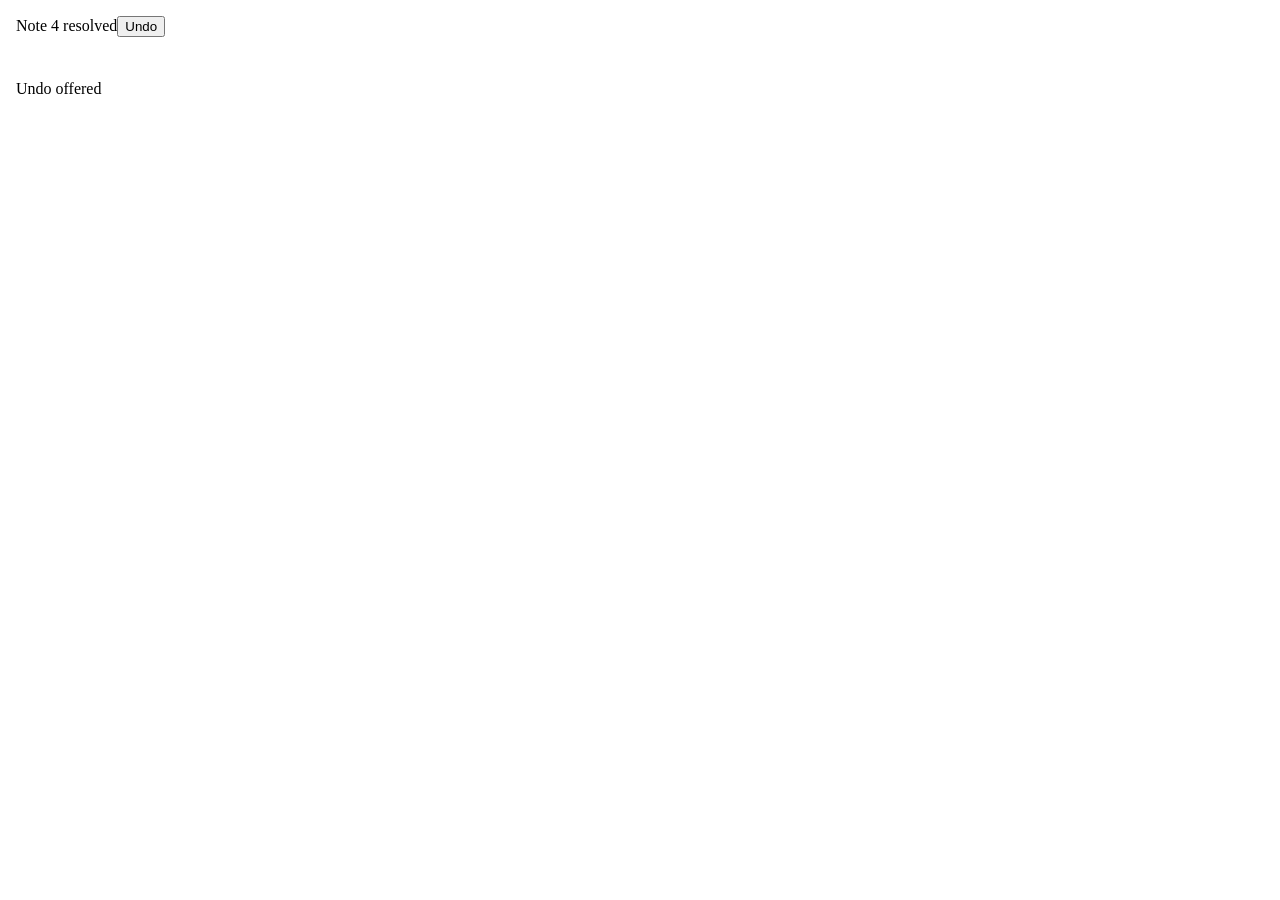
<file: design-system/project/components/Toast/preview.html>
<!-- @dsCard group="Page" height=137 width=880 -->
<!doctype html>
<meta charset="utf-8">
<style>
html,body{margin:0;background:var(--cm-base);color:var(--cm-text)}
.ds{display:flex;flex-wrap:wrap;gap:16px;padding:16px;align-items:flex-start}
.ds figure{margin:0;display:flex;flex-direction:column;gap:var(--cm-s2)}
.ds figcaption{font-size:var(--cm-fs-meta);color:var(--cm-text-meta)}
.stage{padding:var(--cm-s4);border:1px dashed var(--cm-border);border-radius:var(--cm-r-md);display:flex;align-items:flex-start;justify-content:center;min-height:64px;position:relative}
.stage{padding:var(--cm-s4);border:1px dashed var(--cm-border);border-radius:var(--cm-r-md);display:flex;align-items:flex-start;justify-content:center;min-height:64px;position:relative}
.stage.page{background:var(--cm-strip)}
.stage .pin,.stage .card,.stage aside,.stage .dock,.stage .note-banner{position:relative;left:auto;top:auto;right:auto;bottom:auto;transform:none}
.stage .pin{margin:0}
.stage .toast{position:relative;left:auto;bottom:auto;translate:none}
.stage .quoted{background:var(--cm-selected);color:var(--cm-text)}
.stage .menu{position:relative;top:auto;right:auto}
.stage .thread .menu{position:absolute;top:40px;right:8px}
.stage .dock{transform:none!important}
.stage aside{height:300px;width:300px;transition:none}
.stage aside.half{transform:translateX(35%);opacity:.9}
.stage:has(aside.half){overflow:hidden}
.stage .pin{flex:none}
.stage .scroll{padding:0;flex:none;overflow:visible;width:290px}
.stage .frozen{animation-play-state:paused!important;animation-delay:-.12s!important}
.stage .leaving.frozen{animation-delay:-.05s!important}
.stage .thread.short{max-height:250px}
.stage .thread.adrift{margin:0;height:auto;box-shadow:var(--cm-elev-3)}
.stage .ghostnote{color:var(--cm-text-hint);font-size:var(--cm-fs-meta);align-self:center}
.stage .target{position:relative;padding:var(--cm-s2) var(--cm-s3);color:var(--cm-text-body)}
.stage .target .wash{position:absolute;inset:0;transition:none}
.stage .plain{padding:var(--cm-s2) var(--cm-s3);color:var(--cm-text-body)}
</style>
<div class="ds">
<figure><div class="stage page"><div class="toast" role="status"><span>Note 4 resolved</span><button type="button">Undo</button></div></div><figcaption>Undo offered</figcaption></figure>
</div>
</file>
<file: site/tokens.css>
/* Ink and Highlighter tokens for our own pages. Generated from crittable/pinwall.js by scripts/export_design_system.js; do not edit. */
:root{--cm-base:#f6f6f9;--cm-raised:#ffffff;--cm-hover:rgba(24,22,48,.06);--cm-overlay:#ffffff;--cm-input:#ffffff;--cm-strip:#efeff4;--cm-selected:rgba(255,216,58,.42);--cm-accent-wash:rgba(255,216,58,.30);--cm-halo:rgba(255,216,58,.55);--cm-text:#17161f;--cm-text-author:#2a2935;--cm-text-body:#3a3c4a;--cm-text-meta:#5c6072;--cm-text-hint:#676b7d;--cm-border-hair:rgba(24,22,48,.10);--cm-border:rgba(24,22,48,.18);--cm-border-emph:rgba(24,22,48,.47);--cm-control-edge:#17161f;--cm-accent:#ffd83a;--cm-accent-ink:#17161f;--cm-accent-deep:#f2c200;--cm-on-accent:#17161f;--cm-accent-edge:#17161f;--cm-focus:#17161f;--cm-card-edge:rgba(24,22,48,.60);--cm-ok:#1d8448;--cm-warn:#a8480c;--cm-err:#bf2539;--cm-on-err:#ffffff;--cm-info:#2a68c8;--cm-neutral:#566780;--cm-done:#1d8448;--cm-on-done:#ffffff;--cm-send-off:#dfdfe6;--cm-send-off-ink:#8b8e9d;--cm-dock-edge:rgba(24,22,48,.10);--cm-shade:24,22,48;--cm-shade-a:.10;--cm-face-0:#a2c2cb;--cm-face-0-ink:#033843;--cm-face-1:#e8acc5;--cm-face-1-ink:#5f153d;--cm-face-2:#a7bdf5;--cm-face-2-ink:#1a2c72;--cm-face-3:#a6c6ae;--cm-face-3-ink:#0d3d21;--cm-face-4:#c6aedd;--cm-face-4-ink:#3d1c56;--cm-face-5:#edaea8;--cm-face-5-ink:#641717;--cm-av-0:#a2c2cb;--cm-av-0-ink:#033843;--cm-av-1:#e8acc5;--cm-av-1-ink:#5f153d;--cm-av-2:#a7bdf5;--cm-av-2-ink:#1a2c72;--cm-av-3:#a6c6ae;--cm-av-3-ink:#0d3d21;--cm-av-4:#c6aedd;--cm-av-4-ink:#3d1c56;--cm-av-5:#edaea8;--cm-av-5-ink:#641717;--cm-pin-ink:#15171c;--cm-pin-paper:#ffffff;--cm-pin-ring:rgba(255,255,255,.75);--cm-pin-wash:rgba(255,216,58,.34);--cm-pin-drop:0 2px 5px rgba(0,0,0,.28);--cm-pin-lift:0 8px 20px rgba(0,0,0,.32);--cm-s1:4px;--cm-s2:8px;--cm-s3:12px;--cm-s4:16px;--cm-s5:20px;--cm-s6:24px;--cm-r-sm:6px;--cm-r-md:8px;--cm-r-lg:14px;--cm-r-tip:3px;--cm-r-full:999px;--cm-font:system-ui,-apple-system,"Segoe UI",Roboto,sans-serif;--cm-fs-face:10px;--cm-fs-meta:12px;--cm-fs-body:14px;--cm-fs-head:14px;--cm-fs-type:16px;--cm-fw-regular:400;--cm-fw-strong:600;--cm-lh:1.45;--cm-elev-1:0 1px 2px rgba(var(--cm-shade),calc(var(--cm-shade-a)*1)),0 1px 4px rgba(var(--cm-shade),calc(var(--cm-shade-a)*.8));--cm-elev-2:0 4px 14px rgba(var(--cm-shade),calc(var(--cm-shade-a)*1.4)),0 1px 3px rgba(var(--cm-shade),var(--cm-shade-a));--cm-elev-3:0 12px 32px rgba(var(--cm-shade),calc(var(--cm-shade-a)*1.8)),0 2px 6px rgba(var(--cm-shade),var(--cm-shade-a));--cm-elev-edge:0 0 24px rgba(var(--cm-shade),calc(var(--cm-shade-a)*1.6));--cm-z-dock:900;--cm-z-card:1000;--cm-z-panel:1100;--cm-z-banner:1200;--cm-fast:.15s;--cm-medium:.3s;--cm-linger:.8s;--cm-instant:0s;--cm-ease:cubic-bezier(.2,.7,.3,1);--cm-mark-blink:.36s;--cm-mark-nod:.3s;--cm-mark-shut:cubic-bezier(.4,0,.9,.6);--cm-mark-open:cubic-bezier(.1,.8,.3,1);--cm-plant:.26s;color-scheme:light}
@media (prefers-color-scheme:dark){:root:not([data-theme=light]){--cm-base:#121218;--cm-raised:#1c1c25;--cm-hover:#282832;--cm-overlay:#16161d;--cm-input:#0d0d12;--cm-strip:#1a1a22;--cm-selected:rgba(255,216,58,.16);--cm-accent-wash:rgba(255,216,58,.12);--cm-halo:rgba(255,216,58,.30);--cm-text:#f3f3f8;--cm-text-author:#dedee8;--cm-text-body:#c6c8d5;--cm-text-meta:#9a9eb0;--cm-text-hint:#8d91a3;--cm-border-hair:rgba(255,255,255,.07);--cm-border:rgba(255,255,255,.13);--cm-border-emph:rgba(255,255,255,.34);--cm-control-edge:rgba(255,255,255,.13);--cm-accent:#ffd83a;--cm-accent-ink:#ffd83a;--cm-accent-deep:#ffe36e;--cm-on-accent:#15151b;--cm-accent-edge:transparent;--cm-focus:#ffd83a;--cm-card-edge:rgba(255,255,255,.34);--cm-ok:#3fcf7f;--cm-warn:#ff9d57;--cm-err:#ff6b7e;--cm-on-err:#15151b;--cm-info:#5ca4ff;--cm-neutral:#8a99b0;--cm-done:#d8dae2;--cm-on-done:#15151b;--cm-send-off:#2b2b35;--cm-send-off-ink:#6c6f7e;--cm-dock-edge:transparent;--cm-shade:0,0,0;--cm-shade-a:.42;--cm-face-0:#1b3b47;--cm-face-0-ink:#cedfe3;--cm-face-1:#5a2542;--cm-face-1-ink:#f4d3e0;--cm-face-2:#24336a;--cm-face-2-ink:#d0dcfb;--cm-face-3:#1f3f2e;--cm-face-3-ink:#d0e1d4;--cm-face-4:#3f2855;--cm-face-4-ink:#e1d4ed;--cm-face-5:#5e2728;--cm-face-5-ink:#f7d5d1;color-scheme:dark}}
</file>
